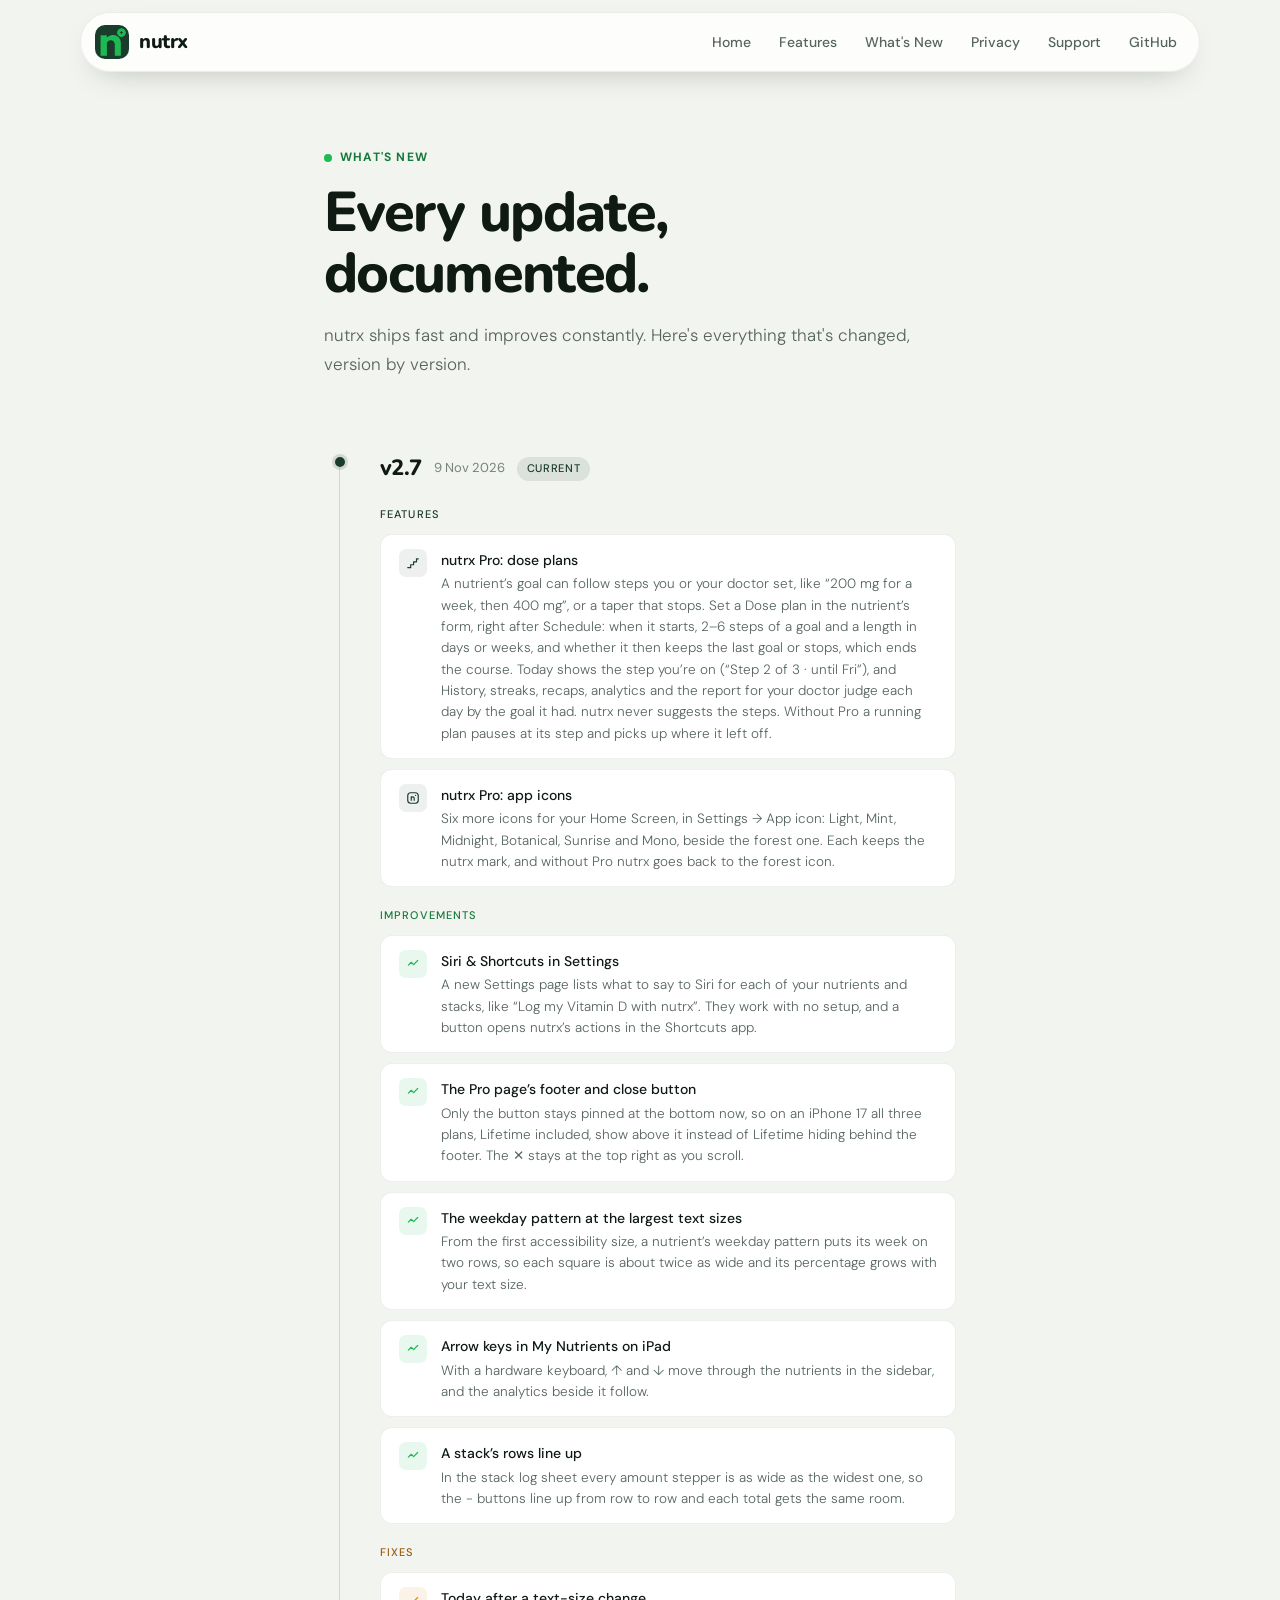
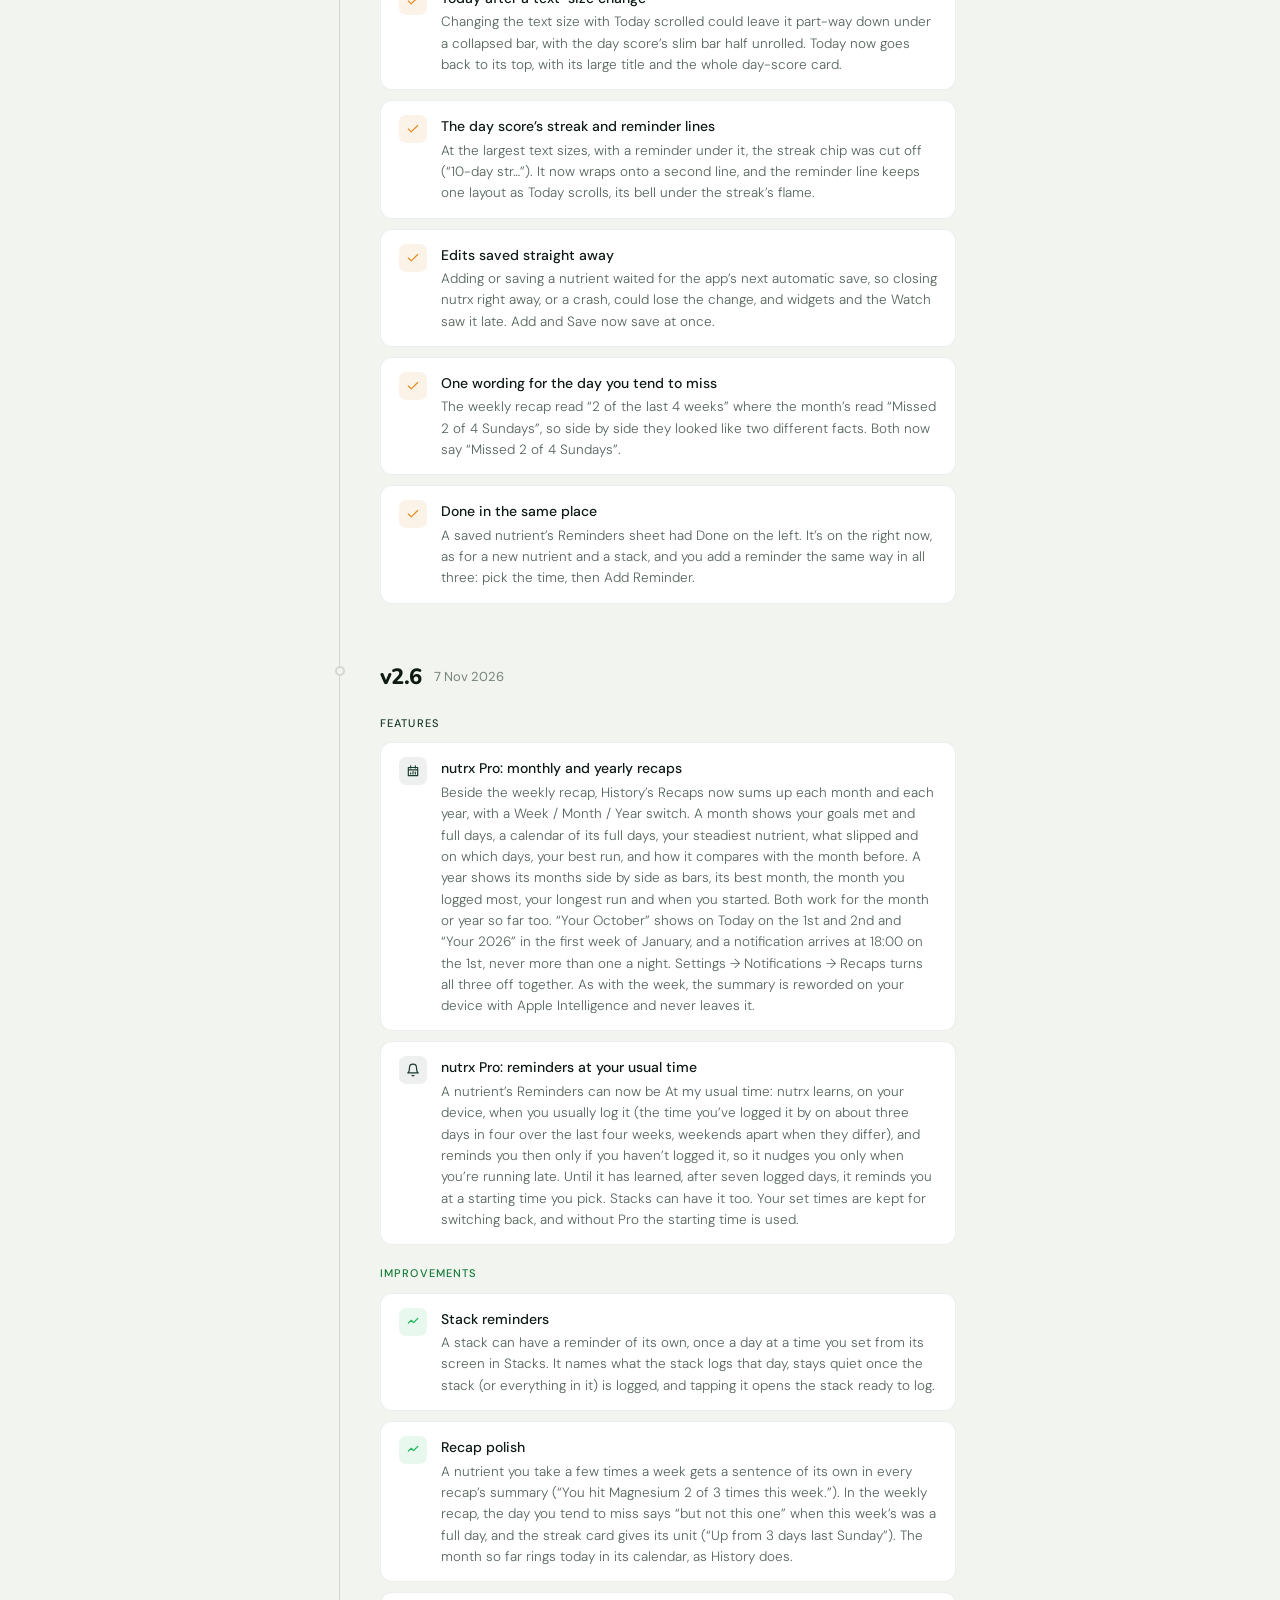
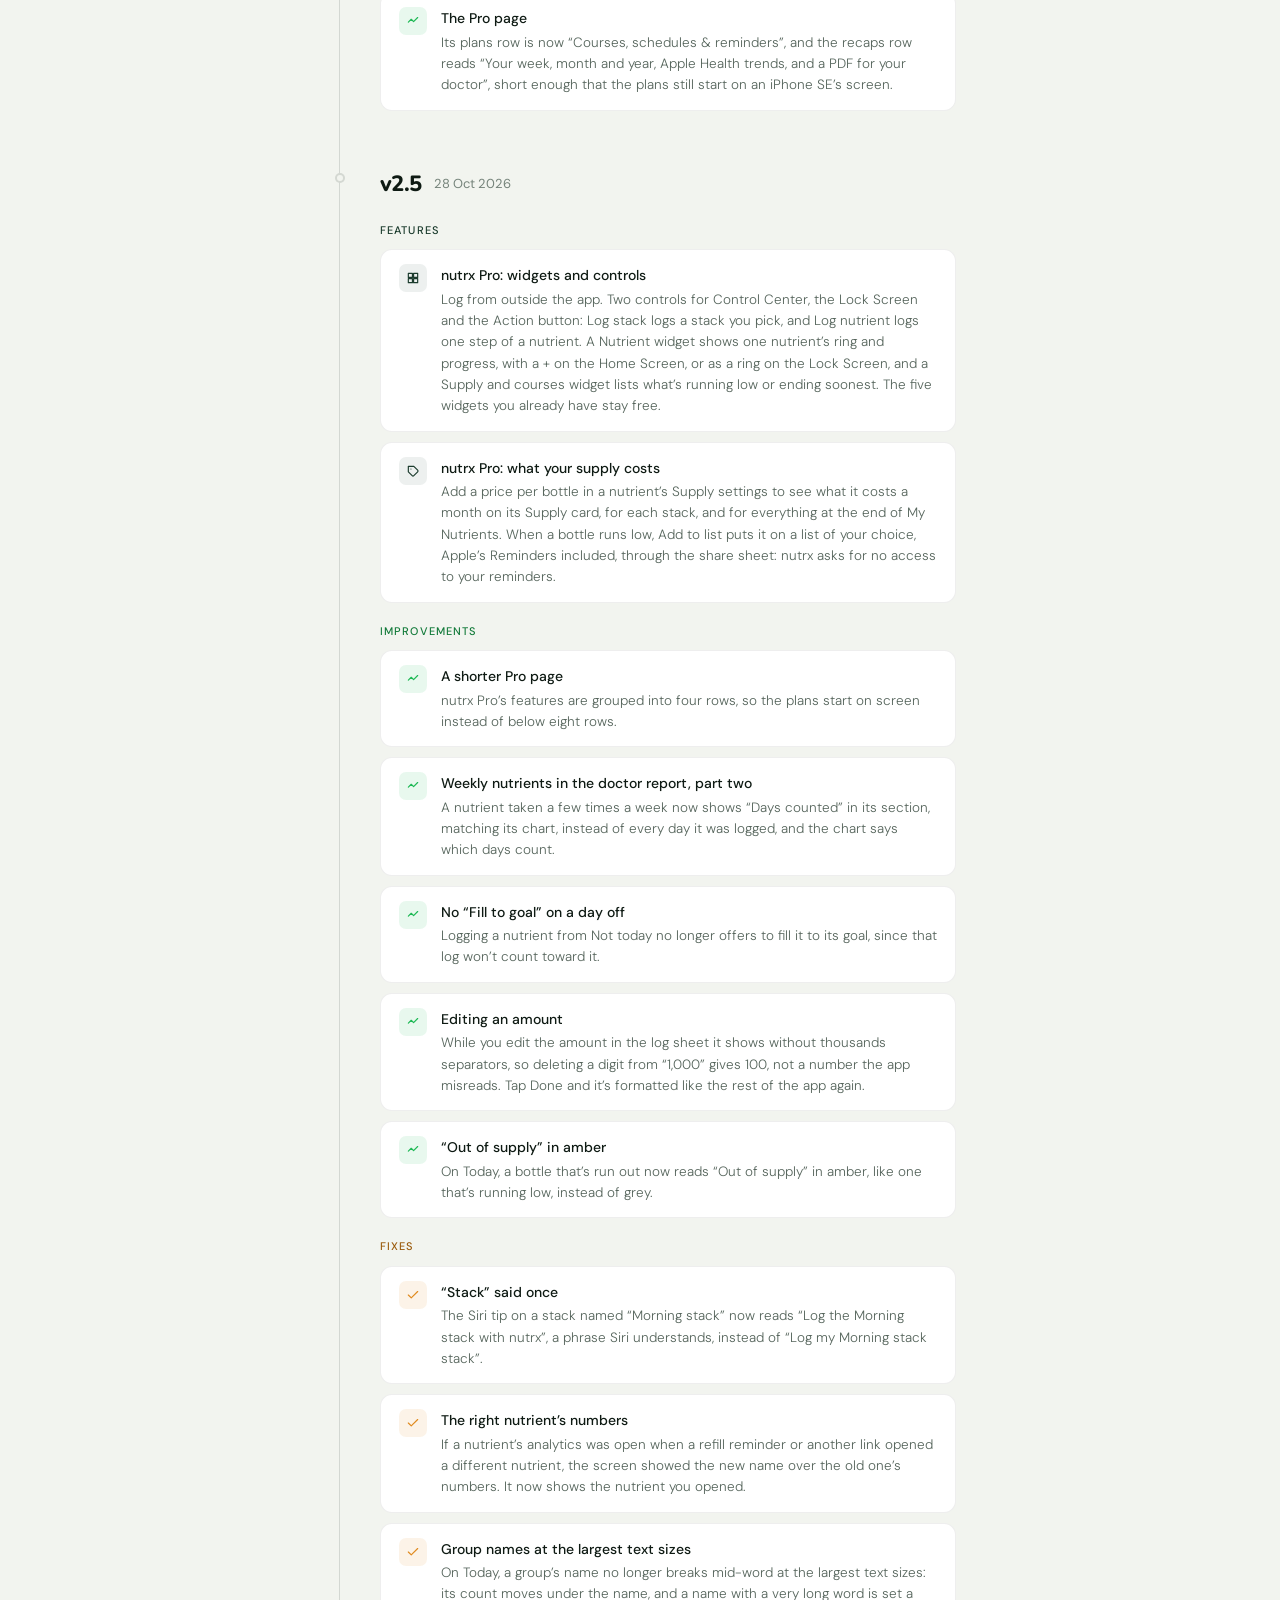
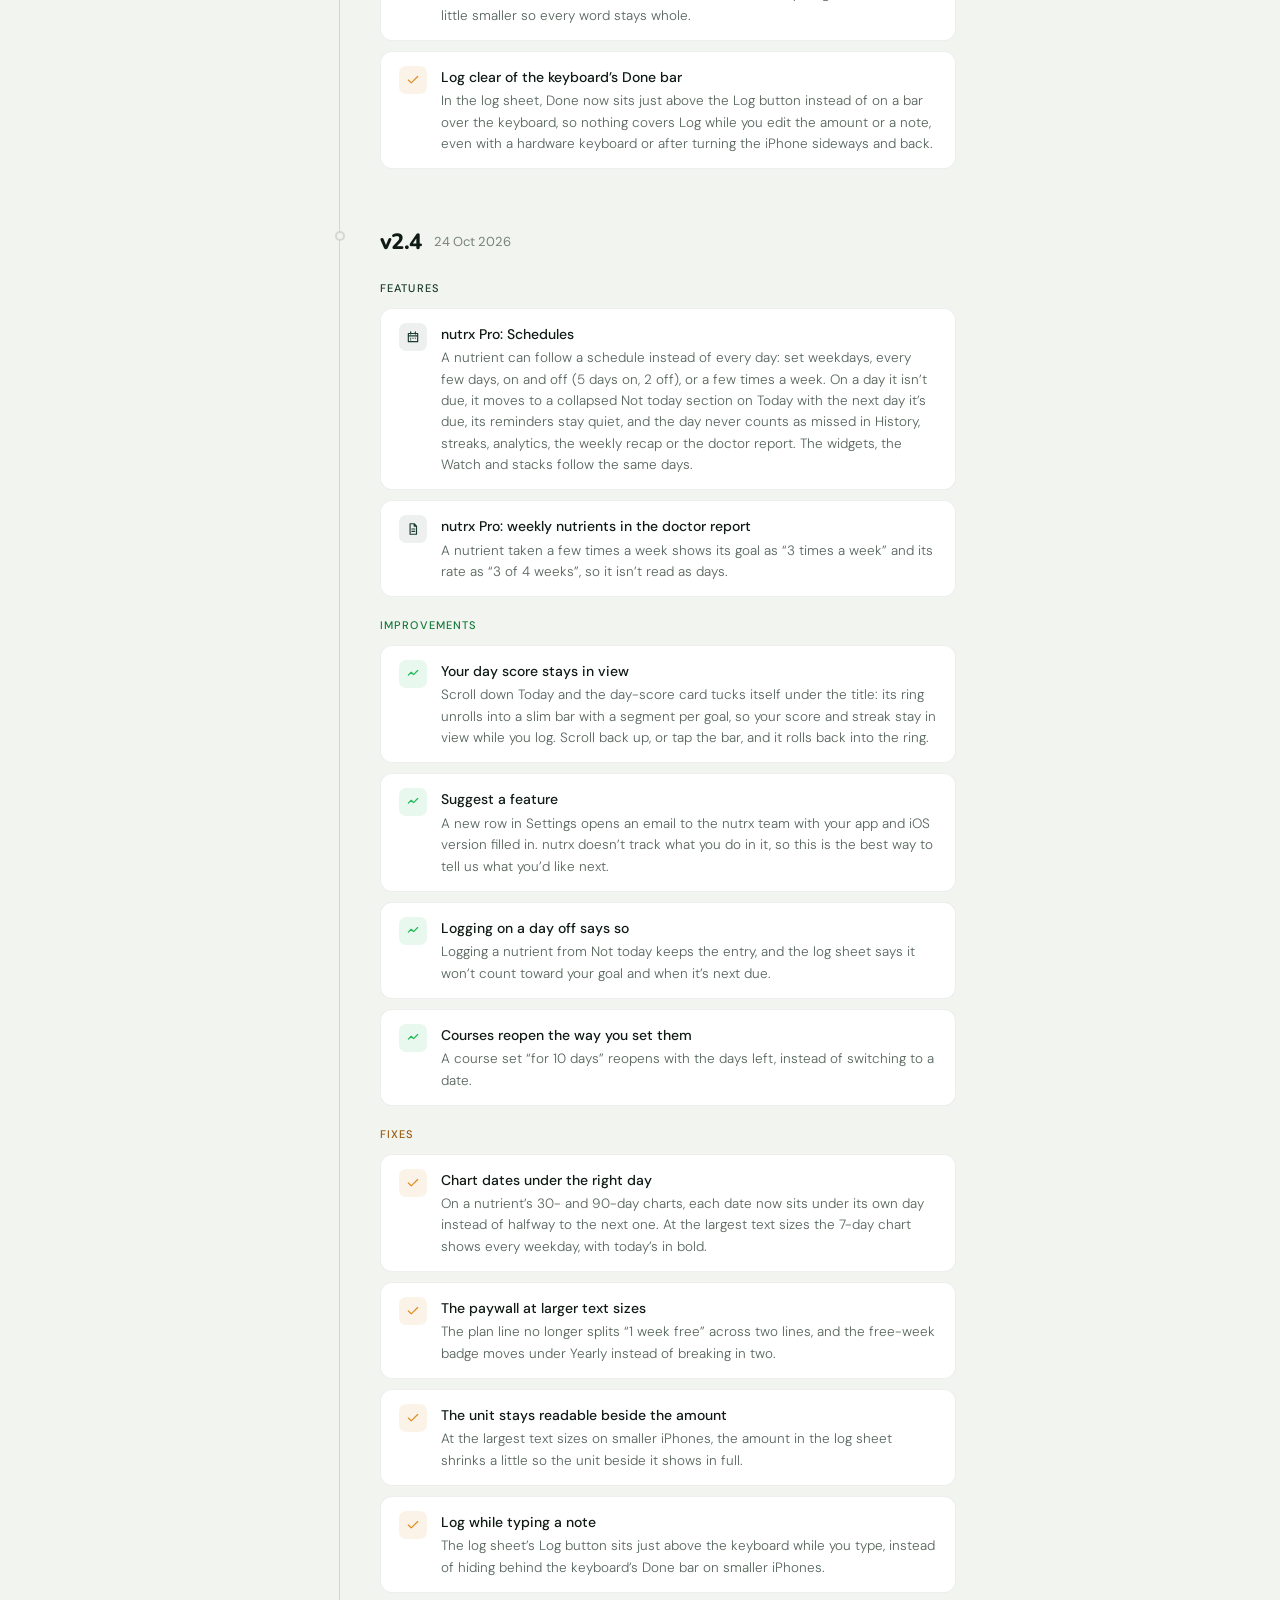
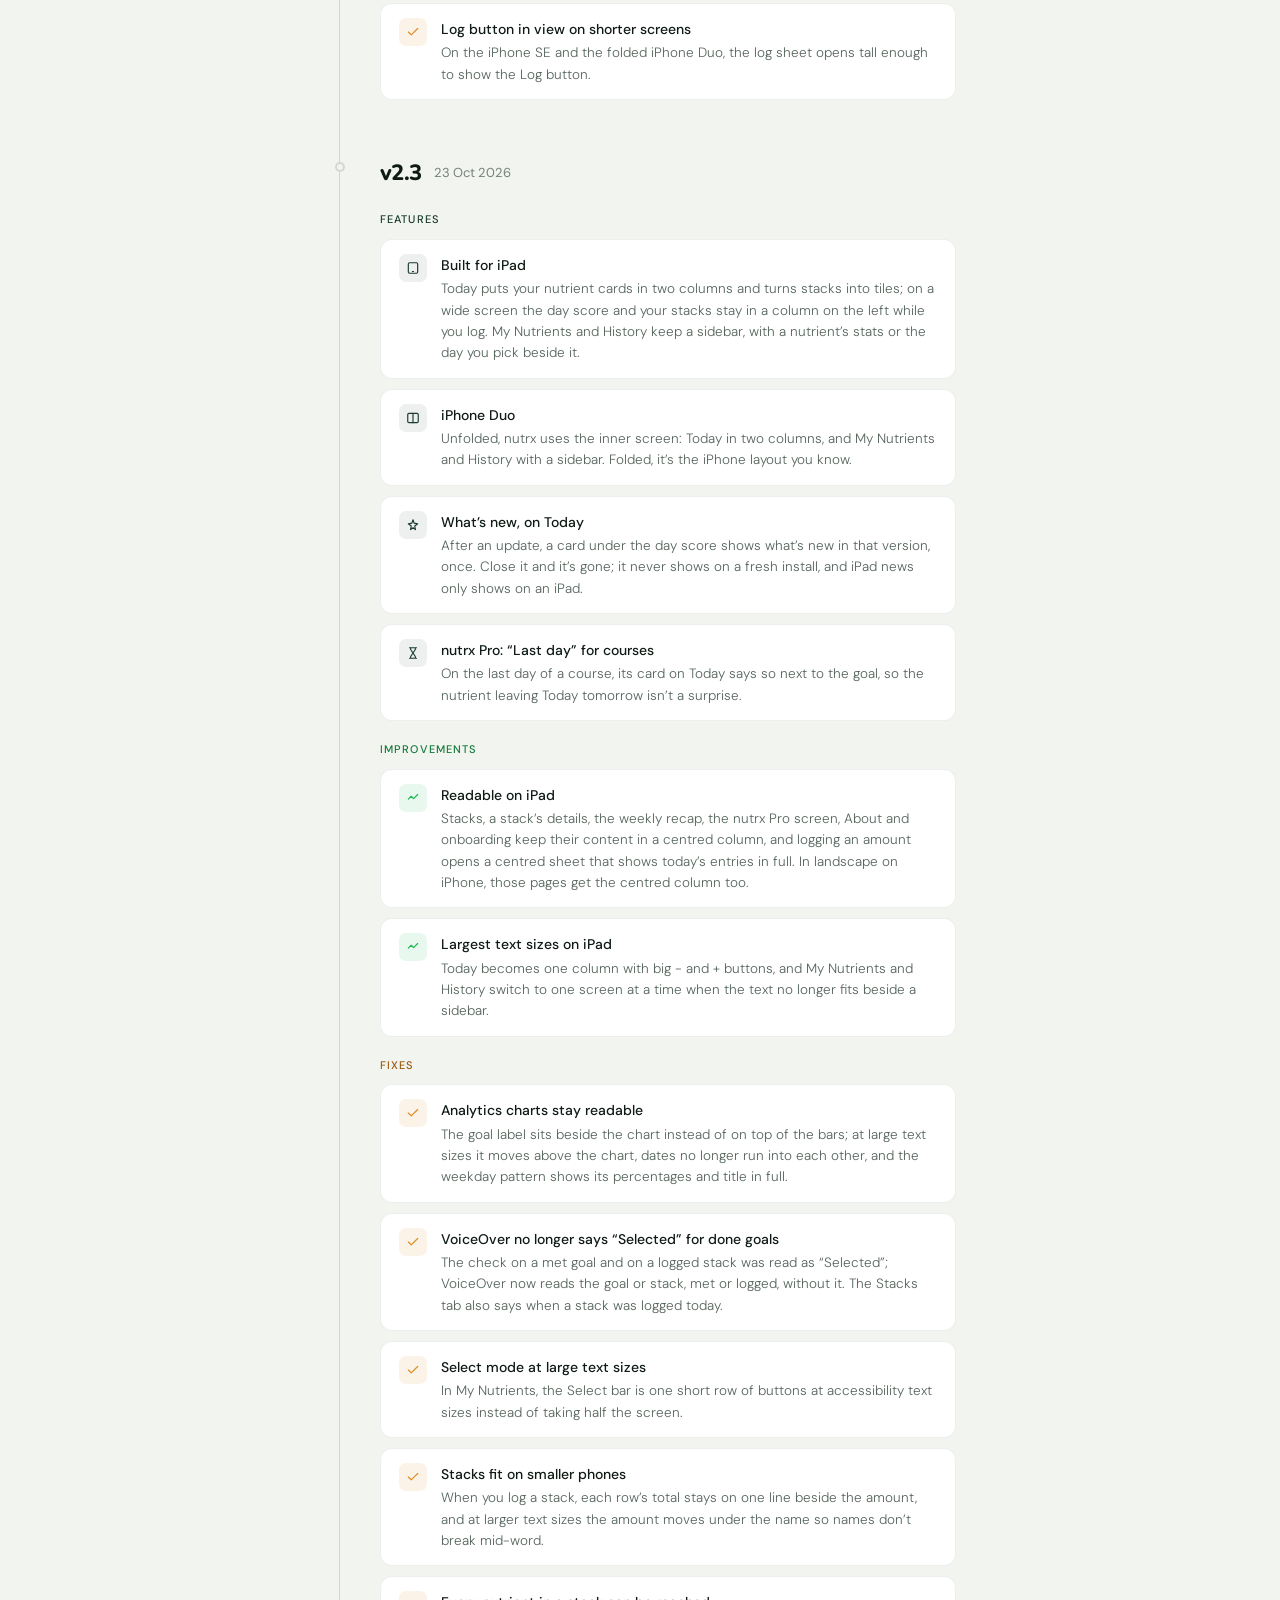
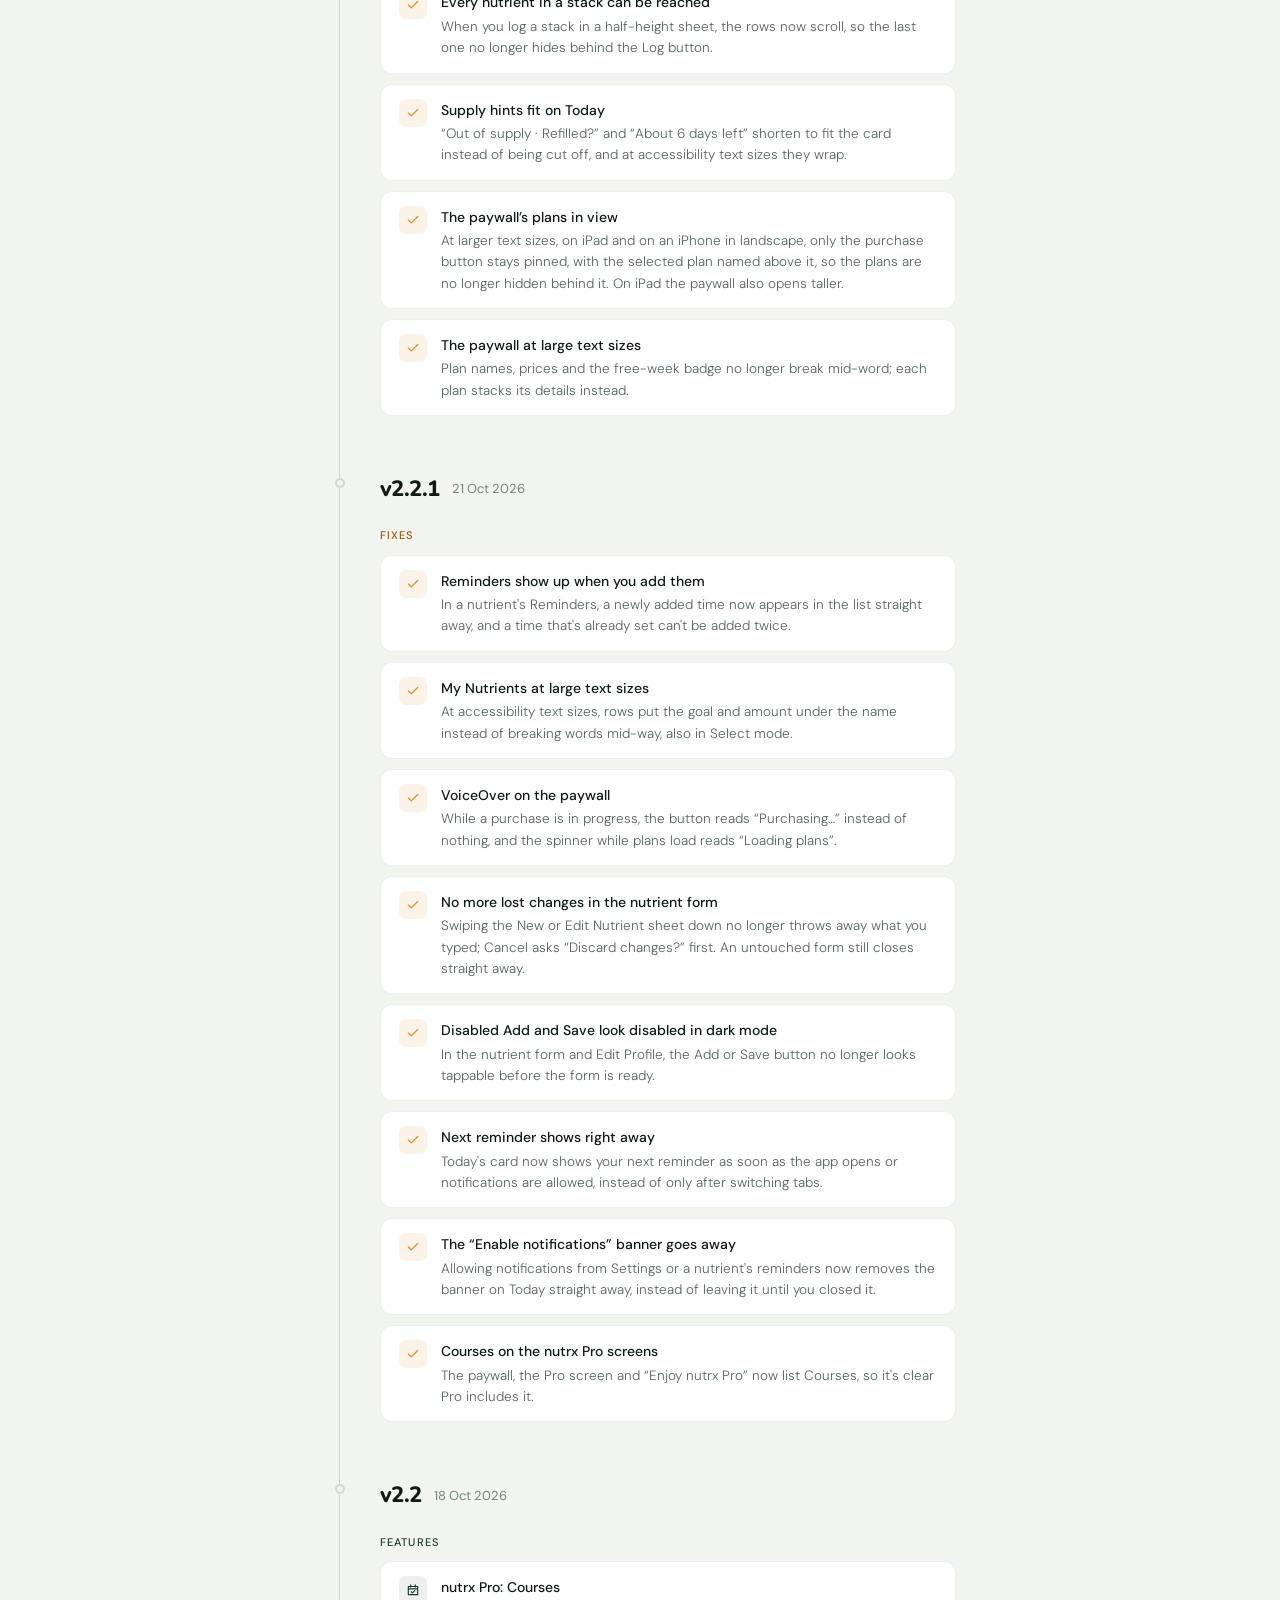
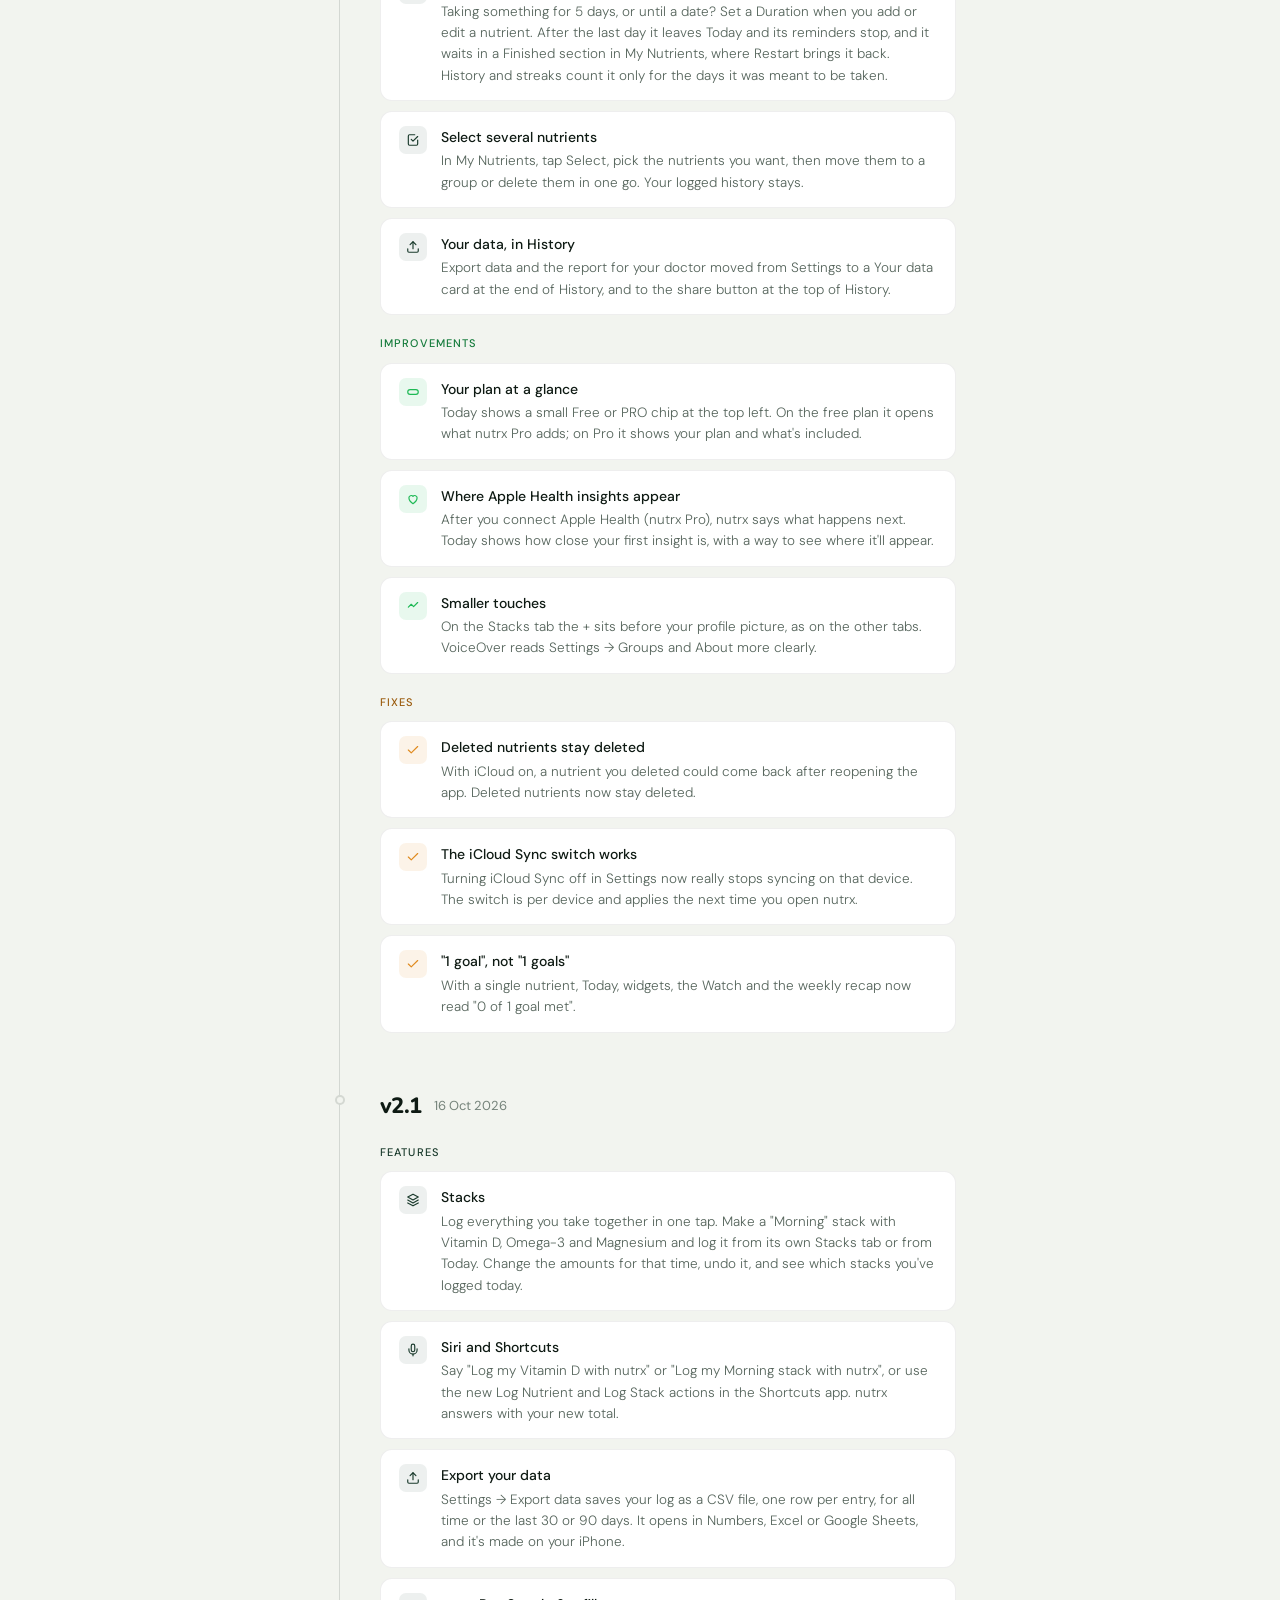
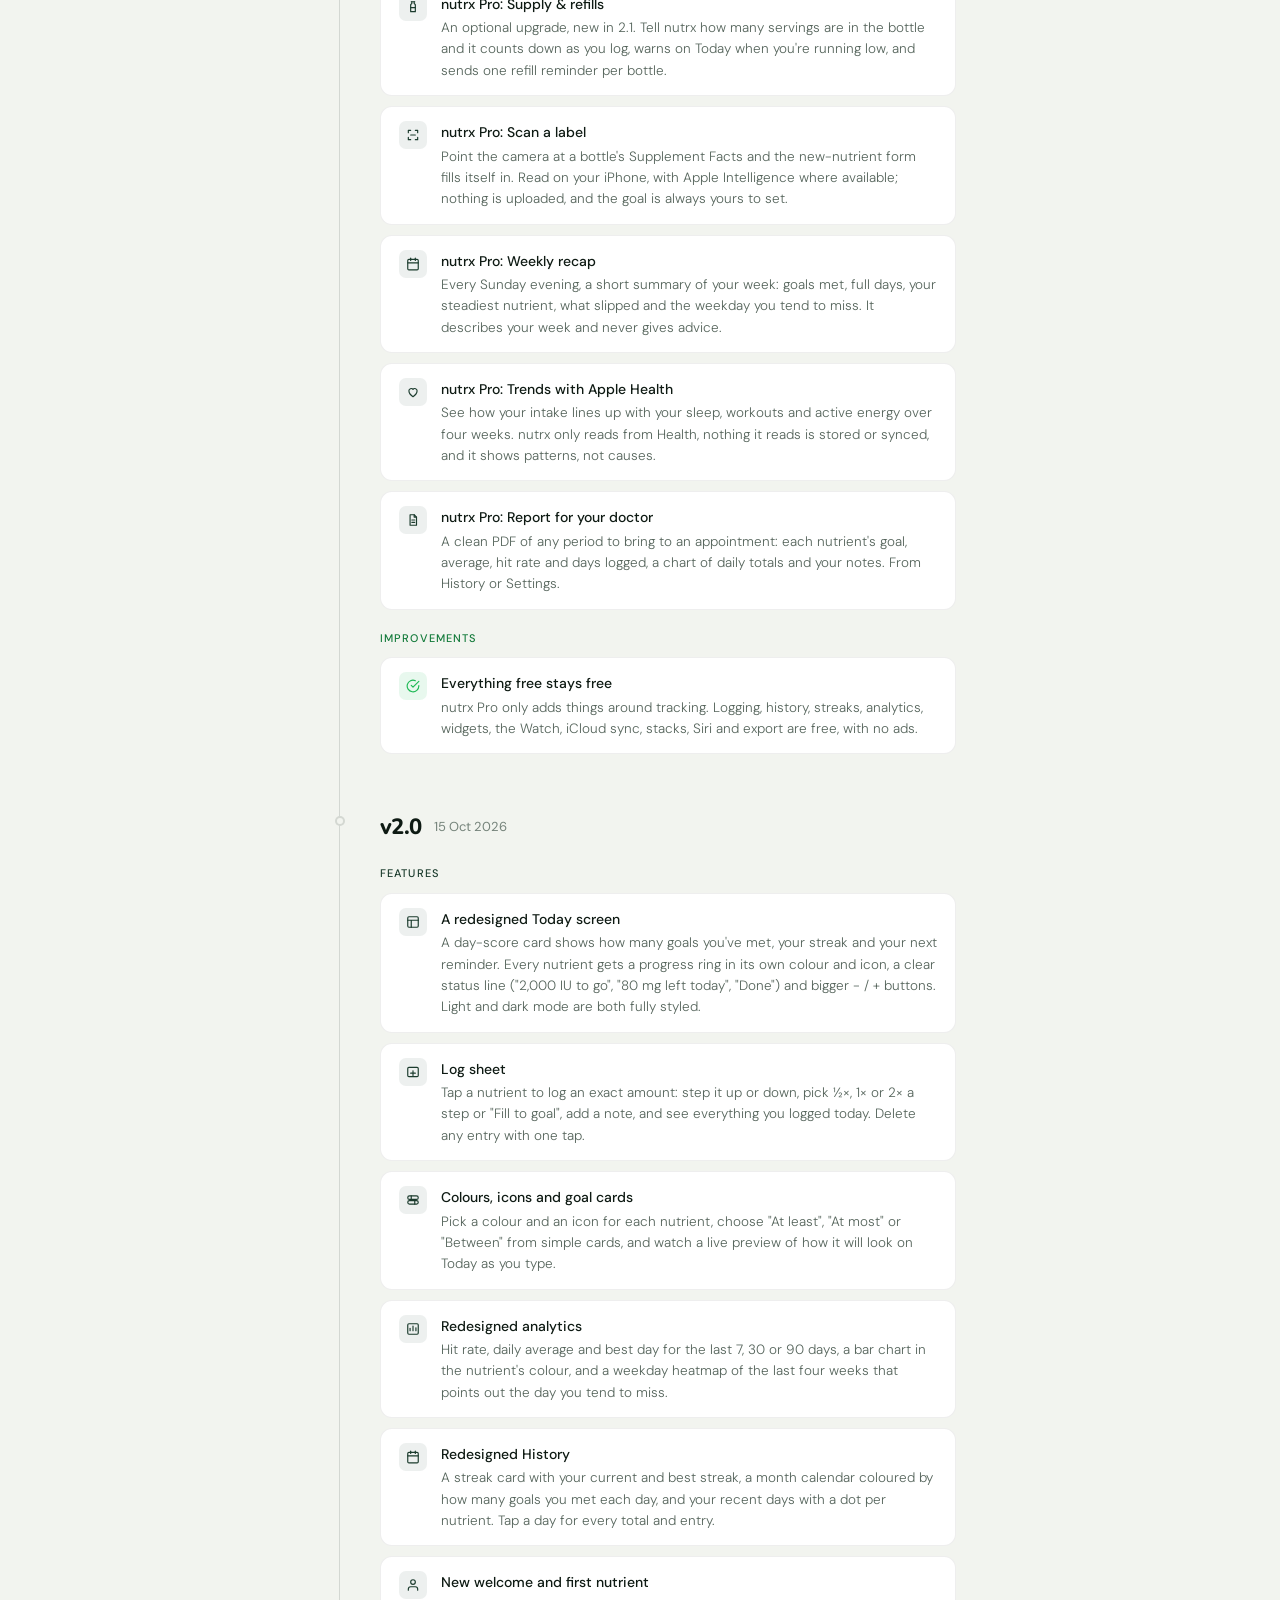
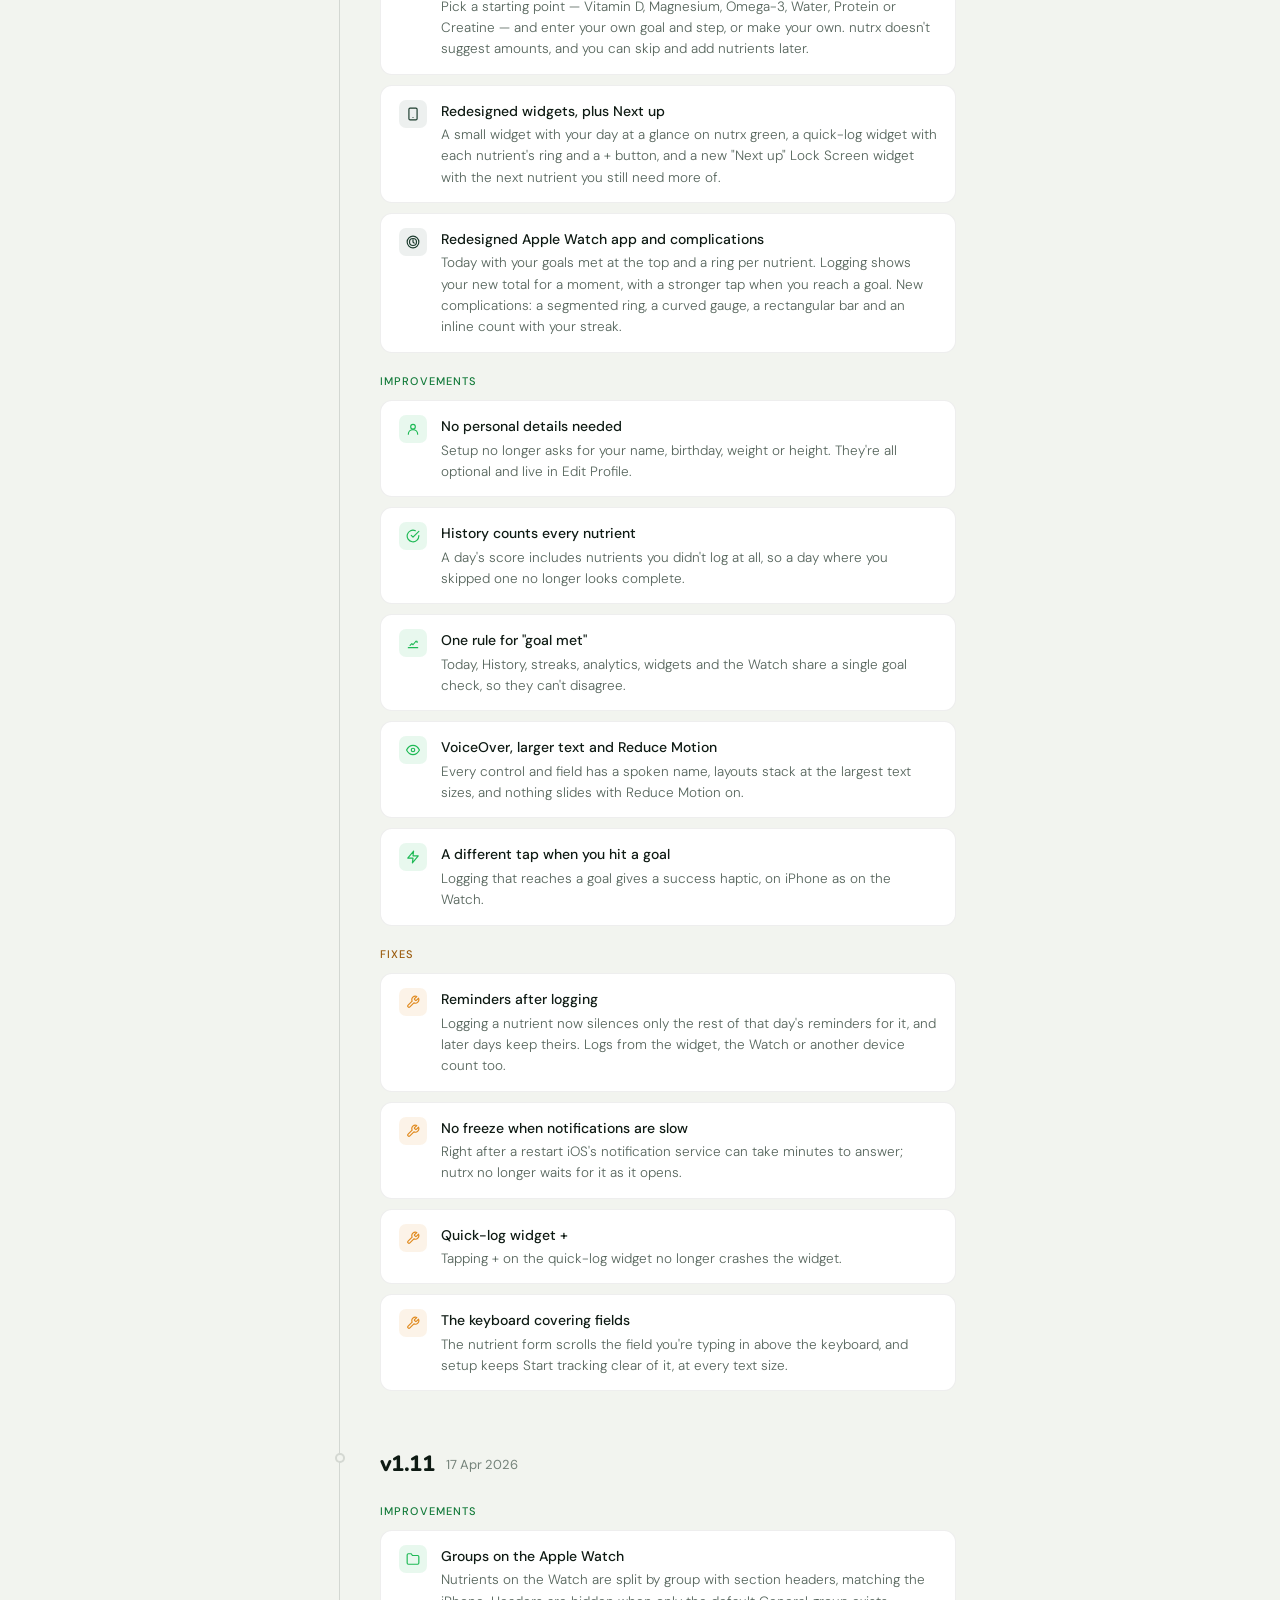
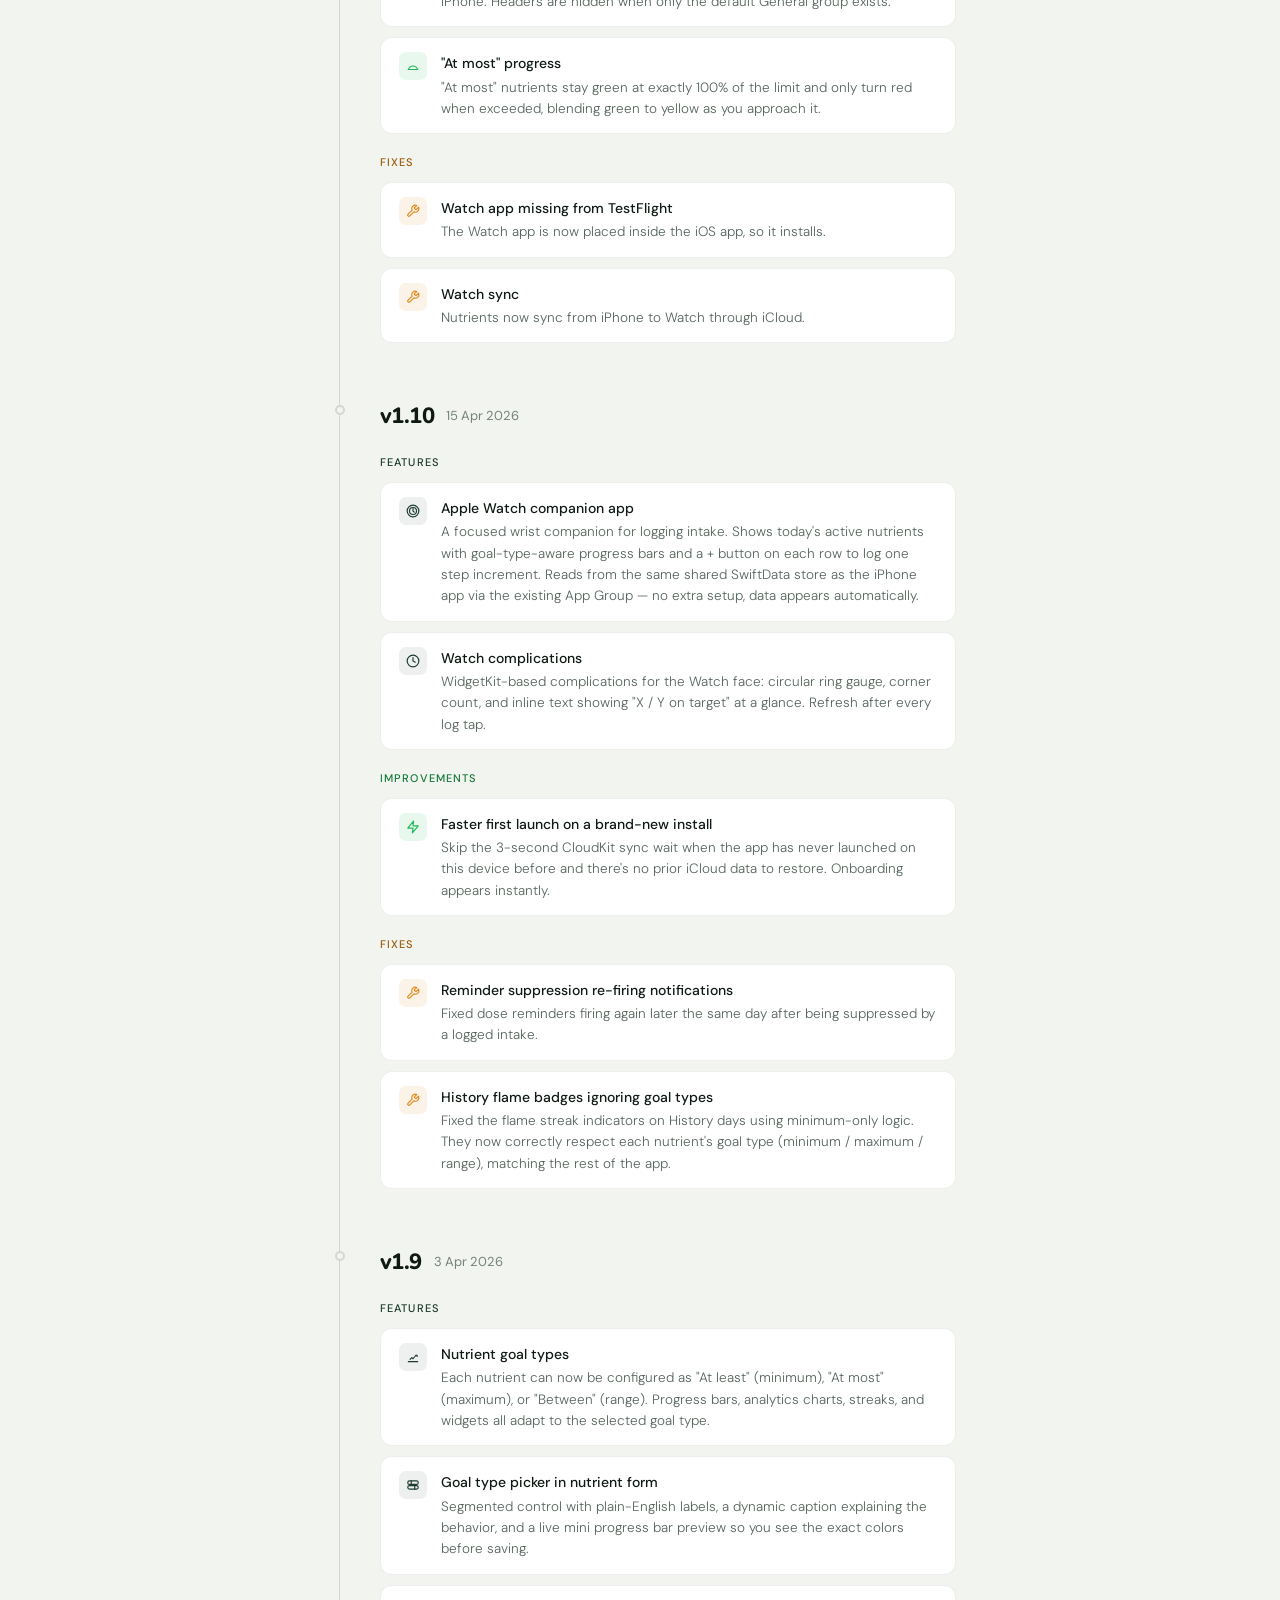
<file: changelog.html>
<!DOCTYPE html>
<html lang="en">
<head>
  <meta charset="UTF-8">
  <meta name="viewport" content="width=device-width, initial-scale=1.0">
  <title>nutrx Changelog — Release Notes, Updates &amp; New Features</title>
  <meta name="description" content="Read the nutrx changelog with release notes, new features, fixes, and product updates for the privacy-first nutrient tracker app.">
  <meta name="robots" content="index, follow, max-image-preview:large, max-snippet:-1, max-video-preview:-1">
  <meta name="theme-color" content="#F2F4EF">
  <meta name="apple-itunes-app" content="app-id=6760843478">
  <link rel="canonical" href="https://nutrx.nutrx-labs.com/changelog.html">
  <meta property="og:site_name" content="nutrx">
  <meta property="og:locale" content="en_US">
  <meta property="og:type" content="website">
  <meta property="og:title" content="nutrx Changelog — Release Notes, Updates &amp; New Features">
  <meta property="og:description" content="Read release notes, new features, fixes, and product updates for nutrx.">
  <meta property="og:url" content="https://nutrx.nutrx-labs.com/changelog.html">
  <meta property="og:image" content="https://nutrx.nutrx-labs.com/nutrx_icon_1024.png">
  <meta property="og:image:alt" content="nutrx app icon">
  <meta property="og:image:width" content="1024">
  <meta property="og:image:height" content="1024">
  <meta name="twitter:card" content="summary_large_image">
  <meta name="twitter:title" content="nutrx Changelog — Release Notes, Updates &amp; New Features">
  <meta name="twitter:description" content="Read release notes, new features, fixes, and product updates for nutrx.">
  <meta name="twitter:image" content="https://nutrx.nutrx-labs.com/nutrx_icon_1024.png">
  <link rel="icon" type="image/png" href="nutrx_icon_1024.png">
  <link rel="apple-touch-icon" href="nutrx_icon_1024.png">

  <link rel="preconnect" href="https://fonts.googleapis.com">
  <link rel="preconnect" href="https://fonts.gstatic.com" crossorigin>
  <link href="https://fonts.googleapis.com/css2?family=Nunito:wght@600;700;800&family=DM+Sans:opsz,wght@9..40,300;9..40,400;9..40,500;9..40,600&display=swap" rel="stylesheet">
  <link rel="stylesheet" href="assets/site.css">

  <style>
    .main { max-width: 680px; }

    .page-title {
      font-family: var(--display);
      font-size: clamp(38px, 6vw, 56px);
      font-weight: 800; line-height: 1.1;
      letter-spacing: -0.03em;
      margin-bottom: 16px;
    }

    .page-intro {
      font-size: 17px; font-weight: 300;
      color: var(--text-2); line-height: 1.72;
      margin-bottom: 72px;
    }

    /* ─── TIMELINE ─── */
    .timeline {
      position: relative;
      display: flex; flex-direction: column;
      gap: 0;
    }
    .timeline.timeline--status::before { display: none; }

    .timeline::before {
      content: '';
      position: absolute;
      left: 15px; top: 8px; bottom: 0;
      width: 1px;
      background: var(--border-med);
    }

    .timeline-status {
      background: var(--bg-white);
      border: 1px solid var(--border);
      border-radius: var(--r);
      padding: 24px 28px;
      box-shadow: 0 10px 30px rgba(0,0,0,0.04);
    }
    .timeline-status.loading {
      display: flex;
      align-items: center;
      gap: 16px;
    }
    .timeline-spinner {
      width: 24px;
      height: 24px;
      border: 2px solid rgba(27,59,45,0.14);
      border-top-color: var(--accent);
      border-radius: 50%;
      flex-shrink: 0;
      animation: spin 0.8s linear infinite;
    }
    .timeline-status-body { min-width: 0; }
    .timeline-status-title {
      font-family: var(--display);
      font-size: 24px;
      font-weight: 800;
      letter-spacing: -0.025em;
      margin-bottom: 8px;
    }
    .timeline-status-copy {
      font-size: 14.5px;
      font-weight: 300;
      color: var(--text-2);
      line-height: 1.7;
    }
    @keyframes spin {
      to { transform: rotate(360deg); }
    }

    /* ─── RELEASE ─── */
    .release {
      display: grid;
      grid-template-columns: 32px 1fr;
      gap: 0 24px;
      padding-bottom: 56px;
    }
    .release:last-child { padding-bottom: 0; }

    /* dot */
    .release-dot {
      width: 10px; height: 10px;
      border-radius: 50%;
      background: var(--bg);
      border: 2px solid var(--border-med);
      margin-top: 6px;
      position: relative;
      z-index: 1;
      justify-self: center;
      transition: border-color 0.2s;
    }
    .release.latest .release-dot {
      background: var(--accent);
      border-color: var(--accent);
      box-shadow: 0 0 0 3px rgba(27,59,45,0.15);
    }

    /* header */
    .release-header {
      display: flex; align-items: center;
      gap: 12px; margin-bottom: 20px;
      flex-wrap: wrap;
    }
    .release-version {
      font-family: var(--display);
      font-size: 22px; font-weight: 800;
      letter-spacing: -0.025em;
      color: var(--text);
    }
    .release-date {
      font-size: 13px; font-weight: 400;
      color: var(--text-3);
    }
    .release-badge {
      font-size: 11px; font-weight: 500;
      letter-spacing: 0.06em; text-transform: uppercase;
      padding: 3px 10px; border-radius: 100px;
    }
    .badge-latest {
      background: rgba(27,59,45,0.1);
      color: var(--accent);
    }

    /* groups */
    .change-groups {
      display: flex; flex-direction: column; gap: 20px;
    }

    .change-group-label {
      font-size: 11px; font-weight: 500;
      letter-spacing: 0.1em; text-transform: uppercase;
      margin-bottom: 10px;
    }
    .label-features { color: var(--accent); }
    .label-improvements { color: var(--green-ink); }
    .label-fixes { color: #9A5A0C; }

    .change-list {
      display: flex; flex-direction: column; gap: 10px;
    }

    .change-item {
      background: var(--bg-white);
      border: 1px solid var(--border);
      border-radius: 12px;
      padding: 14px 18px;
      display: flex; gap: 14px; align-items: flex-start;
    }

    .change-icon {
      width: 28px; height: 28px; flex-shrink: 0;
      border-radius: 7px;
      display: flex; align-items: center; justify-content: center;
    }
    .change-icon svg { width: 14px; height: 14px; }
    .icon-feature { background: rgba(27,59,45,0.08); }
    .icon-improvement { background: rgba(30,185,85,0.1); }
    .icon-fix { background: rgba(224,138,30,0.1); }

    .change-text { flex: 1; }
    .change-title {
      font-size: 14px; font-weight: 500;
      color: var(--text);
      margin-bottom: 2px;
    }
    .change-desc {
      font-size: 13.5px; font-weight: 300;
      color: var(--text-2); line-height: 1.58;
    }

    @media (max-width: 600px) {
      .timeline::before { left: 11px; }
      .release { grid-template-columns: 24px 1fr; gap: 0 16px; }
    }
  </style>
</head>
<body class="subpage">

<header class="nav nav--subpage nav--menu">
  <a href="/" class="nav-logo">
    <img src="nutrx_icon_1024.png" alt="nutrx">
    <span class="nav-logo-text">nutrx</span>
  </a>
  <div class="nav-right">
    <button class="nav-toggle" type="button" aria-expanded="false" aria-controls="site-menu" aria-label="Open menu">
      <span class="nav-toggle-box" aria-hidden="true">
        <span></span>
        <span></span>
        <span></span>
      </span>
    </button>
    <nav class="nav-links" aria-label="Primary" id="site-menu">
      <a href="/" class="nav-link">Home</a>
      <a href="features.html" class="nav-link">Features</a>
      <a href="changelog.html" class="nav-link">What's New</a>
      <a href="privacy.html" class="nav-link">Privacy</a>
      <a href="support.html" class="nav-link">Support</a>
      <a href="https://github.com/a7ex-turcan/nutrx" target="_blank" rel="noopener" class="nav-link">GitHub</a>
    </nav>
  </div>
</header>

<main class="main">

  <p class="page-eyebrow">What's New</p>
  <h1 class="page-title">Every update,<br>documented.</h1>
  <p class="page-intro">nutrx ships fast and improves constantly. Here's everything that's changed, version by version.</p>

  <div class="timeline" id="timeline">
    <div class="release latest">
      <div class="release-dot"></div>
      <div class="release-body">
        <div class="release-header">
          <span class="release-version">v2.7</span>
          <span class="release-date">9 Nov 2026</span>
          <span class="release-badge badge-latest">Current</span>
        </div>
        <div class="change-groups">
          <div>
            <p class="change-group-label label-features">Features</p>
            <div class="change-list">
              <div class="change-item">
                <div class="change-icon icon-feature">
                  <svg viewBox="0 0 24 24" fill="none" stroke="#1B3B2D" stroke-width="2" stroke-linecap="round" stroke-linejoin="round"><path d="M3 20h5v-5h5v-5h5V5h3"/></svg>
                </div>
                <div class="change-text">
                  <p class="change-title">nutrx Pro: dose plans</p>
                  <p class="change-desc">A nutrient’s goal can follow steps you or your doctor set, like “200 mg for a week, then 400 mg”, or a taper that stops. Set a Dose plan in the nutrient’s form, right after Schedule: when it starts, 2–6 steps of a goal and a length in days or weeks, and whether it then keeps the last goal or stops, which ends the course. Today shows the step you’re on (“Step 2 of 3 · until Fri”), and History, streaks, recaps, analytics and the report for your doctor judge each day by the goal it had. nutrx never suggests the steps. Without Pro a running plan pauses at its step and picks up where it left off.</p>
                </div>
              </div>
              <div class="change-item">
                <div class="change-icon icon-feature">
                  <svg viewBox="0 0 24 24" fill="none" stroke="#1B3B2D" stroke-width="2" stroke-linecap="round" stroke-linejoin="round"><path d="M8 3h8a5 5 0 0 1 5 5v8a5 5 0 0 1-5 5H8a5 5 0 0 1-5-5V8a5 5 0 0 1 5-5z"/><path d="M9 16v-6M9 12.5a2.5 2.5 0 0 1 5 0V16M16.5 7.5h.01"/></svg>
                </div>
                <div class="change-text">
                  <p class="change-title">nutrx Pro: app icons</p>
                  <p class="change-desc">Six more icons for your Home Screen, in Settings → App icon: Light, Mint, Midnight, Botanical, Sunrise and Mono, beside the forest one. Each keeps the nutrx mark, and without Pro nutrx goes back to the forest icon.</p>
                </div>
              </div>
            </div>
          </div>
          <div>
            <p class="change-group-label label-improvements">Improvements</p>
            <div class="change-list">
              <div class="change-item">
                <div class="change-icon icon-improvement">
                  <svg viewBox="0 0 24 24" fill="none" stroke="#1EB955" stroke-width="2" stroke-linecap="round" stroke-linejoin="round"><polyline points="4 14 9 9 13 13 20 6"/></svg>
                </div>
                <div class="change-text">
                  <p class="change-title">Siri &amp; Shortcuts in Settings</p>
                  <p class="change-desc">A new Settings page lists what to say to Siri for each of your nutrients and stacks, like “Log my Vitamin D with nutrx”. They work with no setup, and a button opens nutrx’s actions in the Shortcuts app.</p>
                </div>
              </div>
              <div class="change-item">
                <div class="change-icon icon-improvement">
                  <svg viewBox="0 0 24 24" fill="none" stroke="#1EB955" stroke-width="2" stroke-linecap="round" stroke-linejoin="round"><polyline points="4 14 9 9 13 13 20 6"/></svg>
                </div>
                <div class="change-text">
                  <p class="change-title">The Pro page’s footer and close button</p>
                  <p class="change-desc">Only the button stays pinned at the bottom now, so on an iPhone 17 all three plans, Lifetime included, show above it instead of Lifetime hiding behind the footer. The ✕ stays at the top right as you scroll.</p>
                </div>
              </div>
              <div class="change-item">
                <div class="change-icon icon-improvement">
                  <svg viewBox="0 0 24 24" fill="none" stroke="#1EB955" stroke-width="2" stroke-linecap="round" stroke-linejoin="round"><polyline points="4 14 9 9 13 13 20 6"/></svg>
                </div>
                <div class="change-text">
                  <p class="change-title">The weekday pattern at the largest text sizes</p>
                  <p class="change-desc">From the first accessibility size, a nutrient’s weekday pattern puts its week on two rows, so each square is about twice as wide and its percentage grows with your text size.</p>
                </div>
              </div>
              <div class="change-item">
                <div class="change-icon icon-improvement">
                  <svg viewBox="0 0 24 24" fill="none" stroke="#1EB955" stroke-width="2" stroke-linecap="round" stroke-linejoin="round"><polyline points="4 14 9 9 13 13 20 6"/></svg>
                </div>
                <div class="change-text">
                  <p class="change-title">Arrow keys in My Nutrients on iPad</p>
                  <p class="change-desc">With a hardware keyboard, ↑ and ↓ move through the nutrients in the sidebar, and the analytics beside it follow.</p>
                </div>
              </div>
              <div class="change-item">
                <div class="change-icon icon-improvement">
                  <svg viewBox="0 0 24 24" fill="none" stroke="#1EB955" stroke-width="2" stroke-linecap="round" stroke-linejoin="round"><polyline points="4 14 9 9 13 13 20 6"/></svg>
                </div>
                <div class="change-text">
                  <p class="change-title">A stack’s rows line up</p>
                  <p class="change-desc">In the stack log sheet every amount stepper is as wide as the widest one, so the − buttons line up from row to row and each total gets the same room.</p>
                </div>
              </div>
            </div>
          </div>
          <div>
            <p class="change-group-label label-fixes">Fixes</p>
            <div class="change-list">
              <div class="change-item">
                <div class="change-icon icon-fix">
                  <svg viewBox="0 0 24 24" fill="none" stroke="#E08A1E" stroke-width="2" stroke-linecap="round" stroke-linejoin="round"><path d="M20 6L9 17l-5-5"/></svg>
                </div>
                <div class="change-text">
                  <p class="change-title">Today after a text-size change</p>
                  <p class="change-desc">Changing the text size with Today scrolled could leave it part-way down under a collapsed bar, with the day score’s slim bar half unrolled. Today now goes back to its top, with its large title and the whole day-score card.</p>
                </div>
              </div>
              <div class="change-item">
                <div class="change-icon icon-fix">
                  <svg viewBox="0 0 24 24" fill="none" stroke="#E08A1E" stroke-width="2" stroke-linecap="round" stroke-linejoin="round"><path d="M20 6L9 17l-5-5"/></svg>
                </div>
                <div class="change-text">
                  <p class="change-title">The day score’s streak and reminder lines</p>
                  <p class="change-desc">At the largest text sizes, with a reminder under it, the streak chip was cut off (“10-day str…”). It now wraps onto a second line, and the reminder line keeps one layout as Today scrolls, its bell under the streak’s flame.</p>
                </div>
              </div>
              <div class="change-item">
                <div class="change-icon icon-fix">
                  <svg viewBox="0 0 24 24" fill="none" stroke="#E08A1E" stroke-width="2" stroke-linecap="round" stroke-linejoin="round"><path d="M20 6L9 17l-5-5"/></svg>
                </div>
                <div class="change-text">
                  <p class="change-title">Edits saved straight away</p>
                  <p class="change-desc">Adding or saving a nutrient waited for the app’s next automatic save, so closing nutrx right away, or a crash, could lose the change, and widgets and the Watch saw it late. Add and Save now save at once.</p>
                </div>
              </div>
              <div class="change-item">
                <div class="change-icon icon-fix">
                  <svg viewBox="0 0 24 24" fill="none" stroke="#E08A1E" stroke-width="2" stroke-linecap="round" stroke-linejoin="round"><path d="M20 6L9 17l-5-5"/></svg>
                </div>
                <div class="change-text">
                  <p class="change-title">One wording for the day you tend to miss</p>
                  <p class="change-desc">The weekly recap read “2 of the last 4 weeks” where the month’s read “Missed 2 of 4 Sundays”, so side by side they looked like two different facts. Both now say “Missed 2 of 4 Sundays”.</p>
                </div>
              </div>
              <div class="change-item">
                <div class="change-icon icon-fix">
                  <svg viewBox="0 0 24 24" fill="none" stroke="#E08A1E" stroke-width="2" stroke-linecap="round" stroke-linejoin="round"><path d="M20 6L9 17l-5-5"/></svg>
                </div>
                <div class="change-text">
                  <p class="change-title">Done in the same place</p>
                  <p class="change-desc">A saved nutrient’s Reminders sheet had Done on the left. It’s on the right now, as for a new nutrient and a stack, and you add a reminder the same way in all three: pick the time, then Add Reminder.</p>
                </div>
              </div>
            </div>
          </div>
        </div>
      </div>
    </div>
    <div class="release">
      <div class="release-dot"></div>
      <div class="release-body">
        <div class="release-header">
          <span class="release-version">v2.6</span>
          <span class="release-date">7 Nov 2026</span>
        </div>
        <div class="change-groups">
          <div>
            <p class="change-group-label label-features">Features</p>
            <div class="change-list">
              <div class="change-item">
                <div class="change-icon icon-feature">
                  <svg viewBox="0 0 24 24" fill="none" stroke="#1B3B2D" stroke-width="2" stroke-linecap="round" stroke-linejoin="round"><path d="M4 6h16v14H4zM4 10h16M8 3v4M16 3v4"/><path d="M8 17v-2M12 17v-4M16 17v-3"/></svg>
                </div>
                <div class="change-text">
                  <p class="change-title">nutrx Pro: monthly and yearly recaps</p>
                  <p class="change-desc">Beside the weekly recap, History’s Recaps now sums up each month and each year, with a Week / Month / Year switch. A month shows your goals met and full days, a calendar of its full days, your steadiest nutrient, what slipped and on which days, your best run, and how it compares with the month before. A year shows its months side by side as bars, its best month, the month you logged most, your longest run and when you started. Both work for the month or year so far too. “Your October” shows on Today on the 1st and 2nd and “Your 2026” in the first week of January, and a notification arrives at 18:00 on the 1st, never more than one a night. Settings → Notifications → Recaps turns all three off together. As with the week, the summary is reworded on your device with Apple Intelligence and never leaves it.</p>
                </div>
              </div>
              <div class="change-item">
                <div class="change-icon icon-feature">
                  <svg viewBox="0 0 24 24" fill="none" stroke="#1B3B2D" stroke-width="2" stroke-linecap="round" stroke-linejoin="round"><path d="M18 8A6 6 0 0 0 6 8c0 7-3 9-3 9h18s-3-2-3-9"/><path d="M13.73 21a2 2 0 0 1-3.46 0"/></svg>
                </div>
                <div class="change-text">
                  <p class="change-title">nutrx Pro: reminders at your usual time</p>
                  <p class="change-desc">A nutrient’s Reminders can now be At my usual time: nutrx learns, on your device, when you usually log it (the time you’ve logged it by on about three days in four over the last four weeks, weekends apart when they differ), and reminds you then only if you haven’t logged it, so it nudges you only when you’re running late. Until it has learned, after seven logged days, it reminds you at a starting time you pick. Stacks can have it too. Your set times are kept for switching back, and without Pro the starting time is used.</p>
                </div>
              </div>
            </div>
          </div>
          <div>
            <p class="change-group-label label-improvements">Improvements</p>
            <div class="change-list">
              <div class="change-item">
                <div class="change-icon icon-improvement">
                  <svg viewBox="0 0 24 24" fill="none" stroke="#1EB955" stroke-width="2" stroke-linecap="round" stroke-linejoin="round"><polyline points="4 14 9 9 13 13 20 6"/></svg>
                </div>
                <div class="change-text">
                  <p class="change-title">Stack reminders</p>
                  <p class="change-desc">A stack can have a reminder of its own, once a day at a time you set from its screen in Stacks. It names what the stack logs that day, stays quiet once the stack (or everything in it) is logged, and tapping it opens the stack ready to log.</p>
                </div>
              </div>
              <div class="change-item">
                <div class="change-icon icon-improvement">
                  <svg viewBox="0 0 24 24" fill="none" stroke="#1EB955" stroke-width="2" stroke-linecap="round" stroke-linejoin="round"><polyline points="4 14 9 9 13 13 20 6"/></svg>
                </div>
                <div class="change-text">
                  <p class="change-title">Recap polish</p>
                  <p class="change-desc">A nutrient you take a few times a week gets a sentence of its own in every recap’s summary (“You hit Magnesium 2 of 3 times this week.”). In the weekly recap, the day you tend to miss says “but not this one” when this week’s was a full day, and the streak card gives its unit (“Up from 3 days last Sunday”). The month so far rings today in its calendar, as History does.</p>
                </div>
              </div>
              <div class="change-item">
                <div class="change-icon icon-improvement">
                  <svg viewBox="0 0 24 24" fill="none" stroke="#1EB955" stroke-width="2" stroke-linecap="round" stroke-linejoin="round"><polyline points="4 14 9 9 13 13 20 6"/></svg>
                </div>
                <div class="change-text">
                  <p class="change-title">The Pro page</p>
                  <p class="change-desc">Its plans row is now “Courses, schedules &amp; reminders”, and the recaps row reads “Your week, month and year, Apple Health trends, and a PDF for your doctor”, short enough that the plans still start on an iPhone SE’s screen.</p>
                </div>
              </div>
            </div>
          </div>
        </div>
      </div>
    </div>
    <div class="release">
      <div class="release-dot"></div>
      <div class="release-body">
        <div class="release-header">
          <span class="release-version">v2.5</span>
          <span class="release-date">28 Oct 2026</span>
        </div>
        <div class="change-groups">
          <div>
            <p class="change-group-label label-features">Features</p>
            <div class="change-list">
              <div class="change-item">
                <div class="change-icon icon-feature">
                  <svg viewBox="0 0 24 24" fill="none" stroke="#1B3B2D" stroke-width="2" stroke-linecap="round" stroke-linejoin="round"><path d="M4 4h7v7H4zM13 4h7v7h-7zM4 13h7v7H4zM13 13h7v7h-7z"/></svg>
                </div>
                <div class="change-text">
                  <p class="change-title">nutrx Pro: widgets and controls</p>
                  <p class="change-desc">Log from outside the app. Two controls for Control Center, the Lock Screen and the Action button: Log stack logs a stack you pick, and Log nutrient logs one step of a nutrient. A Nutrient widget shows one nutrient’s ring and progress, with a + on the Home Screen, or as a ring on the Lock Screen, and a Supply and courses widget lists what’s running low or ending soonest. The five widgets you already have stay free.</p>
                </div>
              </div>
              <div class="change-item">
                <div class="change-icon icon-feature">
                  <svg viewBox="0 0 24 24" fill="none" stroke="#1B3B2D" stroke-width="2" stroke-linecap="round" stroke-linejoin="round"><path d="M20 13.4l-6.6 6.6a2 2 0 0 1-2.8 0L4 13.4V4h9.4l6.6 6.6a2 2 0 0 1 0 2.8z"/><path d="M8.5 8.5h.01"/></svg>
                </div>
                <div class="change-text">
                  <p class="change-title">nutrx Pro: what your supply costs</p>
                  <p class="change-desc">Add a price per bottle in a nutrient’s Supply settings to see what it costs a month on its Supply card, for each stack, and for everything at the end of My Nutrients. When a bottle runs low, Add to list puts it on a list of your choice, Apple’s Reminders included, through the share sheet: nutrx asks for no access to your reminders.</p>
                </div>
              </div>
            </div>
          </div>
          <div>
            <p class="change-group-label label-improvements">Improvements</p>
            <div class="change-list">
              <div class="change-item">
                <div class="change-icon icon-improvement">
                  <svg viewBox="0 0 24 24" fill="none" stroke="#1EB955" stroke-width="2" stroke-linecap="round" stroke-linejoin="round"><polyline points="4 14 9 9 13 13 20 6"/></svg>
                </div>
                <div class="change-text">
                  <p class="change-title">A shorter Pro page</p>
                  <p class="change-desc">nutrx Pro’s features are grouped into four rows, so the plans start on screen instead of below eight rows.</p>
                </div>
              </div>
              <div class="change-item">
                <div class="change-icon icon-improvement">
                  <svg viewBox="0 0 24 24" fill="none" stroke="#1EB955" stroke-width="2" stroke-linecap="round" stroke-linejoin="round"><polyline points="4 14 9 9 13 13 20 6"/></svg>
                </div>
                <div class="change-text">
                  <p class="change-title">Weekly nutrients in the doctor report, part two</p>
                  <p class="change-desc">A nutrient taken a few times a week now shows “Days counted” in its section, matching its chart, instead of every day it was logged, and the chart says which days count.</p>
                </div>
              </div>
              <div class="change-item">
                <div class="change-icon icon-improvement">
                  <svg viewBox="0 0 24 24" fill="none" stroke="#1EB955" stroke-width="2" stroke-linecap="round" stroke-linejoin="round"><polyline points="4 14 9 9 13 13 20 6"/></svg>
                </div>
                <div class="change-text">
                  <p class="change-title">No “Fill to goal” on a day off</p>
                  <p class="change-desc">Logging a nutrient from Not today no longer offers to fill it to its goal, since that log won’t count toward it.</p>
                </div>
              </div>
              <div class="change-item">
                <div class="change-icon icon-improvement">
                  <svg viewBox="0 0 24 24" fill="none" stroke="#1EB955" stroke-width="2" stroke-linecap="round" stroke-linejoin="round"><polyline points="4 14 9 9 13 13 20 6"/></svg>
                </div>
                <div class="change-text">
                  <p class="change-title">Editing an amount</p>
                  <p class="change-desc">While you edit the amount in the log sheet it shows without thousands separators, so deleting a digit from “1,000” gives 100, not a number the app misreads. Tap Done and it’s formatted like the rest of the app again.</p>
                </div>
              </div>
              <div class="change-item">
                <div class="change-icon icon-improvement">
                  <svg viewBox="0 0 24 24" fill="none" stroke="#1EB955" stroke-width="2" stroke-linecap="round" stroke-linejoin="round"><polyline points="4 14 9 9 13 13 20 6"/></svg>
                </div>
                <div class="change-text">
                  <p class="change-title">“Out of supply” in amber</p>
                  <p class="change-desc">On Today, a bottle that’s run out now reads “Out of supply” in amber, like one that’s running low, instead of grey.</p>
                </div>
              </div>
            </div>
          </div>
          <div>
            <p class="change-group-label label-fixes">Fixes</p>
            <div class="change-list">
              <div class="change-item">
                <div class="change-icon icon-fix">
                  <svg viewBox="0 0 24 24" fill="none" stroke="#E08A1E" stroke-width="2" stroke-linecap="round" stroke-linejoin="round"><path d="M20 6L9 17l-5-5"/></svg>
                </div>
                <div class="change-text">
                  <p class="change-title">“Stack” said once</p>
                  <p class="change-desc">The Siri tip on a stack named “Morning stack” now reads “Log the Morning stack with nutrx”, a phrase Siri understands, instead of “Log my Morning stack stack”.</p>
                </div>
              </div>
              <div class="change-item">
                <div class="change-icon icon-fix">
                  <svg viewBox="0 0 24 24" fill="none" stroke="#E08A1E" stroke-width="2" stroke-linecap="round" stroke-linejoin="round"><path d="M20 6L9 17l-5-5"/></svg>
                </div>
                <div class="change-text">
                  <p class="change-title">The right nutrient’s numbers</p>
                  <p class="change-desc">If a nutrient’s analytics was open when a refill reminder or another link opened a different nutrient, the screen showed the new name over the old one’s numbers. It now shows the nutrient you opened.</p>
                </div>
              </div>
              <div class="change-item">
                <div class="change-icon icon-fix">
                  <svg viewBox="0 0 24 24" fill="none" stroke="#E08A1E" stroke-width="2" stroke-linecap="round" stroke-linejoin="round"><path d="M20 6L9 17l-5-5"/></svg>
                </div>
                <div class="change-text">
                  <p class="change-title">Group names at the largest text sizes</p>
                  <p class="change-desc">On Today, a group’s name no longer breaks mid-word at the largest text sizes: its count moves under the name, and a name with a very long word is set a little smaller so every word stays whole.</p>
                </div>
              </div>
              <div class="change-item">
                <div class="change-icon icon-fix">
                  <svg viewBox="0 0 24 24" fill="none" stroke="#E08A1E" stroke-width="2" stroke-linecap="round" stroke-linejoin="round"><path d="M20 6L9 17l-5-5"/></svg>
                </div>
                <div class="change-text">
                  <p class="change-title">Log clear of the keyboard’s Done bar</p>
                  <p class="change-desc">In the log sheet, Done now sits just above the Log button instead of on a bar over the keyboard, so nothing covers Log while you edit the amount or a note, even with a hardware keyboard or after turning the iPhone sideways and back.</p>
                </div>
              </div>
            </div>
          </div>
        </div>
      </div>
    </div>
    <div class="release">
      <div class="release-dot"></div>
      <div class="release-body">
        <div class="release-header">
          <span class="release-version">v2.4</span>
          <span class="release-date">24 Oct 2026</span>
        </div>
        <div class="change-groups">
          <div>
            <p class="change-group-label label-features">Features</p>
            <div class="change-list">
              <div class="change-item">
                <div class="change-icon icon-feature">
                  <svg viewBox="0 0 24 24" fill="none" stroke="#1B3B2D" stroke-width="2" stroke-linecap="round" stroke-linejoin="round"><path d="M4 6h16v14H4zM4 10h16M8 3v4M16 3v4"/><path d="M8 14h.01M12 14h.01M16 14h.01M8 17h.01"/></svg>
                </div>
                <div class="change-text">
                  <p class="change-title">nutrx Pro: Schedules</p>
                  <p class="change-desc">A nutrient can follow a schedule instead of every day: set weekdays, every few days, on and off (5 days on, 2 off), or a few times a week. On a day it isn’t due, it moves to a collapsed Not today section on Today with the next day it’s due, its reminders stay quiet, and the day never counts as missed in History, streaks, analytics, the weekly recap or the doctor report. The widgets, the Watch and stacks follow the same days.</p>
                </div>
              </div>
              <div class="change-item">
                <div class="change-icon icon-feature">
                  <svg viewBox="0 0 24 24" fill="none" stroke="#1B3B2D" stroke-width="2" stroke-linecap="round" stroke-linejoin="round"><path d="M7 3h7l4 4v14H7zM14 3v4h4M10 12h5M10 16h5"/></svg>
                </div>
                <div class="change-text">
                  <p class="change-title">nutrx Pro: weekly nutrients in the doctor report</p>
                  <p class="change-desc">A nutrient taken a few times a week shows its goal as “3 times a week” and its rate as “3 of 4 weeks”, so it isn’t read as days.</p>
                </div>
              </div>
            </div>
          </div>
          <div>
            <p class="change-group-label label-improvements">Improvements</p>
            <div class="change-list">
              <div class="change-item">
                <div class="change-icon icon-improvement">
                  <svg viewBox="0 0 24 24" fill="none" stroke="#1EB955" stroke-width="2" stroke-linecap="round" stroke-linejoin="round"><polyline points="4 14 9 9 13 13 20 6"/></svg>
                </div>
                <div class="change-text">
                  <p class="change-title">Your day score stays in view</p>
                  <p class="change-desc">Scroll down Today and the day-score card tucks itself under the title: its ring unrolls into a slim bar with a segment per goal, so your score and streak stay in view while you log. Scroll back up, or tap the bar, and it rolls back into the ring.</p>
                </div>
              </div>
              <div class="change-item">
                <div class="change-icon icon-improvement">
                  <svg viewBox="0 0 24 24" fill="none" stroke="#1EB955" stroke-width="2" stroke-linecap="round" stroke-linejoin="round"><polyline points="4 14 9 9 13 13 20 6"/></svg>
                </div>
                <div class="change-text">
                  <p class="change-title">Suggest a feature</p>
                  <p class="change-desc">A new row in Settings opens an email to the nutrx team with your app and iOS version filled in. nutrx doesn’t track what you do in it, so this is the best way to tell us what you’d like next.</p>
                </div>
              </div>
              <div class="change-item">
                <div class="change-icon icon-improvement">
                  <svg viewBox="0 0 24 24" fill="none" stroke="#1EB955" stroke-width="2" stroke-linecap="round" stroke-linejoin="round"><polyline points="4 14 9 9 13 13 20 6"/></svg>
                </div>
                <div class="change-text">
                  <p class="change-title">Logging on a day off says so</p>
                  <p class="change-desc">Logging a nutrient from Not today keeps the entry, and the log sheet says it won’t count toward your goal and when it’s next due.</p>
                </div>
              </div>
              <div class="change-item">
                <div class="change-icon icon-improvement">
                  <svg viewBox="0 0 24 24" fill="none" stroke="#1EB955" stroke-width="2" stroke-linecap="round" stroke-linejoin="round"><polyline points="4 14 9 9 13 13 20 6"/></svg>
                </div>
                <div class="change-text">
                  <p class="change-title">Courses reopen the way you set them</p>
                  <p class="change-desc">A course set “for 10 days” reopens with the days left, instead of switching to a date.</p>
                </div>
              </div>
            </div>
          </div>
          <div>
            <p class="change-group-label label-fixes">Fixes</p>
            <div class="change-list">
              <div class="change-item">
                <div class="change-icon icon-fix">
                  <svg viewBox="0 0 24 24" fill="none" stroke="#E08A1E" stroke-width="2" stroke-linecap="round" stroke-linejoin="round"><path d="M20 6L9 17l-5-5"/></svg>
                </div>
                <div class="change-text">
                  <p class="change-title">Chart dates under the right day</p>
                  <p class="change-desc">On a nutrient’s 30- and 90-day charts, each date now sits under its own day instead of halfway to the next one. At the largest text sizes the 7-day chart shows every weekday, with today’s in bold.</p>
                </div>
              </div>
              <div class="change-item">
                <div class="change-icon icon-fix">
                  <svg viewBox="0 0 24 24" fill="none" stroke="#E08A1E" stroke-width="2" stroke-linecap="round" stroke-linejoin="round"><path d="M20 6L9 17l-5-5"/></svg>
                </div>
                <div class="change-text">
                  <p class="change-title">The paywall at larger text sizes</p>
                  <p class="change-desc">The plan line no longer splits “1 week free” across two lines, and the free-week badge moves under Yearly instead of breaking in two.</p>
                </div>
              </div>
              <div class="change-item">
                <div class="change-icon icon-fix">
                  <svg viewBox="0 0 24 24" fill="none" stroke="#E08A1E" stroke-width="2" stroke-linecap="round" stroke-linejoin="round"><path d="M20 6L9 17l-5-5"/></svg>
                </div>
                <div class="change-text">
                  <p class="change-title">The unit stays readable beside the amount</p>
                  <p class="change-desc">At the largest text sizes on smaller iPhones, the amount in the log sheet shrinks a little so the unit beside it shows in full.</p>
                </div>
              </div>
              <div class="change-item">
                <div class="change-icon icon-fix">
                  <svg viewBox="0 0 24 24" fill="none" stroke="#E08A1E" stroke-width="2" stroke-linecap="round" stroke-linejoin="round"><path d="M20 6L9 17l-5-5"/></svg>
                </div>
                <div class="change-text">
                  <p class="change-title">Log while typing a note</p>
                  <p class="change-desc">The log sheet’s Log button sits just above the keyboard while you type, instead of hiding behind the keyboard’s Done bar on smaller iPhones.</p>
                </div>
              </div>
              <div class="change-item">
                <div class="change-icon icon-fix">
                  <svg viewBox="0 0 24 24" fill="none" stroke="#E08A1E" stroke-width="2" stroke-linecap="round" stroke-linejoin="round"><path d="M20 6L9 17l-5-5"/></svg>
                </div>
                <div class="change-text">
                  <p class="change-title">Log button in view on shorter screens</p>
                  <p class="change-desc">On the iPhone SE and the folded iPhone Duo, the log sheet opens tall enough to show the Log button.</p>
                </div>
              </div>
            </div>
          </div>
        </div>
      </div>
    </div>
    <div class="release">
      <div class="release-dot"></div>
      <div class="release-body">
        <div class="release-header">
          <span class="release-version">v2.3</span>
          <span class="release-date">23 Oct 2026</span>
        </div>
        <div class="change-groups">
          <div>
            <p class="change-group-label label-features">Features</p>
            <div class="change-list">
              <div class="change-item">
                <div class="change-icon icon-feature">
                  <svg viewBox="0 0 24 24" fill="none" stroke="#1B3B2D" stroke-width="2" stroke-linecap="round" stroke-linejoin="round"><rect x="4" y="3" width="16" height="18" rx="2"/><path d="M11 18h2"/></svg>
                </div>
                <div class="change-text">
                  <p class="change-title">Built for iPad</p>
                  <p class="change-desc">Today puts your nutrient cards in two columns and turns stacks into tiles; on a wide screen the day score and your stacks stay in a column on the left while you log. My Nutrients and History keep a sidebar, with a nutrient’s stats or the day you pick beside it.</p>
                </div>
              </div>
              <div class="change-item">
                <div class="change-icon icon-feature">
                  <svg viewBox="0 0 24 24" fill="none" stroke="#1B3B2D" stroke-width="2" stroke-linecap="round" stroke-linejoin="round"><rect x="3" y="4" width="18" height="16" rx="2"/><path d="M12 4v16"/></svg>
                </div>
                <div class="change-text">
                  <p class="change-title">iPhone Duo</p>
                  <p class="change-desc">Unfolded, nutrx uses the inner screen: Today in two columns, and My Nutrients and History with a sidebar. Folded, it’s the iPhone layout you know.</p>
                </div>
              </div>
              <div class="change-item">
                <div class="change-icon icon-feature">
                  <svg viewBox="0 0 24 24" fill="none" stroke="#1B3B2D" stroke-width="2" stroke-linecap="round" stroke-linejoin="round"><path d="M12 3l1.9 5.8L20 10l-5 3.6L16.2 20 12 16.6 7.8 20 9 13.6 4 10l6.1-1.2z"/></svg>
                </div>
                <div class="change-text">
                  <p class="change-title">What’s new, on Today</p>
                  <p class="change-desc">After an update, a card under the day score shows what’s new in that version, once. Close it and it’s gone; it never shows on a fresh install, and iPad news only shows on an iPad.</p>
                </div>
              </div>
              <div class="change-item">
                <div class="change-icon icon-feature">
                  <svg viewBox="0 0 24 24" fill="none" stroke="#1B3B2D" stroke-width="2" stroke-linecap="round" stroke-linejoin="round"><path d="M6 3h12M6 21h12M8 3v3l4 6-4 6v3M16 3v3l-4 6 4 6v3"/></svg>
                </div>
                <div class="change-text">
                  <p class="change-title">nutrx Pro: “Last day” for courses</p>
                  <p class="change-desc">On the last day of a course, its card on Today says so next to the goal, so the nutrient leaving Today tomorrow isn’t a surprise.</p>
                </div>
              </div>
            </div>
          </div>
          <div>
            <p class="change-group-label label-improvements">Improvements</p>
            <div class="change-list">
              <div class="change-item">
                <div class="change-icon icon-improvement">
                  <svg viewBox="0 0 24 24" fill="none" stroke="#1EB955" stroke-width="2" stroke-linecap="round" stroke-linejoin="round"><polyline points="4 14 9 9 13 13 20 6"/></svg>
                </div>
                <div class="change-text">
                  <p class="change-title">Readable on iPad</p>
                  <p class="change-desc">Stacks, a stack’s details, the weekly recap, the nutrx Pro screen, About and onboarding keep their content in a centred column, and logging an amount opens a centred sheet that shows today’s entries in full. In landscape on iPhone, those pages get the centred column too.</p>
                </div>
              </div>
              <div class="change-item">
                <div class="change-icon icon-improvement">
                  <svg viewBox="0 0 24 24" fill="none" stroke="#1EB955" stroke-width="2" stroke-linecap="round" stroke-linejoin="round"><polyline points="4 14 9 9 13 13 20 6"/></svg>
                </div>
                <div class="change-text">
                  <p class="change-title">Largest text sizes on iPad</p>
                  <p class="change-desc">Today becomes one column with big − and + buttons, and My Nutrients and History switch to one screen at a time when the text no longer fits beside a sidebar.</p>
                </div>
              </div>
            </div>
          </div>
          <div>
            <p class="change-group-label label-fixes">Fixes</p>
            <div class="change-list">
              <div class="change-item">
                <div class="change-icon icon-fix">
                  <svg viewBox="0 0 24 24" fill="none" stroke="#E08A1E" stroke-width="2" stroke-linecap="round" stroke-linejoin="round"><path d="M20 6L9 17l-5-5"/></svg>
                </div>
                <div class="change-text">
                  <p class="change-title">Analytics charts stay readable</p>
                  <p class="change-desc">The goal label sits beside the chart instead of on top of the bars; at large text sizes it moves above the chart, dates no longer run into each other, and the weekday pattern shows its percentages and title in full.</p>
                </div>
              </div>
              <div class="change-item">
                <div class="change-icon icon-fix">
                  <svg viewBox="0 0 24 24" fill="none" stroke="#E08A1E" stroke-width="2" stroke-linecap="round" stroke-linejoin="round"><path d="M20 6L9 17l-5-5"/></svg>
                </div>
                <div class="change-text">
                  <p class="change-title">VoiceOver no longer says “Selected” for done goals</p>
                  <p class="change-desc">The check on a met goal and on a logged stack was read as “Selected”; VoiceOver now reads the goal or stack, met or logged, without it. The Stacks tab also says when a stack was logged today.</p>
                </div>
              </div>
              <div class="change-item">
                <div class="change-icon icon-fix">
                  <svg viewBox="0 0 24 24" fill="none" stroke="#E08A1E" stroke-width="2" stroke-linecap="round" stroke-linejoin="round"><path d="M20 6L9 17l-5-5"/></svg>
                </div>
                <div class="change-text">
                  <p class="change-title">Select mode at large text sizes</p>
                  <p class="change-desc">In My Nutrients, the Select bar is one short row of buttons at accessibility text sizes instead of taking half the screen.</p>
                </div>
              </div>
              <div class="change-item">
                <div class="change-icon icon-fix">
                  <svg viewBox="0 0 24 24" fill="none" stroke="#E08A1E" stroke-width="2" stroke-linecap="round" stroke-linejoin="round"><path d="M20 6L9 17l-5-5"/></svg>
                </div>
                <div class="change-text">
                  <p class="change-title">Stacks fit on smaller phones</p>
                  <p class="change-desc">When you log a stack, each row’s total stays on one line beside the amount, and at larger text sizes the amount moves under the name so names don’t break mid-word.</p>
                </div>
              </div>
              <div class="change-item">
                <div class="change-icon icon-fix">
                  <svg viewBox="0 0 24 24" fill="none" stroke="#E08A1E" stroke-width="2" stroke-linecap="round" stroke-linejoin="round"><path d="M20 6L9 17l-5-5"/></svg>
                </div>
                <div class="change-text">
                  <p class="change-title">Every nutrient in a stack can be reached</p>
                  <p class="change-desc">When you log a stack in a half-height sheet, the rows now scroll, so the last one no longer hides behind the Log button.</p>
                </div>
              </div>
              <div class="change-item">
                <div class="change-icon icon-fix">
                  <svg viewBox="0 0 24 24" fill="none" stroke="#E08A1E" stroke-width="2" stroke-linecap="round" stroke-linejoin="round"><path d="M20 6L9 17l-5-5"/></svg>
                </div>
                <div class="change-text">
                  <p class="change-title">Supply hints fit on Today</p>
                  <p class="change-desc">“Out of supply · Refilled?” and “About 6 days left” shorten to fit the card instead of being cut off, and at accessibility text sizes they wrap.</p>
                </div>
              </div>
              <div class="change-item">
                <div class="change-icon icon-fix">
                  <svg viewBox="0 0 24 24" fill="none" stroke="#E08A1E" stroke-width="2" stroke-linecap="round" stroke-linejoin="round"><path d="M20 6L9 17l-5-5"/></svg>
                </div>
                <div class="change-text">
                  <p class="change-title">The paywall’s plans in view</p>
                  <p class="change-desc">At larger text sizes, on iPad and on an iPhone in landscape, only the purchase button stays pinned, with the selected plan named above it, so the plans are no longer hidden behind it. On iPad the paywall also opens taller.</p>
                </div>
              </div>
              <div class="change-item">
                <div class="change-icon icon-fix">
                  <svg viewBox="0 0 24 24" fill="none" stroke="#E08A1E" stroke-width="2" stroke-linecap="round" stroke-linejoin="round"><path d="M20 6L9 17l-5-5"/></svg>
                </div>
                <div class="change-text">
                  <p class="change-title">The paywall at large text sizes</p>
                  <p class="change-desc">Plan names, prices and the free-week badge no longer break mid-word; each plan stacks its details instead.</p>
                </div>
              </div>
            </div>
          </div>
        </div>
      </div>
    </div>
    <div class="release">
      <div class="release-dot"></div>
      <div class="release-body">
        <div class="release-header">
          <span class="release-version">v2.2.1</span>
          <span class="release-date">21 Oct 2026</span>
        </div>
        <div class="change-groups">
          <div>
            <p class="change-group-label label-fixes">Fixes</p>
            <div class="change-list">
              <div class="change-item">
                <div class="change-icon icon-fix">
                  <svg viewBox="0 0 24 24" fill="none" stroke="#E08A1E" stroke-width="2" stroke-linecap="round" stroke-linejoin="round"><path d="M20 6L9 17l-5-5"/></svg>
                </div>
                <div class="change-text">
                  <p class="change-title">Reminders show up when you add them</p>
                  <p class="change-desc">In a nutrient's Reminders, a newly added time now appears in the list straight away, and a time that's already set can't be added twice.</p>
                </div>
              </div>
              <div class="change-item">
                <div class="change-icon icon-fix">
                  <svg viewBox="0 0 24 24" fill="none" stroke="#E08A1E" stroke-width="2" stroke-linecap="round" stroke-linejoin="round"><path d="M20 6L9 17l-5-5"/></svg>
                </div>
                <div class="change-text">
                  <p class="change-title">My Nutrients at large text sizes</p>
                  <p class="change-desc">At accessibility text sizes, rows put the goal and amount under the name instead of breaking words mid-way, also in Select mode.</p>
                </div>
              </div>
              <div class="change-item">
                <div class="change-icon icon-fix">
                  <svg viewBox="0 0 24 24" fill="none" stroke="#E08A1E" stroke-width="2" stroke-linecap="round" stroke-linejoin="round"><path d="M20 6L9 17l-5-5"/></svg>
                </div>
                <div class="change-text">
                  <p class="change-title">VoiceOver on the paywall</p>
                  <p class="change-desc">While a purchase is in progress, the button reads “Purchasing…” instead of nothing, and the spinner while plans load reads “Loading plans”.</p>
                </div>
              </div>
              <div class="change-item">
                <div class="change-icon icon-fix">
                  <svg viewBox="0 0 24 24" fill="none" stroke="#E08A1E" stroke-width="2" stroke-linecap="round" stroke-linejoin="round"><path d="M20 6L9 17l-5-5"/></svg>
                </div>
                <div class="change-text">
                  <p class="change-title">No more lost changes in the nutrient form</p>
                  <p class="change-desc">Swiping the New or Edit Nutrient sheet down no longer throws away what you typed; Cancel asks “Discard changes?” first. An untouched form still closes straight away.</p>
                </div>
              </div>
              <div class="change-item">
                <div class="change-icon icon-fix">
                  <svg viewBox="0 0 24 24" fill="none" stroke="#E08A1E" stroke-width="2" stroke-linecap="round" stroke-linejoin="round"><path d="M20 6L9 17l-5-5"/></svg>
                </div>
                <div class="change-text">
                  <p class="change-title">Disabled Add and Save look disabled in dark mode</p>
                  <p class="change-desc">In the nutrient form and Edit Profile, the Add or Save button no longer looks tappable before the form is ready.</p>
                </div>
              </div>
              <div class="change-item">
                <div class="change-icon icon-fix">
                  <svg viewBox="0 0 24 24" fill="none" stroke="#E08A1E" stroke-width="2" stroke-linecap="round" stroke-linejoin="round"><path d="M20 6L9 17l-5-5"/></svg>
                </div>
                <div class="change-text">
                  <p class="change-title">Next reminder shows right away</p>
                  <p class="change-desc">Today's card now shows your next reminder as soon as the app opens or notifications are allowed, instead of only after switching tabs.</p>
                </div>
              </div>
              <div class="change-item">
                <div class="change-icon icon-fix">
                  <svg viewBox="0 0 24 24" fill="none" stroke="#E08A1E" stroke-width="2" stroke-linecap="round" stroke-linejoin="round"><path d="M20 6L9 17l-5-5"/></svg>
                </div>
                <div class="change-text">
                  <p class="change-title">The “Enable notifications” banner goes away</p>
                  <p class="change-desc">Allowing notifications from Settings or a nutrient's reminders now removes the banner on Today straight away, instead of leaving it until you closed it.</p>
                </div>
              </div>
              <div class="change-item">
                <div class="change-icon icon-fix">
                  <svg viewBox="0 0 24 24" fill="none" stroke="#E08A1E" stroke-width="2" stroke-linecap="round" stroke-linejoin="round"><path d="M20 6L9 17l-5-5"/></svg>
                </div>
                <div class="change-text">
                  <p class="change-title">Courses on the nutrx Pro screens</p>
                  <p class="change-desc">The paywall, the Pro screen and “Enjoy nutrx Pro” now list Courses, so it's clear Pro includes it.</p>
                </div>
              </div>
            </div>
          </div>
        </div>
      </div>
    </div>

    <div class="release">
      <div class="release-dot"></div>
      <div class="release-body">
        <div class="release-header">
          <span class="release-version">v2.2</span>
          <span class="release-date">18 Oct 2026</span>
        </div>
        <div class="change-groups">
          <div>
            <p class="change-group-label label-features">Features</p>
            <div class="change-list">
              <div class="change-item">
                <div class="change-icon icon-feature">
                  <svg viewBox="0 0 24 24" fill="none" stroke="#1B3B2D" stroke-width="2" stroke-linecap="round" stroke-linejoin="round"><path d="M4 6h16v14H4zM4 10h16M8 3v4M16 3v4M9 15l2 2 4-4"/></svg>
                </div>
                <div class="change-text">
                  <p class="change-title">nutrx Pro: Courses</p>
                  <p class="change-desc">Taking something for 5 days, or until a date? Set a Duration when you add or edit a nutrient. After the last day it leaves Today and its reminders stop, and it waits in a Finished section in My Nutrients, where Restart brings it back. History and streaks count it only for the days it was meant to be taken.</p>
                </div>
              </div>
              <div class="change-item">
                <div class="change-icon icon-feature">
                  <svg viewBox="0 0 24 24" fill="none" stroke="#1B3B2D" stroke-width="2" stroke-linecap="round" stroke-linejoin="round"><path d="M9 11l3 3 8-8"/><path d="M20 12v7a2 2 0 0 1-2 2H6a2 2 0 0 1-2-2V5a2 2 0 0 1 2-2h9"/></svg>
                </div>
                <div class="change-text">
                  <p class="change-title">Select several nutrients</p>
                  <p class="change-desc">In My Nutrients, tap Select, pick the nutrients you want, then move them to a group or delete them in one go. Your logged history stays.</p>
                </div>
              </div>
              <div class="change-item">
                <div class="change-icon icon-feature">
                  <svg viewBox="0 0 24 24" fill="none" stroke="#1B3B2D" stroke-width="2" stroke-linecap="round" stroke-linejoin="round"><path d="M21 15v4a2 2 0 0 1-2 2H5a2 2 0 0 1-2-2v-4"/><polyline points="17 8 12 3 7 8"/><line x1="12" y1="3" x2="12" y2="15"/></svg>
                </div>
                <div class="change-text">
                  <p class="change-title">Your data, in History</p>
                  <p class="change-desc">Export data and the report for your doctor moved from Settings to a Your data card at the end of History, and to the share button at the top of History.</p>
                </div>
              </div>
            </div>
          </div>
          <div>
            <p class="change-group-label label-improvements">Improvements</p>
            <div class="change-list">
              <div class="change-item">
                <div class="change-icon icon-improvement">
                  <svg viewBox="0 0 24 24" fill="none" stroke="#1EB955" stroke-width="2" stroke-linecap="round" stroke-linejoin="round"><rect x="3" y="8" width="18" height="8" rx="4"/></svg>
                </div>
                <div class="change-text">
                  <p class="change-title">Your plan at a glance</p>
                  <p class="change-desc">Today shows a small Free or PRO chip at the top left. On the free plan it opens what nutrx Pro adds; on Pro it shows your plan and what's included.</p>
                </div>
              </div>
              <div class="change-item">
                <div class="change-icon icon-improvement">
                  <svg viewBox="0 0 24 24" fill="none" stroke="#1EB955" stroke-width="2" stroke-linecap="round" stroke-linejoin="round"><path d="M12 20s-7-4.4-7-10a4 4 0 0 1 7-2.6A4 4 0 0 1 19 10c0 5.6-7 10-7 10z"/></svg>
                </div>
                <div class="change-text">
                  <p class="change-title">Where Apple Health insights appear</p>
                  <p class="change-desc">After you connect Apple Health (nutrx Pro), nutrx says what happens next. Today shows how close your first insight is, with a way to see where it'll appear.</p>
                </div>
              </div>
              <div class="change-item">
                <div class="change-icon icon-improvement">
                  <svg viewBox="0 0 24 24" fill="none" stroke="#1EB955" stroke-width="2" stroke-linecap="round" stroke-linejoin="round"><polyline points="4 14 9 9 13 13 20 6"/></svg>
                </div>
                <div class="change-text">
                  <p class="change-title">Smaller touches</p>
                  <p class="change-desc">On the Stacks tab the + sits before your profile picture, as on the other tabs. VoiceOver reads Settings → Groups and About more clearly.</p>
                </div>
              </div>
            </div>
          </div>
          <div>
            <p class="change-group-label label-fixes">Fixes</p>
            <div class="change-list">
              <div class="change-item">
                <div class="change-icon icon-fix">
                  <svg viewBox="0 0 24 24" fill="none" stroke="#E08A1E" stroke-width="2" stroke-linecap="round" stroke-linejoin="round"><path d="M20 6L9 17l-5-5"/></svg>
                </div>
                <div class="change-text">
                  <p class="change-title">Deleted nutrients stay deleted</p>
                  <p class="change-desc">With iCloud on, a nutrient you deleted could come back after reopening the app. Deleted nutrients now stay deleted.</p>
                </div>
              </div>
              <div class="change-item">
                <div class="change-icon icon-fix">
                  <svg viewBox="0 0 24 24" fill="none" stroke="#E08A1E" stroke-width="2" stroke-linecap="round" stroke-linejoin="round"><path d="M20 6L9 17l-5-5"/></svg>
                </div>
                <div class="change-text">
                  <p class="change-title">The iCloud Sync switch works</p>
                  <p class="change-desc">Turning iCloud Sync off in Settings now really stops syncing on that device. The switch is per device and applies the next time you open nutrx.</p>
                </div>
              </div>
              <div class="change-item">
                <div class="change-icon icon-fix">
                  <svg viewBox="0 0 24 24" fill="none" stroke="#E08A1E" stroke-width="2" stroke-linecap="round" stroke-linejoin="round"><path d="M20 6L9 17l-5-5"/></svg>
                </div>
                <div class="change-text">
                  <p class="change-title">"1 goal", not "1 goals"</p>
                  <p class="change-desc">With a single nutrient, Today, widgets, the Watch and the weekly recap now read "0 of 1 goal met".</p>
                </div>
              </div>
            </div>
          </div>
        </div>
      </div>
    </div>
    <div class="release">
      <div class="release-dot"></div>
      <div class="release-body">
        <div class="release-header">
          <span class="release-version">v2.1</span>
          <span class="release-date">16 Oct 2026</span>
        </div>
        <div class="change-groups">
          <div>
            <p class="change-group-label label-features">Features</p>
            <div class="change-list">
              <div class="change-item">
                <div class="change-icon icon-feature">
                  <svg viewBox="0 0 24 24" fill="none" stroke="#1B3B2D" stroke-width="2" stroke-linecap="round" stroke-linejoin="round"><path d="M12 2l9 5-9 5-9-5 9-5z"/><path d="M3 12l9 5 9-5"/><path d="M3 17l9 5 9-5"/></svg>
                </div>
                <div class="change-text">
                  <p class="change-title">Stacks</p>
                  <p class="change-desc">Log everything you take together in one tap. Make a "Morning" stack with Vitamin D, Omega-3 and Magnesium and log it from its own Stacks tab or from Today. Change the amounts for that time, undo it, and see which stacks you've logged today.</p>
                </div>
              </div>
              <div class="change-item">
                <div class="change-icon icon-feature">
                  <svg viewBox="0 0 24 24" fill="none" stroke="#1B3B2D" stroke-width="2" stroke-linecap="round" stroke-linejoin="round"><path d="M12 2a3 3 0 0 0-3 3v7a3 3 0 0 0 6 0V5a3 3 0 0 0-3-3z"/><path d="M19 10v2a7 7 0 0 1-14 0v-2"/><line x1="12" y1="19" x2="12" y2="22"/></svg>
                </div>
                <div class="change-text">
                  <p class="change-title">Siri and Shortcuts</p>
                  <p class="change-desc">Say "Log my Vitamin D with nutrx" or "Log my Morning stack with nutrx", or use the new Log Nutrient and Log Stack actions in the Shortcuts app. nutrx answers with your new total.</p>
                </div>
              </div>
              <div class="change-item">
                <div class="change-icon icon-feature">
                  <svg viewBox="0 0 24 24" fill="none" stroke="#1B3B2D" stroke-width="2" stroke-linecap="round" stroke-linejoin="round"><path d="M21 15v4a2 2 0 0 1-2 2H5a2 2 0 0 1-2-2v-4"/><polyline points="17 8 12 3 7 8"/><line x1="12" y1="3" x2="12" y2="15"/></svg>
                </div>
                <div class="change-text">
                  <p class="change-title">Export your data</p>
                  <p class="change-desc">Settings → Export data saves your log as a CSV file, one row per entry, for all time or the last 30 or 90 days. It opens in Numbers, Excel or Google Sheets, and it's made on your iPhone.</p>
                </div>
              </div>
              <div class="change-item">
                <div class="change-icon icon-feature">
                  <svg viewBox="0 0 24 24" fill="none" stroke="#1B3B2D" stroke-width="2" stroke-linecap="round" stroke-linejoin="round"><path d="M9 3h6"/><path d="M10 3v3L8 8v12h8V8l-2-2V3"/><path d="M8 13h8"/></svg>
                </div>
                <div class="change-text">
                  <p class="change-title">nutrx Pro: Supply & refills</p>
                  <p class="change-desc">An optional upgrade, new in 2.1. Tell nutrx how many servings are in the bottle and it counts down as you log, warns on Today when you're running low, and sends one refill reminder per bottle.</p>
                </div>
              </div>
              <div class="change-item">
                <div class="change-icon icon-feature">
                  <svg viewBox="0 0 24 24" fill="none" stroke="#1B3B2D" stroke-width="2" stroke-linecap="round" stroke-linejoin="round"><path d="M4 8V4h4"/><path d="M16 4h4v4"/><path d="M20 16v4h-4"/><path d="M8 20H4v-4"/><path d="M8 12h8"/></svg>
                </div>
                <div class="change-text">
                  <p class="change-title">nutrx Pro: Scan a label</p>
                  <p class="change-desc">Point the camera at a bottle's Supplement Facts and the new-nutrient form fills itself in. Read on your iPhone, with Apple Intelligence where available; nothing is uploaded, and the goal is always yours to set.</p>
                </div>
              </div>
              <div class="change-item">
                <div class="change-icon icon-feature">
                  <svg viewBox="0 0 24 24" fill="none" stroke="#1B3B2D" stroke-width="2" stroke-linecap="round" stroke-linejoin="round"><rect x="3" y="4" width="18" height="18" rx="2"/><line x1="16" y1="2" x2="16" y2="6"/><line x1="8" y1="2" x2="8" y2="6"/><line x1="3" y1="10" x2="21" y2="10"/></svg>
                </div>
                <div class="change-text">
                  <p class="change-title">nutrx Pro: Weekly recap</p>
                  <p class="change-desc">Every Sunday evening, a short summary of your week: goals met, full days, your steadiest nutrient, what slipped and the weekday you tend to miss. It describes your week and never gives advice.</p>
                </div>
              </div>
              <div class="change-item">
                <div class="change-icon icon-feature">
                  <svg viewBox="0 0 24 24" fill="none" stroke="#1B3B2D" stroke-width="2" stroke-linecap="round" stroke-linejoin="round"><path d="M12 20s-7-4.4-7-10a4 4 0 0 1 7-2.6A4 4 0 0 1 19 10c0 5.6-7 10-7 10z"/></svg>
                </div>
                <div class="change-text">
                  <p class="change-title">nutrx Pro: Trends with Apple Health</p>
                  <p class="change-desc">See how your intake lines up with your sleep, workouts and active energy over four weeks. nutrx only reads from Health, nothing it reads is stored or synced, and it shows patterns, not causes.</p>
                </div>
              </div>
              <div class="change-item">
                <div class="change-icon icon-feature">
                  <svg viewBox="0 0 24 24" fill="none" stroke="#1B3B2D" stroke-width="2" stroke-linecap="round" stroke-linejoin="round"><path d="M7 3h7l4 4v14H7z"/><path d="M14 3v4h4"/><path d="M10 12h5"/><path d="M10 16h5"/></svg>
                </div>
                <div class="change-text">
                  <p class="change-title">nutrx Pro: Report for your doctor</p>
                  <p class="change-desc">A clean PDF of any period to bring to an appointment: each nutrient's goal, average, hit rate and days logged, a chart of daily totals and your notes. From History or Settings.</p>
                </div>
              </div>
            </div>
          </div>
          <div>
            <p class="change-group-label label-improvements">Improvements</p>
            <div class="change-list">
              <div class="change-item">
                <div class="change-icon icon-improvement">
                  <svg viewBox="0 0 24 24" fill="none" stroke="#1EB955" stroke-width="2" stroke-linecap="round" stroke-linejoin="round"><path d="M22 11.08V12a10 10 0 1 1-5.93-9.14"/><polyline points="22 4 12 14.01 9 11.01"/></svg>
                </div>
                <div class="change-text">
                  <p class="change-title">Everything free stays free</p>
                  <p class="change-desc">nutrx Pro only adds things around tracking. Logging, history, streaks, analytics, widgets, the Watch, iCloud sync, stacks, Siri and export are free, with no ads.</p>
                </div>
              </div>
            </div>
          </div>
        </div>
      </div>
    </div>
  </div>

  <p class="footer-note">
    © 2026 nutrx · <a href="/">Home</a> · <a href="support.html">Support</a> · <a href="privacy.html">Privacy Policy</a>
  </p>

</main>

<script src="assets/site.js"></script>
<script>
  const timeline = document.getElementById('timeline');
  const TYPE_CONFIG = {
    features:     { label: 'Features',     labelClass: 'label-features',     iconClass: 'icon-feature',     stroke: '#1B3B2D' },
    improvements: { label: 'Improvements', labelClass: 'label-improvements', iconClass: 'icon-improvement', stroke: '#1EB955' },
    fixes:        { label: 'Fixes',        labelClass: 'label-fixes',        iconClass: 'icon-fix',         stroke: '#E08A1E' }
  };
  const FALLBACK_ICONS = {
    features: '<path d="M12 5v14"/><path d="M5 12h14"/>',
    improvements: '<polyline points="4 14 9 9 13 13 20 6"/>',
    fixes: '<path d="M20 6L9 17l-5-5"/>'
  };

  function buildSvg(inner, stroke) {
    return `<svg viewBox="0 0 24 24" fill="none" stroke="${stroke}" stroke-width="2" stroke-linecap="round" stroke-linejoin="round">${inner}</svg>`;
  }

  function escapeHtml(value) {
    return String(value ?? '').replace(/[&<>"']/g, (char) => ({
      '&': '&amp;',
      '<': '&lt;',
      '>': '&gt;',
      '"': '&quot;',
      "'": '&#39;'
    }[char]));
  }

  function compareVersions(a, b) {
    const partsA = String(a.version ?? '').split('.').map(Number);
    const partsB = String(b.version ?? '').split('.').map(Number);
    const length = Math.max(partsA.length, partsB.length);

    for (let i = 0; i < length; i += 1) {
      const diff = (partsB[i] || 0) - (partsA[i] || 0);
      if (diff !== 0) return diff;
    }

    return 0;
  }

  function normalizeItems(items) {
    if (!Array.isArray(items)) return [];

    return items
      .filter((item) => item && item.title)
      .map((item) => ({
        title: escapeHtml(item.title),
        desc: escapeHtml(item.desc ?? item.description ?? ''),
        icon: typeof item.icon === 'string' && item.icon.trim() ? item.icon : null
      }));
  }

  function normalizeReleases(payload) {
    const releases = Array.isArray(payload) ? payload : payload?.releases;
    if (!Array.isArray(releases)) return [];

    return releases
      .filter((release) => release && release.version && release.date)
      .map((release) => ({
        version: String(release.version),
        date: escapeHtml(release.date),
        features: normalizeItems(release.features),
        improvements: normalizeItems(release.improvements),
        fixes: normalizeItems(release.fixes)
      }))
      .sort(compareVersions);
  }

  function renderStatus(title, copy, options = {}) {
    const statusClass = options.loading ? 'timeline-status loading' : 'timeline-status';
    const spinner = options.loading ? '<div class="timeline-spinner" aria-hidden="true"></div>' : '';

    timeline.classList.add('timeline--status');
    timeline.innerHTML = `<div class="${statusClass}">
      ${spinner}
      <div class="timeline-status-body">
        <p class="timeline-status-title">${escapeHtml(title)}</p>
        <p class="timeline-status-copy">${escapeHtml(copy)}</p>
      </div>
    </div>`;
  }

  function renderItem(item, type) {
    const cfg = TYPE_CONFIG[type];
    const icon = item.icon || FALLBACK_ICONS[type];
    return `<div class="change-item">
      <div class="change-icon ${cfg.iconClass}">${buildSvg(icon, cfg.stroke)}</div>
      <div class="change-text">
        <p class="change-title">${item.title}</p>
        <p class="change-desc">${item.desc}</p>
      </div>
    </div>`;
  }

  function renderGroup(items, type) {
    if (!items || !items.length) return '';
    const cfg = TYPE_CONFIG[type];
    return `<div>
      <p class="change-group-label ${cfg.labelClass}">${cfg.label}</p>
      <div class="change-list">${items.map(i => renderItem(i, type)).join('')}</div>
    </div>`;
  }

  function renderRelease(release, isLatest) {
    const badge = isLatest ? '<span class="release-badge badge-latest">Current</span>' : '';
    const groups = ['features', 'improvements', 'fixes'].map(t => renderGroup(release[t], t)).join('');
    return `<div class="release${isLatest ? ' latest' : ''}">
      <div class="release-dot"></div>
      <div class="release-body">
        <div class="release-header">
          <span class="release-version">v${release.version}</span>
          <span class="release-date">${release.date}</span>
          ${badge}
        </div>
        <div class="change-groups">${groups}</div>
      </div>
    </div>`;
  }

  async function loadChangelog() {
    renderStatus('Loading changelog…', 'Fetching the latest release notes.', { loading: true });

    try {
      const response = await fetch('changelog.json', { cache: 'no-store' });
      if (!response.ok) throw new Error(`HTTP ${response.status}`);

      const payload = await response.json();
      const releases = normalizeReleases(payload);

      if (!releases.length) {
        renderStatus('No release notes yet', 'Add entries to changelog.json to populate this page.');
        return;
      }

      timeline.classList.remove('timeline--status');
      timeline.innerHTML = releases.map((release, index) => renderRelease(release, index === 0)).join('');
    } catch (error) {
      const message = window.location.protocol === 'file:'
        ? 'Open this page through a local web server like python3 -m http.server because browsers block JSON fetches from file URLs.'
        : 'The changelog data could not be loaded right now. Check changelog.json and try again.';

      console.error('Failed to load changelog:', error);
      renderStatus('Unable to load changelog', message);
    }
  }

  loadChangelog();
</script>

</body>
</html>
</file>
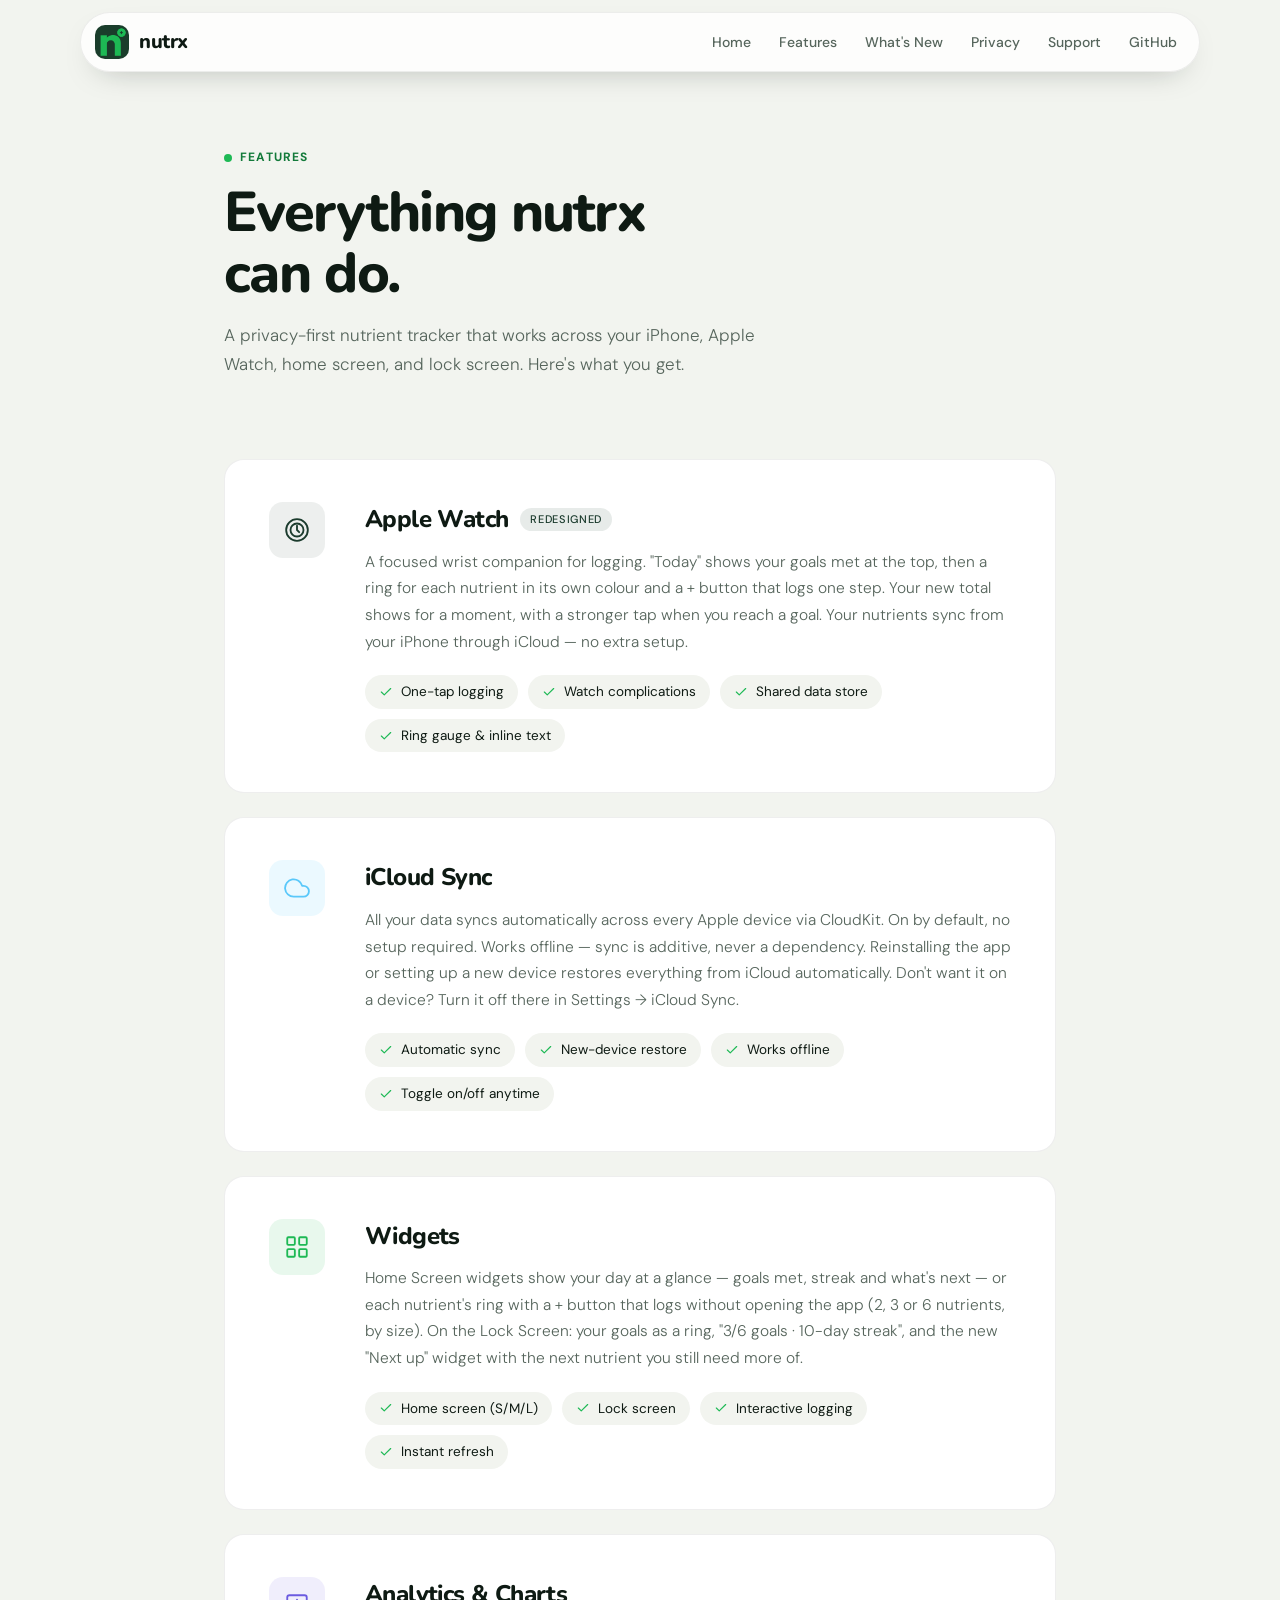
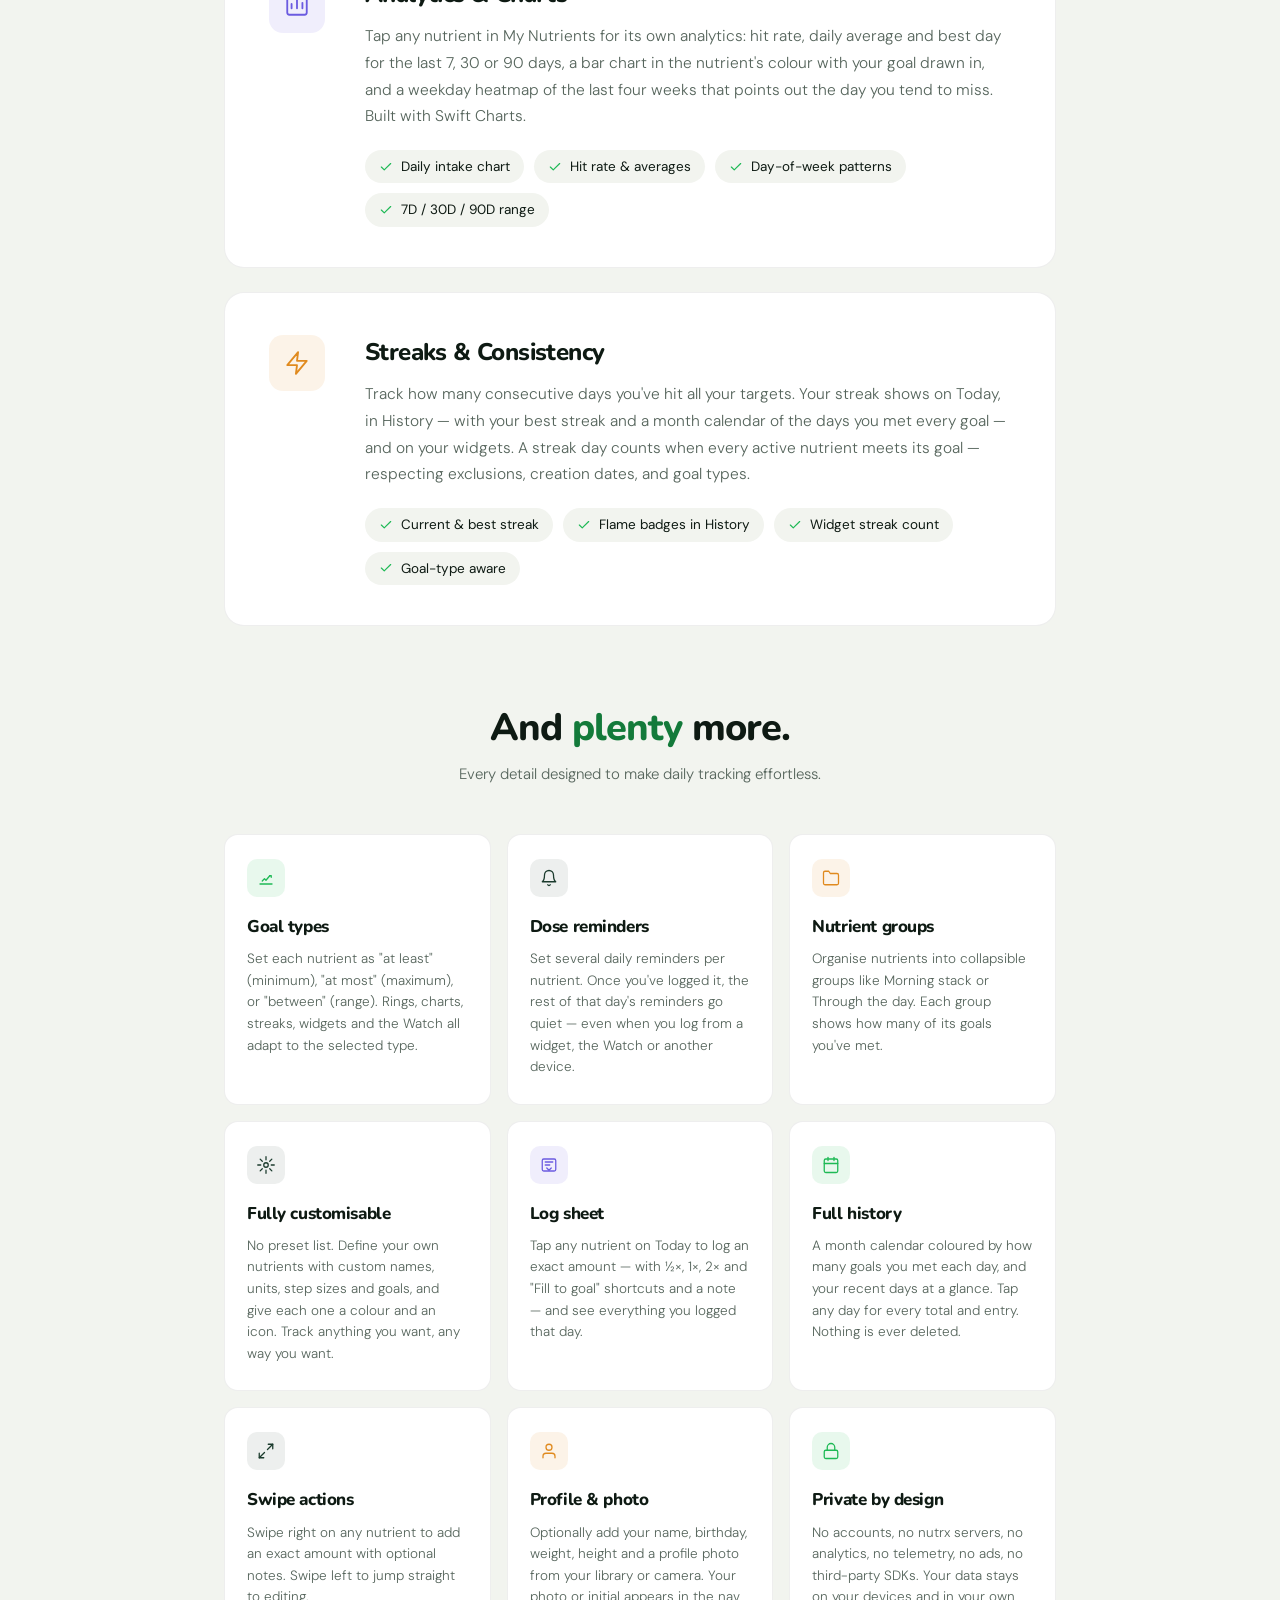
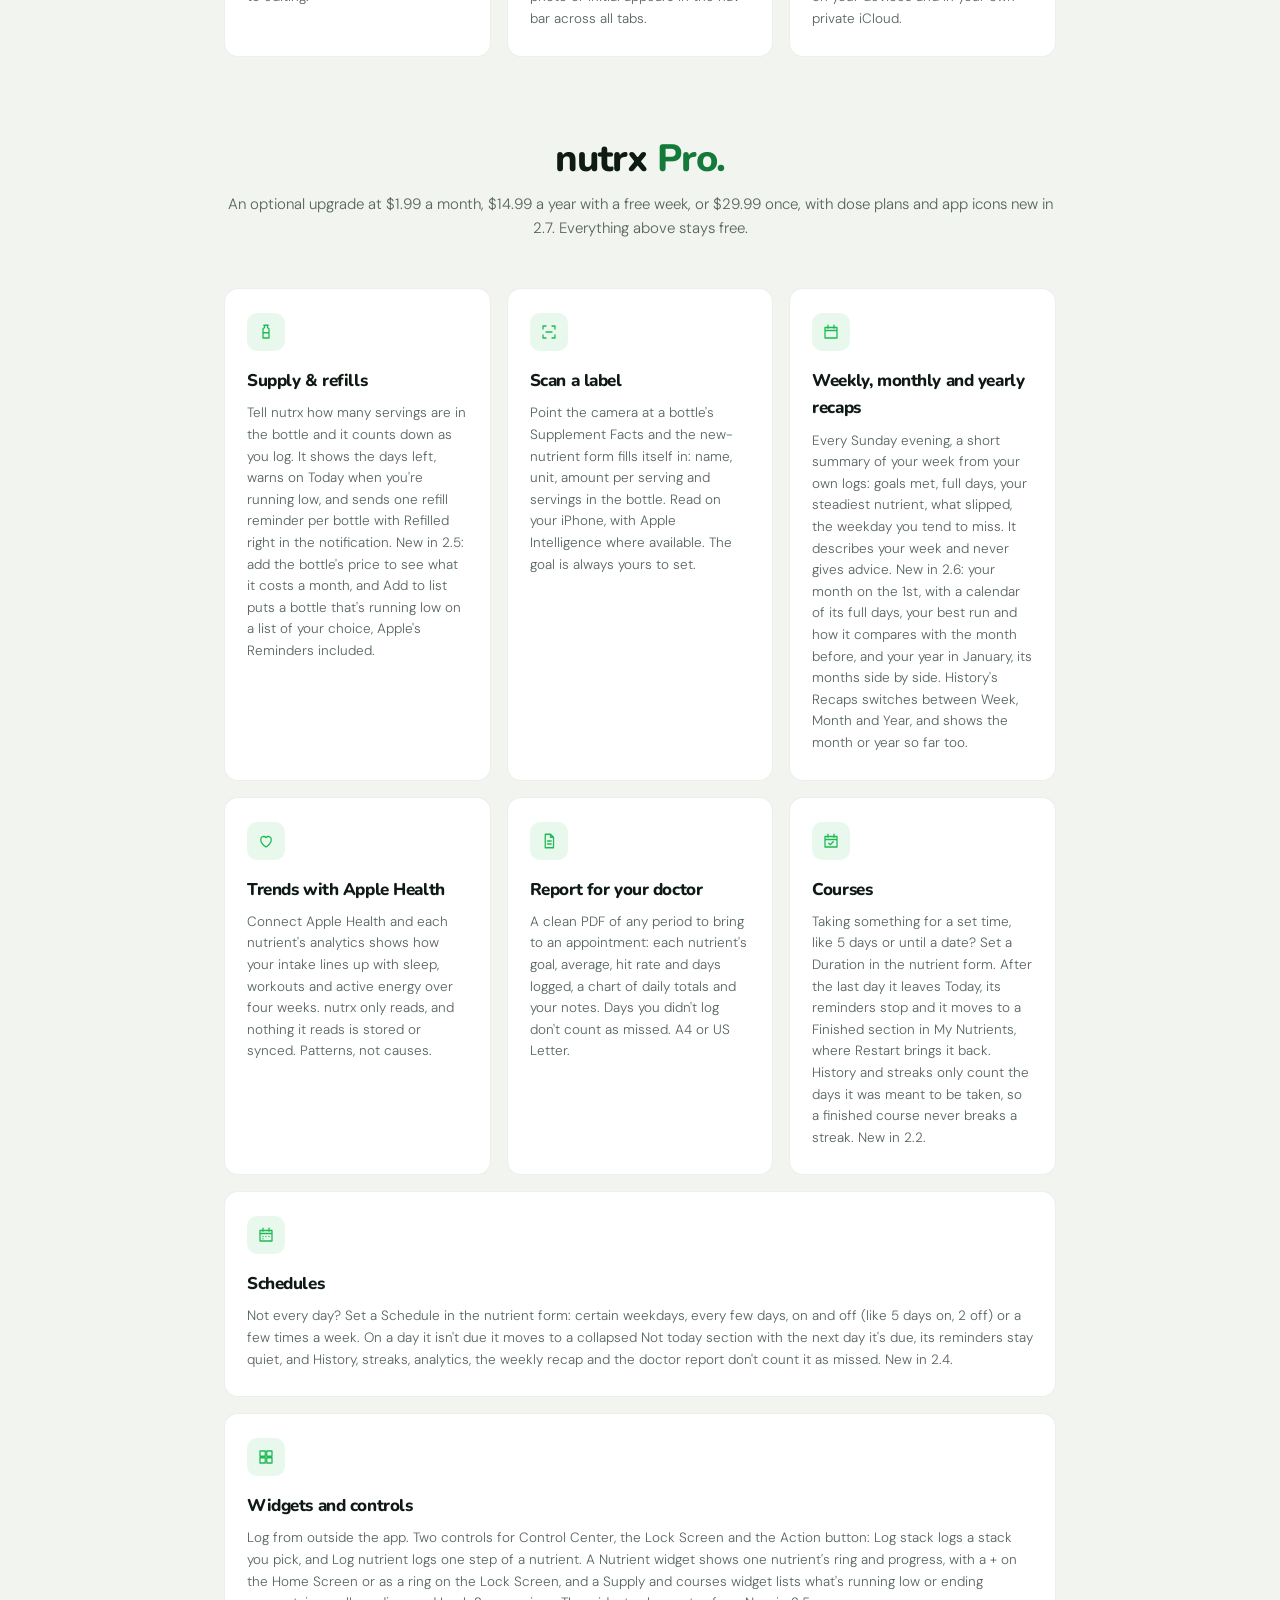
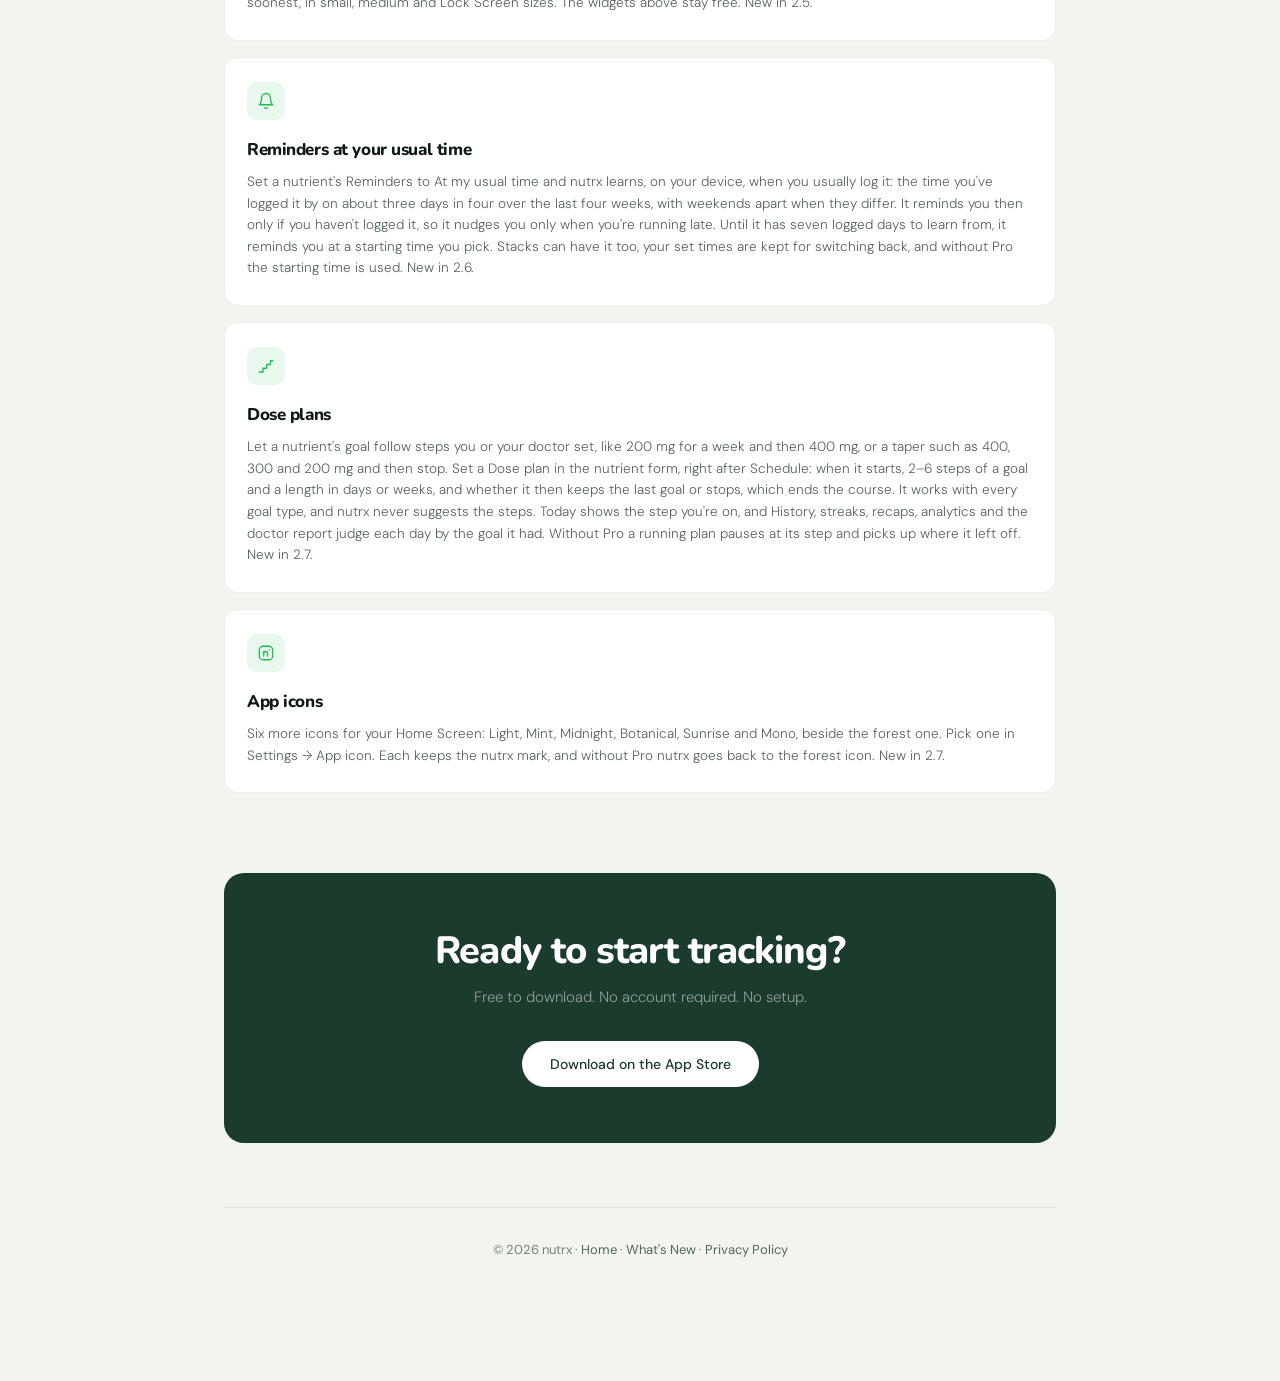
<file: features.html>
<!DOCTYPE html>
<html lang="en">
<head>
  <meta charset="UTF-8">
  <meta name="viewport" content="width=device-width, initial-scale=1.0">
  <title>nutrx Features — Apple Watch, Widgets, iCloud Sync &amp; Reminders</title>
  <meta name="description" content="Explore nutrx features: Apple Watch logging, iCloud sync, widgets, nutrient analytics, streaks, reminders, and fully custom nutrient tracking on iPhone.">
  <meta name="robots" content="index, follow, max-image-preview:large, max-snippet:-1, max-video-preview:-1">
  <meta name="theme-color" content="#F2F4EF">
  <meta name="apple-itunes-app" content="app-id=6760843478">
  <link rel="canonical" href="https://nutrx.nutrx-labs.com/features.html">
  <meta property="og:site_name" content="nutrx">
  <meta property="og:locale" content="en_US">
  <meta property="og:type" content="website">
  <meta property="og:title" content="nutrx Features — Apple Watch, Widgets, iCloud Sync &amp; Reminders">
  <meta property="og:description" content="See everything nutrx can do across iPhone, Apple Watch, widgets, reminders, analytics, and private nutrient tracking.">
  <meta property="og:url" content="https://nutrx.nutrx-labs.com/features.html">
  <meta property="og:image" content="https://nutrx.nutrx-labs.com/nutrx_icon_1024.png">
  <meta property="og:image:alt" content="nutrx app icon">
  <meta property="og:image:width" content="1024">
  <meta property="og:image:height" content="1024">
  <meta name="twitter:card" content="summary_large_image">
  <meta name="twitter:title" content="nutrx Features — Apple Watch, Widgets, iCloud Sync &amp; Reminders">
  <meta name="twitter:description" content="See everything nutrx can do across iPhone, Apple Watch, widgets, reminders, analytics, and private nutrient tracking.">
  <meta name="twitter:image" content="https://nutrx.nutrx-labs.com/nutrx_icon_1024.png">
  <link rel="icon" type="image/png" href="nutrx_icon_1024.png">
  <link rel="apple-touch-icon" href="nutrx_icon_1024.png">

  <link rel="preconnect" href="https://fonts.googleapis.com">
  <link rel="preconnect" href="https://fonts.gstatic.com" crossorigin>
  <link href="https://fonts.googleapis.com/css2?family=Nunito:wght@600;700;800&family=DM+Sans:opsz,wght@9..40,300;9..40,400;9..40,500;9..40,600&display=swap" rel="stylesheet">
  <link rel="stylesheet" href="assets/site.css">

  <style>
    .main { max-width: 880px; }

    .page-title {
      font-family: var(--display);
      font-size: clamp(38px, 6vw, 56px);
      font-weight: 800; line-height: 1.1;
      letter-spacing: -0.03em;
      margin-bottom: 16px;
    }

    .page-intro {
      font-size: 17px; font-weight: 300;
      color: var(--text-2); line-height: 1.72;
      margin-bottom: 80px;
      max-width: 560px;
    }

    /* ─── SHOWCASE CARDS ─── */
    .showcases {
      display: flex; flex-direction: column;
      gap: 24px;
      margin-bottom: 80px;
    }

    .showcase-card {
      background: var(--bg-white);
      border: 1px solid var(--border);
      border-radius: 20px;
      padding: 40px 44px;
      display: grid;
      grid-template-columns: 64px 1fr;
      gap: 0 32px;
      transition: box-shadow 0.25s;
    }
    .showcase-card:hover {
      box-shadow: 0 8px 40px rgba(0,0,0,0.06);
    }

    .showcase-icon {
      width: 56px; height: 56px;
      border-radius: 14px;
      display: flex; align-items: center; justify-content: center;
      grid-row: 1 / 3;
      align-self: start;
      margin-top: 2px;
    }
    .showcase-icon svg { width: 26px; height: 26px; }
    .showcase-icon--blue { background: rgba(27,59,45,0.08); }
    .showcase-icon--green { background: rgba(30,185,85,0.1); }
    .showcase-icon--orange { background: rgba(224,138,30,0.1); }
    .showcase-icon--purple { background: rgba(107,91,224,0.1); }
    .showcase-icon--teal { background: rgba(90,200,250,0.12); }

    .showcase-header {
      display: flex; align-items: center;
      gap: 12px; flex-wrap: wrap;
      margin-bottom: 10px;
    }
    .showcase-title {
      font-family: var(--display);
      font-size: 24px; font-weight: 800;
      letter-spacing: -0.025em;
    }
    .showcase-tag {
      font-size: 11px; font-weight: 500;
      letter-spacing: 0.06em; text-transform: uppercase;
      padding: 3px 10px; border-radius: 100px;
    }
    .tag-new {
      background: rgba(27,59,45,0.1);
      color: var(--accent);
    }

    .showcase-desc {
      font-size: 15.5px; font-weight: 300;
      color: var(--text-2); line-height: 1.72;
      margin-bottom: 20px;
    }

    .showcase-details {
      display: flex; flex-wrap: wrap;
      gap: 10px;
    }
    .showcase-detail {
      display: inline-flex; align-items: center; gap: 8px;
      font-size: 13.5px; font-weight: 400;
      color: var(--text);
      background: var(--bg);
      border-radius: 100px;
      padding: 6px 14px;
    }
    .showcase-detail svg {
      width: 14px; height: 14px;
      flex-shrink: 0;
    }

    /* ─── SECTION DIVIDER ─── */
    .section-divider {
      text-align: center;
      margin-bottom: 48px;
    }
    .section-divider h2 {
      font-family: var(--display);
      font-size: clamp(28px, 4vw, 38px);
      font-weight: 800; line-height: 1.15;
      letter-spacing: -0.025em;
      margin-bottom: 12px;
    }
    .section-divider h2 em {
      font-style: normal; font-weight: inherit;
      color: var(--green-ink);
    }
    .section-divider p {
      font-size: 15px; font-weight: 300;
      color: var(--text-2); line-height: 1.6;
    }

    /* ─── MINOR FEATURES GRID ─── */
    .minor-grid {
      display: grid;
      grid-template-columns: repeat(3, 1fr);
      gap: 16px;
      margin-bottom: 80px;
    }
    .minor-card--full { grid-column: 1 / -1; }
    .minor-card {
      background: var(--bg-white);
      border: 1px solid var(--border);
      border-radius: 14px;
      padding: 24px 22px 26px;
      transition: border-color 0.2s, box-shadow 0.2s;
    }
    .minor-card:hover {
      border-color: var(--border-med);
      box-shadow: 0 4px 20px rgba(0,0,0,0.05);
    }
    .minor-icon {
      width: 38px; height: 38px;
      border-radius: 10px;
      display: flex; align-items: center; justify-content: center;
      margin-bottom: 16px;
    }
    .minor-icon svg { width: 18px; height: 18px; }
    .minor-icon--blue { background: rgba(27,59,45,0.08); }
    .minor-icon--green { background: rgba(30,185,85,0.1); }
    .minor-icon--orange { background: rgba(224,138,30,0.1); }
    .minor-icon--purple { background: rgba(107,91,224,0.1); }
    .minor-card h3 {
      font-family: var(--display);
      font-size: 17px; font-weight: 800;
      letter-spacing: -0.025em;
      margin-bottom: 8px;
    }
    .minor-card p {
      font-size: 13.5px; font-weight: 300;
      color: var(--text-2); line-height: 1.6;
    }

    /* ─── BOTTOM CTA ─── */
    .features-cta {
      background: var(--bg-dark);
      color: white;
      border-radius: 20px;
      padding: 56px 44px;
      text-align: center;
    }
    .features-cta h2 {
      font-family: var(--display);
      font-size: clamp(28px, 4vw, 38px);
      font-weight: 800; line-height: 1.15;
      letter-spacing: -0.025em;
      margin-bottom: 12px;
    }
    .features-cta p {
      font-size: 15px; font-weight: 300;
      color: rgba(255,255,255,0.5);
      margin-bottom: 32px;
    }
    .features-cta .cta-btn {
      display: inline-block;
      background: white; color: var(--bg-dark);
      font-family: var(--sans);
      font-size: 14px; font-weight: 500;
      padding: 12px 28px;
      border-radius: 100px;
      text-decoration: none;
      transition: opacity 0.18s;
    }
    .features-cta .cta-btn:hover { opacity: 0.85; }

    /* ─── RESPONSIVE ─── */
    @media (max-width: 768px) {
      .page-intro { margin-bottom: 56px; }
      .showcases { gap: 16px; }
      .showcase-card {
        grid-template-columns: 1fr;
        padding: 28px 24px;
      }
      .showcase-icon {
        grid-row: auto;
        margin-bottom: 16px;
      }
      .minor-grid { grid-template-columns: repeat(2, 1fr); }
    }
    @media (max-width: 480px) {
      .minor-grid { grid-template-columns: 1fr; }
      .features-cta { padding: 44px 24px; }
    }
  </style>
</head>
<body class="subpage">

<header class="nav nav--subpage nav--menu">
  <a href="/" class="nav-logo">
    <img src="nutrx_icon_1024.png" alt="nutrx">
    <span class="nav-logo-text">nutrx</span>
  </a>
  <div class="nav-right">
    <button class="nav-toggle" type="button" aria-expanded="false" aria-controls="site-menu" aria-label="Open menu">
      <span class="nav-toggle-box" aria-hidden="true">
        <span></span>
        <span></span>
        <span></span>
      </span>
    </button>
    <nav class="nav-links" aria-label="Primary" id="site-menu">
      <a href="/" class="nav-link">Home</a>
      <a href="features.html" class="nav-link">Features</a>
      <a href="changelog.html" class="nav-link">What's New</a>
      <a href="privacy.html" class="nav-link">Privacy</a>
      <a href="support.html" class="nav-link">Support</a>
      <a href="https://github.com/a7ex-turcan/nutrx" target="_blank" rel="noopener" class="nav-link">GitHub</a>
    </nav>
  </div>
</header>

<main class="main">

  <p class="page-eyebrow">Features</p>
  <h1 class="page-title">Everything nutrx<br>can do.</h1>
  <p class="page-intro">A privacy-first nutrient tracker that works across your iPhone, Apple Watch, home screen, and lock screen. Here's what you get.</p>

  <!-- ── SHOWCASE FEATURES ── -->
  <div class="showcases">

    <!-- Apple Watch -->
    <div class="showcase-card">
      <div class="showcase-icon showcase-icon--blue">
        <svg viewBox="0 0 24 24" fill="none" stroke="#1B3B2D" stroke-width="1.7" stroke-linecap="round" stroke-linejoin="round">
          <circle cx="12" cy="12" r="10"/><circle cx="12" cy="12" r="6"/><polyline points="12 8 12 12 14 14"/>
        </svg>
      </div>
      <div>
        <div class="showcase-header">
          <h2 class="showcase-title">Apple Watch</h2>
          <span class="showcase-tag tag-new">Redesigned</span>
        </div>
        <p class="showcase-desc">A focused wrist companion for logging. "Today" shows your goals met at the top, then a ring for each nutrient in its own colour and a + button that logs one step. Your new total shows for a moment, with a stronger tap when you reach a goal. Your nutrients sync from your iPhone through iCloud — no extra setup.</p>
        <div class="showcase-details">
          <span class="showcase-detail">
            <svg viewBox="0 0 24 24" fill="none" stroke="#1EB955" stroke-width="2" stroke-linecap="round" stroke-linejoin="round"><polyline points="20 6 9 17 4 12"/></svg>
            One-tap logging
          </span>
          <span class="showcase-detail">
            <svg viewBox="0 0 24 24" fill="none" stroke="#1EB955" stroke-width="2" stroke-linecap="round" stroke-linejoin="round"><polyline points="20 6 9 17 4 12"/></svg>
            Watch complications
          </span>
          <span class="showcase-detail">
            <svg viewBox="0 0 24 24" fill="none" stroke="#1EB955" stroke-width="2" stroke-linecap="round" stroke-linejoin="round"><polyline points="20 6 9 17 4 12"/></svg>
            Shared data store
          </span>
          <span class="showcase-detail">
            <svg viewBox="0 0 24 24" fill="none" stroke="#1EB955" stroke-width="2" stroke-linecap="round" stroke-linejoin="round"><polyline points="20 6 9 17 4 12"/></svg>
            Ring gauge &amp; inline text
          </span>
        </div>
      </div>
    </div>

    <!-- iCloud Sync -->
    <div class="showcase-card">
      <div class="showcase-icon showcase-icon--teal">
        <svg viewBox="0 0 24 24" fill="none" stroke="#5AC8FA" stroke-width="1.7" stroke-linecap="round" stroke-linejoin="round">
          <path d="M18 10h-1.26A8 8 0 1 0 9 20h9a5 5 0 0 0 0-10z"/>
        </svg>
      </div>
      <div>
        <div class="showcase-header">
          <h2 class="showcase-title">iCloud Sync</h2>
        </div>
        <p class="showcase-desc">All your data syncs automatically across every Apple device via CloudKit. On by default, no setup required. Works offline — sync is additive, never a dependency. Reinstalling the app or setting up a new device restores everything from iCloud automatically. Don't want it on a device? Turn it off there in Settings → iCloud Sync.</p>
        <div class="showcase-details">
          <span class="showcase-detail">
            <svg viewBox="0 0 24 24" fill="none" stroke="#1EB955" stroke-width="2" stroke-linecap="round" stroke-linejoin="round"><polyline points="20 6 9 17 4 12"/></svg>
            Automatic sync
          </span>
          <span class="showcase-detail">
            <svg viewBox="0 0 24 24" fill="none" stroke="#1EB955" stroke-width="2" stroke-linecap="round" stroke-linejoin="round"><polyline points="20 6 9 17 4 12"/></svg>
            New-device restore
          </span>
          <span class="showcase-detail">
            <svg viewBox="0 0 24 24" fill="none" stroke="#1EB955" stroke-width="2" stroke-linecap="round" stroke-linejoin="round"><polyline points="20 6 9 17 4 12"/></svg>
            Works offline
          </span>
          <span class="showcase-detail">
            <svg viewBox="0 0 24 24" fill="none" stroke="#1EB955" stroke-width="2" stroke-linecap="round" stroke-linejoin="round"><polyline points="20 6 9 17 4 12"/></svg>
            Toggle on/off anytime
          </span>
        </div>
      </div>
    </div>

    <!-- Widgets -->
    <div class="showcase-card">
      <div class="showcase-icon showcase-icon--green">
        <svg viewBox="0 0 24 24" fill="none" stroke="#1EB955" stroke-width="1.7" stroke-linecap="round" stroke-linejoin="round">
          <rect x="3" y="3" width="7" height="7" rx="1"/><rect x="14" y="3" width="7" height="7" rx="1"/><rect x="3" y="14" width="7" height="7" rx="1"/><rect x="14" y="14" width="7" height="7" rx="1"/>
        </svg>
      </div>
      <div>
        <div class="showcase-header">
          <h2 class="showcase-title">Widgets</h2>
        </div>
        <p class="showcase-desc">Home Screen widgets show your day at a glance — goals met, streak and what's next — or each nutrient's ring with a + button that logs without opening the app (2, 3 or 6 nutrients, by size). On the Lock Screen: your goals as a ring, "3/6 goals · 10-day streak", and the new "Next up" widget with the next nutrient you still need more of.</p>
        <div class="showcase-details">
          <span class="showcase-detail">
            <svg viewBox="0 0 24 24" fill="none" stroke="#1EB955" stroke-width="2" stroke-linecap="round" stroke-linejoin="round"><polyline points="20 6 9 17 4 12"/></svg>
            Home screen (S/M/L)
          </span>
          <span class="showcase-detail">
            <svg viewBox="0 0 24 24" fill="none" stroke="#1EB955" stroke-width="2" stroke-linecap="round" stroke-linejoin="round"><polyline points="20 6 9 17 4 12"/></svg>
            Lock screen
          </span>
          <span class="showcase-detail">
            <svg viewBox="0 0 24 24" fill="none" stroke="#1EB955" stroke-width="2" stroke-linecap="round" stroke-linejoin="round"><polyline points="20 6 9 17 4 12"/></svg>
            Interactive logging
          </span>
          <span class="showcase-detail">
            <svg viewBox="0 0 24 24" fill="none" stroke="#1EB955" stroke-width="2" stroke-linecap="round" stroke-linejoin="round"><polyline points="20 6 9 17 4 12"/></svg>
            Instant refresh
          </span>
        </div>
      </div>
    </div>

    <!-- Analytics -->
    <div class="showcase-card">
      <div class="showcase-icon showcase-icon--purple">
        <svg viewBox="0 0 24 24" fill="none" stroke="#6B5BE0" stroke-width="1.7" stroke-linecap="round" stroke-linejoin="round">
          <rect x="3" y="3" width="18" height="18" rx="2"/><path d="M7 15V11"/><path d="M12 15V7"/><path d="M17 15v-5"/>
        </svg>
      </div>
      <div>
        <div class="showcase-header">
          <h2 class="showcase-title">Analytics &amp; Charts</h2>
        </div>
        <p class="showcase-desc">Tap any nutrient in My Nutrients for its own analytics: hit rate, daily average and best day for the last 7, 30 or 90 days, a bar chart in the nutrient's colour with your goal drawn in, and a weekday heatmap of the last four weeks that points out the day you tend to miss. Built with Swift Charts.</p>
        <div class="showcase-details">
          <span class="showcase-detail">
            <svg viewBox="0 0 24 24" fill="none" stroke="#1EB955" stroke-width="2" stroke-linecap="round" stroke-linejoin="round"><polyline points="20 6 9 17 4 12"/></svg>
            Daily intake chart
          </span>
          <span class="showcase-detail">
            <svg viewBox="0 0 24 24" fill="none" stroke="#1EB955" stroke-width="2" stroke-linecap="round" stroke-linejoin="round"><polyline points="20 6 9 17 4 12"/></svg>
            Hit rate &amp; averages
          </span>
          <span class="showcase-detail">
            <svg viewBox="0 0 24 24" fill="none" stroke="#1EB955" stroke-width="2" stroke-linecap="round" stroke-linejoin="round"><polyline points="20 6 9 17 4 12"/></svg>
            Day-of-week patterns
          </span>
          <span class="showcase-detail">
            <svg viewBox="0 0 24 24" fill="none" stroke="#1EB955" stroke-width="2" stroke-linecap="round" stroke-linejoin="round"><polyline points="20 6 9 17 4 12"/></svg>
            7D / 30D / 90D range
          </span>
        </div>
      </div>
    </div>

    <!-- Streaks -->
    <div class="showcase-card">
      <div class="showcase-icon showcase-icon--orange">
        <svg viewBox="0 0 24 24" fill="none" stroke="#E08A1E" stroke-width="1.7" stroke-linecap="round" stroke-linejoin="round">
          <path d="M13 2L3 14h9l-1 8 10-12h-9l1-8z"/>
        </svg>
      </div>
      <div>
        <div class="showcase-header">
          <h2 class="showcase-title">Streaks &amp; Consistency</h2>
        </div>
        <p class="showcase-desc">Track how many consecutive days you've hit all your targets. Your streak shows on Today, in History — with your best streak and a month calendar of the days you met every goal — and on your widgets. A streak day counts when every active nutrient meets its goal — respecting exclusions, creation dates, and goal types.</p>
        <div class="showcase-details">
          <span class="showcase-detail">
            <svg viewBox="0 0 24 24" fill="none" stroke="#1EB955" stroke-width="2" stroke-linecap="round" stroke-linejoin="round"><polyline points="20 6 9 17 4 12"/></svg>
            Current &amp; best streak
          </span>
          <span class="showcase-detail">
            <svg viewBox="0 0 24 24" fill="none" stroke="#1EB955" stroke-width="2" stroke-linecap="round" stroke-linejoin="round"><polyline points="20 6 9 17 4 12"/></svg>
            Flame badges in History
          </span>
          <span class="showcase-detail">
            <svg viewBox="0 0 24 24" fill="none" stroke="#1EB955" stroke-width="2" stroke-linecap="round" stroke-linejoin="round"><polyline points="20 6 9 17 4 12"/></svg>
            Widget streak count
          </span>
          <span class="showcase-detail">
            <svg viewBox="0 0 24 24" fill="none" stroke="#1EB955" stroke-width="2" stroke-linecap="round" stroke-linejoin="round"><polyline points="20 6 9 17 4 12"/></svg>
            Goal-type aware
          </span>
        </div>
      </div>
    </div>

  </div>

  <!-- ── MORE FEATURES ── -->
  <div class="section-divider">
    <h2>And <em>plenty</em> more.</h2>
    <p>Every detail designed to make daily tracking effortless.</p>
  </div>

  <div class="minor-grid">

    <div class="minor-card">
      <div class="minor-icon minor-icon--green">
        <svg viewBox="0 0 24 24" fill="none" stroke="#1EB955" stroke-width="1.7" stroke-linecap="round" stroke-linejoin="round">
          <path d="M4 20h16"/><path d="M7 16l3-3 2 2 5-6"/><path d="M17 9h2v2"/>
        </svg>
      </div>
      <h3>Goal types</h3>
      <p>Set each nutrient as "at least" (minimum), "at most" (maximum), or "between" (range). Rings, charts, streaks, widgets and the Watch all adapt to the selected type.</p>
    </div>

    <div class="minor-card">
      <div class="minor-icon minor-icon--blue">
        <svg viewBox="0 0 24 24" fill="none" stroke="#1B3B2D" stroke-width="1.7" stroke-linecap="round" stroke-linejoin="round">
          <path d="M18 8A6 6 0 0 0 6 8c0 7-3 9-3 9h18s-3-2-3-9"/><path d="M13.73 21a2 2 0 0 1-3.46 0"/>
        </svg>
      </div>
      <h3>Dose reminders</h3>
      <p>Set several daily reminders per nutrient. Once you've logged it, the rest of that day's reminders go quiet — even when you log from a widget, the Watch or another device.</p>
    </div>

    <div class="minor-card">
      <div class="minor-icon minor-icon--orange">
        <svg viewBox="0 0 24 24" fill="none" stroke="#E08A1E" stroke-width="1.7" stroke-linecap="round" stroke-linejoin="round">
          <path d="M22 19a2 2 0 0 1-2 2H4a2 2 0 0 1-2-2V5a2 2 0 0 1 2-2h5l2 3h9a2 2 0 0 1 2 2z"/>
        </svg>
      </div>
      <h3>Nutrient groups</h3>
      <p>Organise nutrients into collapsible groups like Morning stack or Through the day. Each group shows how many of its goals you've met.</p>
    </div>

    <div class="minor-card">
      <div class="minor-icon minor-icon--blue">
        <svg viewBox="0 0 24 24" fill="none" stroke="#1B3B2D" stroke-width="1.7" stroke-linecap="round" stroke-linejoin="round">
          <circle cx="12" cy="12" r="3"/><path d="M12 1v4M12 19v4M4.22 4.22l2.83 2.83M16.95 16.95l2.83 2.83M1 12h4M19 12h4M4.22 19.78l2.83-2.83M16.95 7.05l2.83-2.83"/>
        </svg>
      </div>
      <h3>Fully customisable</h3>
      <p>No preset list. Define your own nutrients with custom names, units, step sizes and goals, and give each one a colour and an icon. Track anything you want, any way you want.</p>
    </div>

    <div class="minor-card">
      <div class="minor-icon minor-icon--purple">
        <svg viewBox="0 0 24 24" fill="none" stroke="#6B5BE0" stroke-width="1.7" stroke-linecap="round" stroke-linejoin="round">
          <rect x="3" y="4" width="18" height="16" rx="2"/><path d="M7 8h10"/><path d="M7 12h6"/><path d="M9 16l3 3 3-3"/>
        </svg>
      </div>
      <h3>Log sheet</h3>
      <p>Tap any nutrient on Today to log an exact amount — with ½×, 1×, 2× and "Fill to goal" shortcuts and a note — and see everything you logged that day.</p>
    </div>

    <div class="minor-card">
      <div class="minor-icon minor-icon--green">
        <svg viewBox="0 0 24 24" fill="none" stroke="#1EB955" stroke-width="1.7" stroke-linecap="round" stroke-linejoin="round">
          <rect x="3" y="4" width="18" height="18" rx="2"/><line x1="16" y1="2" x2="16" y2="6"/><line x1="8" y1="2" x2="8" y2="6"/><line x1="3" y1="10" x2="21" y2="10"/>
        </svg>
      </div>
      <h3>Full history</h3>
      <p>A month calendar coloured by how many goals you met each day, and your recent days at a glance. Tap any day for every total and entry. Nothing is ever deleted.</p>
    </div>

    <div class="minor-card">
      <div class="minor-icon minor-icon--blue">
        <svg viewBox="0 0 24 24" fill="none" stroke="#1B3B2D" stroke-width="1.7" stroke-linecap="round" stroke-linejoin="round">
          <polyline points="15 3 21 3 21 9"/><polyline points="9 21 3 21 3 15"/><line x1="21" y1="3" x2="14" y2="10"/><line x1="3" y1="21" x2="10" y2="14"/>
        </svg>
      </div>
      <h3>Swipe actions</h3>
      <p>Swipe right on any nutrient to add an exact amount with optional notes. Swipe left to jump straight to editing.</p>
    </div>

    <div class="minor-card">
      <div class="minor-icon minor-icon--orange">
        <svg viewBox="0 0 24 24" fill="none" stroke="#E08A1E" stroke-width="1.7" stroke-linecap="round" stroke-linejoin="round">
          <path d="M20 21v-2a4 4 0 0 0-4-4H8a4 4 0 0 0-4 4v2"/><circle cx="12" cy="7" r="4"/>
        </svg>
      </div>
      <h3>Profile &amp; photo</h3>
      <p>Optionally add your name, birthday, weight, height and a profile photo from your library or camera. Your photo or initial appears in the nav bar across all tabs.</p>
    </div>

    <div class="minor-card">
      <div class="minor-icon minor-icon--green">
        <svg viewBox="0 0 24 24" fill="none" stroke="#1EB955" stroke-width="1.7" stroke-linecap="round" stroke-linejoin="round">
          <rect x="3" y="11" width="18" height="11" rx="2"/><path d="M7 11V7a5 5 0 0 1 10 0v4"/>
        </svg>
      </div>
      <h3>Private by design</h3>
      <p>No accounts, no nutrx servers, no analytics, no telemetry, no ads, no third-party SDKs. Your data stays on your devices and in your own private iCloud.</p>
    </div>

  </div>


  <!-- ── NUTRX PRO ── -->
  <div class="section-divider" id="pro">
    <h2>nutrx <em>Pro.</em></h2>
    <p>An optional upgrade at $1.99 a month, $14.99 a year with a free week, or $29.99 once, with dose plans and app icons new in 2.7. Everything above stays free.</p>
  </div>

  <div class="minor-grid">

    <div class="minor-card">
      <div class="minor-icon minor-icon--green">
        <svg viewBox="0 0 24 24" fill="none" stroke="#1EB955" stroke-width="1.7" stroke-linecap="round" stroke-linejoin="round">
          <path d="M9 3h6M10 3v3L8 8v12h8V8l-2-2V3M8 13h8"/>
        </svg>
      </div>
      <h3>Supply &amp; refills</h3>
      <p>Tell nutrx how many servings are in the bottle and it counts down as you log. It shows the days left, warns on Today when you're running low, and sends one refill reminder per bottle with Refilled right in the notification. New in 2.5: add the bottle's price to see what it costs a month, and Add to list puts a bottle that's running low on a list of your choice, Apple's Reminders included.</p>
    </div>

    <div class="minor-card">
      <div class="minor-icon minor-icon--green">
        <svg viewBox="0 0 24 24" fill="none" stroke="#1EB955" stroke-width="1.7" stroke-linecap="round" stroke-linejoin="round">
          <path d="M4 8V4h4M16 4h4v4M20 16v4h-4M8 20H4v-4M8 12h8"/>
        </svg>
      </div>
      <h3>Scan a label</h3>
      <p>Point the camera at a bottle's Supplement Facts and the new-nutrient form fills itself in: name, unit, amount per serving and servings in the bottle. Read on your iPhone, with Apple Intelligence where available. The goal is always yours to set.</p>
    </div>

    <div class="minor-card">
      <div class="minor-icon minor-icon--green">
        <svg viewBox="0 0 24 24" fill="none" stroke="#1EB955" stroke-width="1.7" stroke-linecap="round" stroke-linejoin="round">
          <path d="M4 6h16v14H4zM4 10h16M8 3v4M16 3v4"/>
        </svg>
      </div>
      <h3>Weekly, monthly and yearly recaps</h3>
      <p>Every Sunday evening, a short summary of your week from your own logs: goals met, full days, your steadiest nutrient, what slipped, the weekday you tend to miss. It describes your week and never gives advice. New in 2.6: your month on the 1st, with a calendar of its full days, your best run and how it compares with the month before, and your year in January, its months side by side. History's Recaps switches between Week, Month and Year, and shows the month or year so far too.</p>
    </div>

    <div class="minor-card">
      <div class="minor-icon minor-icon--green">
        <svg viewBox="0 0 24 24" fill="none" stroke="#1EB955" stroke-width="1.7" stroke-linecap="round" stroke-linejoin="round">
          <path d="M12 20s-7-4.4-7-10a4 4 0 0 1 7-2.6A4 4 0 0 1 19 10c0 5.6-7 10-7 10z"/>
        </svg>
      </div>
      <h3>Trends with Apple Health</h3>
      <p>Connect Apple Health and each nutrient's analytics shows how your intake lines up with sleep, workouts and active energy over four weeks. nutrx only reads, and nothing it reads is stored or synced. Patterns, not causes.</p>
    </div>

    <div class="minor-card">
      <div class="minor-icon minor-icon--green">
        <svg viewBox="0 0 24 24" fill="none" stroke="#1EB955" stroke-width="1.7" stroke-linecap="round" stroke-linejoin="round">
          <path d="M7 3h7l4 4v14H7zM14 3v4h4M10 12h5M10 16h5"/>
        </svg>
      </div>
      <h3>Report for your doctor</h3>
      <p>A clean PDF of any period to bring to an appointment: each nutrient's goal, average, hit rate and days logged, a chart of daily totals and your notes. Days you didn't log don't count as missed. A4 or US Letter.</p>
    </div>

    <div class="minor-card">
      <div class="minor-icon minor-icon--green">
        <svg viewBox="0 0 24 24" fill="none" stroke="#1EB955" stroke-width="1.7" stroke-linecap="round" stroke-linejoin="round">
          <path d="M4 6h16v14H4zM4 10h16M8 3v4M16 3v4M9 15l2 2 4-4"/>
        </svg>
      </div>
      <h3>Courses</h3>
      <p>Taking something for a set time, like 5 days or until a date? Set a Duration in the nutrient form. After the last day it leaves Today, its reminders stop and it moves to a Finished section in My Nutrients, where Restart brings it back. History and streaks only count the days it was meant to be taken, so a finished course never breaks a streak. New in 2.2.</p>
    </div>

    <div class="minor-card minor-card--full">
      <div class="minor-icon minor-icon--green">
        <svg viewBox="0 0 24 24" fill="none" stroke="#1EB955" stroke-width="1.7" stroke-linecap="round" stroke-linejoin="round">
          <path d="M4 6h16v14H4zM4 10h16M8 3v4M16 3v4"/><path d="M8 14h.01M12 14h.01M16 14h.01M8 17h.01"/>
        </svg>
      </div>
      <h3>Schedules</h3>
      <p>Not every day? Set a Schedule in the nutrient form: certain weekdays, every few days, on and off (like 5 days on, 2 off) or a few times a week. On a day it isn't due it moves to a collapsed Not today section with the next day it's due, its reminders stay quiet, and History, streaks, analytics, the weekly recap and the doctor report don't count it as missed. New in 2.4.</p>
    </div>

    <div class="minor-card minor-card--full">
      <div class="minor-icon minor-icon--green">
        <svg viewBox="0 0 24 24" fill="none" stroke="#1EB955" stroke-width="1.7" stroke-linecap="round" stroke-linejoin="round">
          <path d="M4 4h7v7H4zM13 4h7v7h-7zM4 13h7v7H4zM13 13h7v7h-7z"/>
        </svg>
      </div>
      <h3>Widgets and controls</h3>
      <p>Log from outside the app. Two controls for Control Center, the Lock Screen and the Action button: Log stack logs a stack you pick, and Log nutrient logs one step of a nutrient. A Nutrient widget shows one nutrient's ring and progress, with a + on the Home Screen or as a ring on the Lock Screen, and a Supply and courses widget lists what's running low or ending soonest, in small, medium and Lock Screen sizes. The widgets above stay free. New in 2.5.</p>
    </div>

    <div class="minor-card minor-card--full">
      <div class="minor-icon minor-icon--green">
        <svg viewBox="0 0 24 24" fill="none" stroke="#1EB955" stroke-width="1.7" stroke-linecap="round" stroke-linejoin="round">
          <path d="M18 8A6 6 0 0 0 6 8c0 7-3 9-3 9h18s-3-2-3-9"/><path d="M13.73 21a2 2 0 0 1-3.46 0"/>
        </svg>
      </div>
      <h3>Reminders at your usual time</h3>
      <p>Set a nutrient's Reminders to At my usual time and nutrx learns, on your device, when you usually log it: the time you've logged it by on about three days in four over the last four weeks, with weekends apart when they differ. It reminds you then only if you haven't logged it, so it nudges you only when you're running late. Until it has seven logged days to learn from, it reminds you at a starting time you pick. Stacks can have it too, your set times are kept for switching back, and without Pro the starting time is used. New in 2.6.</p>
    </div>

    <div class="minor-card minor-card--full">
      <div class="minor-icon minor-icon--green">
        <svg viewBox="0 0 24 24" fill="none" stroke="#1EB955" stroke-width="1.7" stroke-linecap="round" stroke-linejoin="round">
          <path d="M3 20h5v-5h5v-5h5V5h3"/>
        </svg>
      </div>
      <h3>Dose plans</h3>
      <p>Let a nutrient's goal follow steps you or your doctor set, like 200 mg for a week and then 400 mg, or a taper such as 400, 300 and 200 mg and then stop. Set a Dose plan in the nutrient form, right after Schedule: when it starts, 2–6 steps of a goal and a length in days or weeks, and whether it then keeps the last goal or stops, which ends the course. It works with every goal type, and nutrx never suggests the steps. Today shows the step you're on, and History, streaks, recaps, analytics and the doctor report judge each day by the goal it had. Without Pro a running plan pauses at its step and picks up where it left off. New in 2.7.</p>
    </div>

    <div class="minor-card minor-card--full">
      <div class="minor-icon minor-icon--green">
        <svg viewBox="0 0 24 24" fill="none" stroke="#1EB955" stroke-width="1.7" stroke-linecap="round" stroke-linejoin="round">
          <path d="M8 3h8a5 5 0 0 1 5 5v8a5 5 0 0 1-5 5H8a5 5 0 0 1-5-5V8a5 5 0 0 1 5-5z"/><path d="M9 16v-6M9 12.5a2.5 2.5 0 0 1 5 0V16M16.5 7.5h.01"/>
        </svg>
      </div>
      <h3>App icons</h3>
      <p>Six more icons for your Home Screen: Light, Mint, Midnight, Botanical, Sunrise and Mono, beside the forest one. Pick one in Settings → App icon. Each keeps the nutrx mark, and without Pro nutrx goes back to the forest icon. New in 2.7.</p>
    </div>

  </div>

  <!-- ── CTA ── -->
  <div class="features-cta">
    <h2>Ready to start tracking?</h2>
    <p>Free to download. No account required. No setup.</p>
    <a href="https://apps.apple.com/us/app/nutrx/id6760843478" target="_blank" rel="noopener" class="cta-btn">Download on the App Store</a>
  </div>

  <p class="footer-note">
    &copy; 2026 nutrx &middot; <a href="/">Home</a> &middot; <a href="changelog.html">What's New</a> &middot; <a href="privacy.html">Privacy Policy</a>
  </p>

</main>

<script src="assets/site.js"></script>
</body>
</html>
</file>
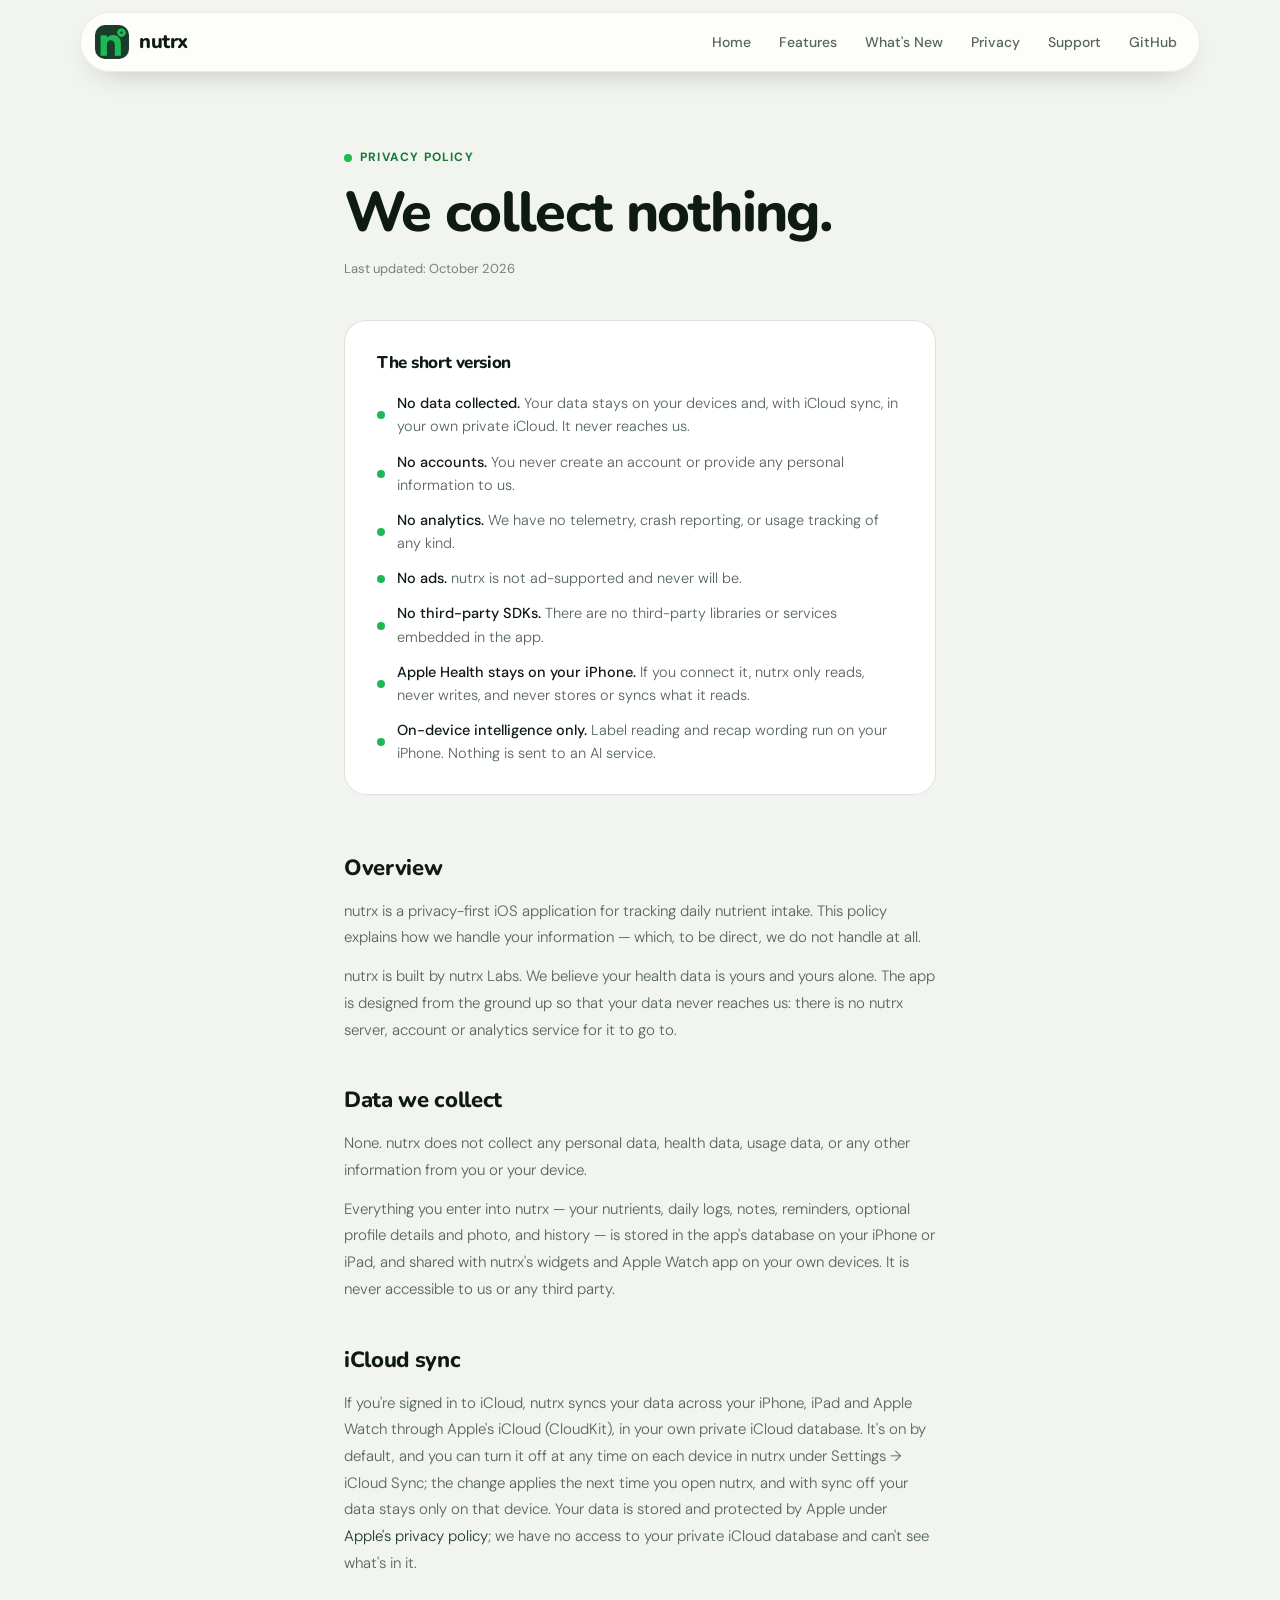
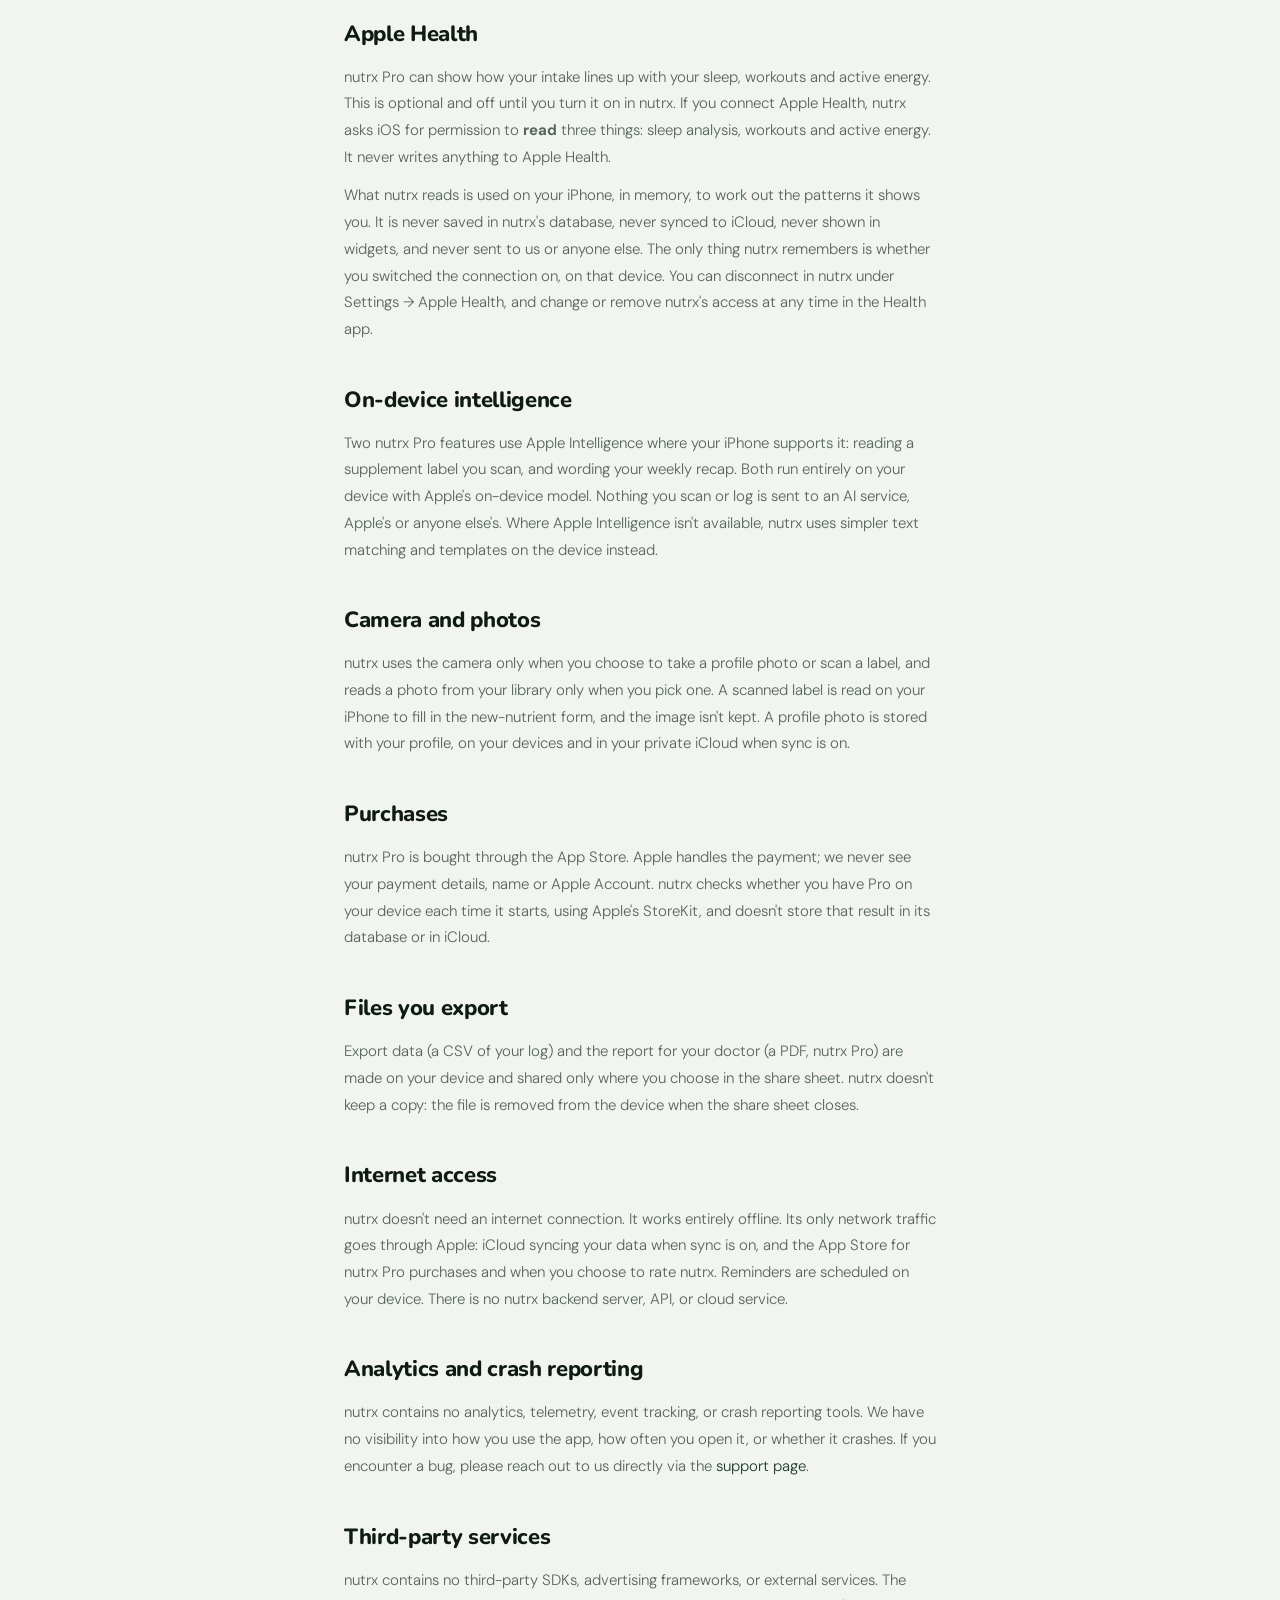
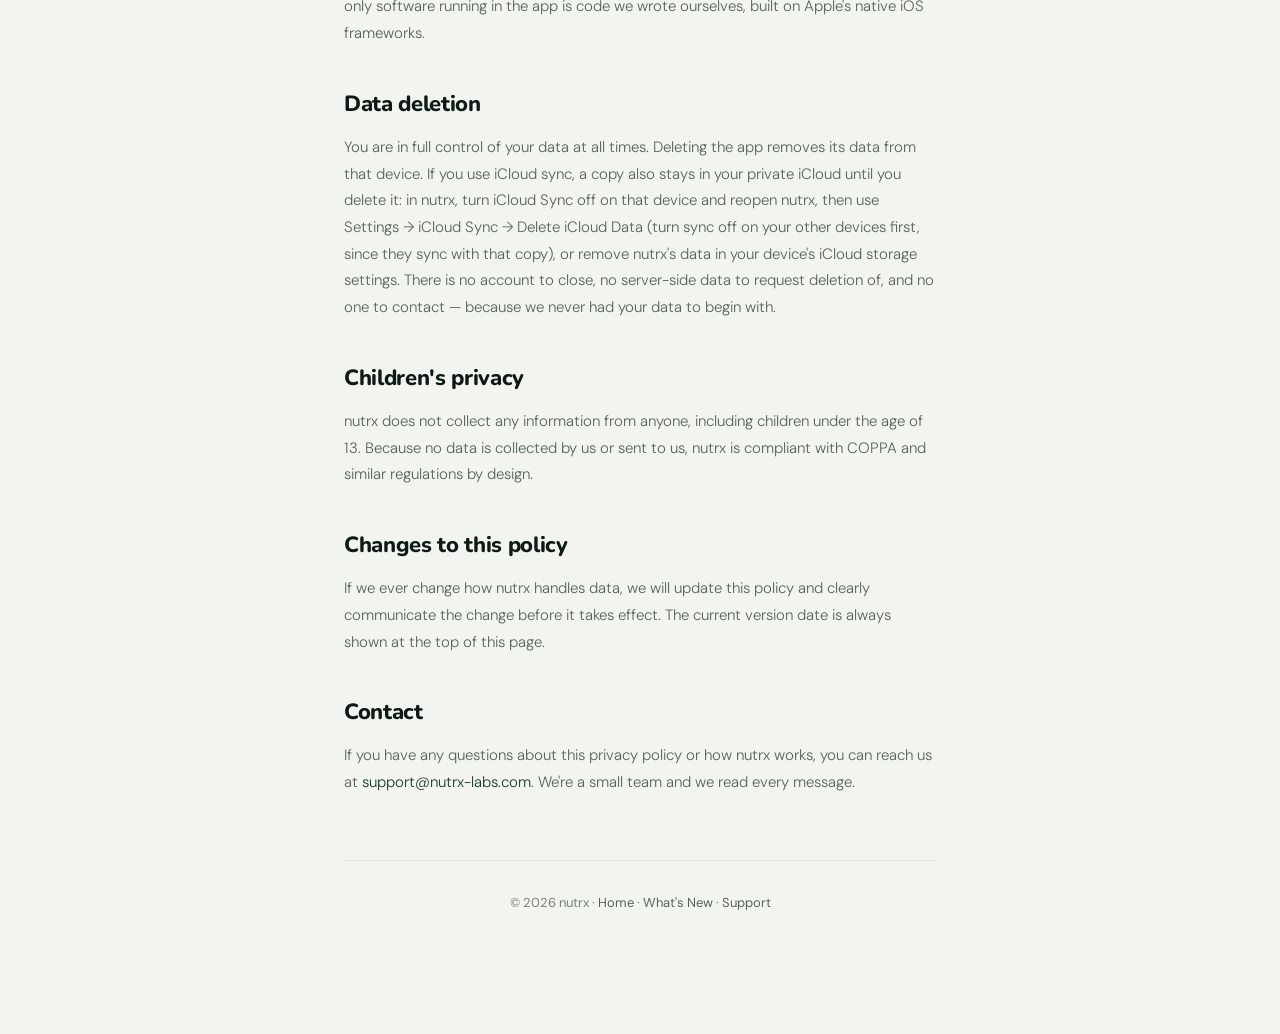
<file: privacy.html>
<!DOCTYPE html>
<html lang="en">
<head>
  <meta charset="UTF-8">
  <meta name="viewport" content="width=device-width, initial-scale=1.0">
  <title>nutrx Privacy Policy — No Tracking, No Accounts, No Servers</title>
  <meta name="description" content="Read the nutrx privacy policy. nutrx collects no personal data, uses no analytics, runs no ads, and keeps your nutrient data on your devices and in your own private iCloud.">
  <meta name="robots" content="index, follow, max-image-preview:large, max-snippet:-1, max-video-preview:-1">
  <meta name="theme-color" content="#F2F4EF">
  <meta name="apple-itunes-app" content="app-id=6760843478">
  <link rel="canonical" href="https://nutrx.nutrx-labs.com/privacy.html">
  <meta property="og:site_name" content="nutrx">
  <meta property="og:locale" content="en_US">
  <meta property="og:type" content="website">
  <meta property="og:title" content="nutrx Privacy Policy — No Tracking, No Accounts, No Servers">
  <meta property="og:description" content="nutrx collects no personal data, uses no analytics, and keeps your nutrient data on your devices and in your own private iCloud.">
  <meta property="og:url" content="https://nutrx.nutrx-labs.com/privacy.html">
  <meta property="og:image" content="https://nutrx.nutrx-labs.com/nutrx_icon_1024.png">
  <meta property="og:image:alt" content="nutrx app icon">
  <meta property="og:image:width" content="1024">
  <meta property="og:image:height" content="1024">
  <meta name="twitter:card" content="summary_large_image">
  <meta name="twitter:title" content="nutrx Privacy Policy — No Tracking, No Accounts, No Servers">
  <meta name="twitter:description" content="nutrx collects no personal data, uses no analytics, and keeps your nutrient data on your devices and in your own private iCloud.">
  <meta name="twitter:image" content="https://nutrx.nutrx-labs.com/nutrx_icon_1024.png">
  <link rel="icon" type="image/png" href="nutrx_icon_1024.png">
  <link rel="apple-touch-icon" href="nutrx_icon_1024.png">

  <link rel="preconnect" href="https://fonts.googleapis.com">
  <link rel="preconnect" href="https://fonts.gstatic.com" crossorigin>
  <link href="https://fonts.googleapis.com/css2?family=Nunito:wght@600;700;800&family=DM+Sans:opsz,wght@9..40,300;9..40,400;9..40,500;9..40,600&display=swap" rel="stylesheet">
  <link rel="stylesheet" href="assets/site.css">

  <style>
    .main { max-width: 640px; }

    .page-title {
      font-family: var(--display);
      font-size: clamp(38px, 6vw, 56px);
      font-weight: 800; line-height: 1.1;
      letter-spacing: -0.03em;
      margin-bottom: 16px;
    }

    .page-date {
      font-size: 13px; color: var(--text-3);
      margin-bottom: 40px;
    }

    /* ─── SUMMARY CARD ─── */
    .summary-card {
      background: var(--bg-white);
      border: 1px solid var(--border-med);
      border-radius: var(--r);
      padding: 28px 32px;
      margin-bottom: 56px;
    }
    .summary-card-title {
      font-family: var(--display);
      font-size: 17px; font-weight: 800;
      letter-spacing: -0.025em;
      margin-bottom: 16px;
    }
    .summary-rows {
      display: flex; flex-direction: column; gap: 12px;
    }
    .summary-row {
      display: flex; align-items: center; gap: 12px;
      font-size: 14.5px;
    }
    .summary-dot {
      width: 8px; height: 8px; border-radius: 50%;
      flex-shrink: 0;
      background: var(--green);
    }
    .summary-row span { color: var(--text-2); font-weight: 300; }
    .summary-row strong { font-weight: 500; color: var(--text); }

    /* ─── PROSE ─── */
    .prose { display: flex; flex-direction: column; gap: 40px; }

    .prose-section h2 {
      font-family: var(--display);
      font-size: 22px; font-weight: 800;
      letter-spacing: -0.015em;
      margin-bottom: 12px;
    }

    .prose-section p {
      font-size: 15px; font-weight: 300;
      color: var(--text-2); line-height: 1.78;
    }

    .prose-section p + p { margin-top: 12px; }

    .prose-section a {
      color: var(--accent); text-decoration: none;
    }
    .prose-section a:hover { text-decoration: underline; }

    @media (max-width: 600px) {
      .summary-card { padding: 22px 20px; }
    }
  </style>
</head>
<body class="subpage">

<header class="nav nav--subpage nav--menu">
  <a href="/" class="nav-logo">
    <img src="nutrx_icon_1024.png" alt="nutrx">
    <span class="nav-logo-text">nutrx</span>
  </a>
  <div class="nav-right">
    <button class="nav-toggle" type="button" aria-expanded="false" aria-controls="site-menu" aria-label="Open menu">
      <span class="nav-toggle-box" aria-hidden="true">
        <span></span>
        <span></span>
        <span></span>
      </span>
    </button>
    <nav class="nav-links" aria-label="Primary" id="site-menu">
      <a href="/" class="nav-link">Home</a>
      <a href="features.html" class="nav-link">Features</a>
      <a href="changelog.html" class="nav-link">What's New</a>
      <a href="privacy.html" class="nav-link">Privacy</a>
      <a href="support.html" class="nav-link">Support</a>
      <a href="https://github.com/a7ex-turcan/nutrx" target="_blank" rel="noopener" class="nav-link">GitHub</a>
    </nav>
  </div>
</header>

<main class="main">

  <p class="page-eyebrow">Privacy Policy</p>
  <h1 class="page-title">We collect nothing.</h1>
  <p class="page-date">Last updated: October 2026</p>

  <!-- TL;DR card -->
  <div class="summary-card">
    <p class="summary-card-title">The short version</p>
    <div class="summary-rows">
      <div class="summary-row">
        <div class="summary-dot"></div>
        <span><strong>No data collected.</strong> Your data stays on your devices and, with iCloud sync, in your own private iCloud. It never reaches us.</span>
      </div>
      <div class="summary-row">
        <div class="summary-dot"></div>
        <span><strong>No accounts.</strong> You never create an account or provide any personal information to us.</span>
      </div>
      <div class="summary-row">
        <div class="summary-dot"></div>
        <span><strong>No analytics.</strong> We have no telemetry, crash reporting, or usage tracking of any kind.</span>
      </div>
      <div class="summary-row">
        <div class="summary-dot"></div>
        <span><strong>No ads.</strong> nutrx is not ad-supported and never will be.</span>
      </div>
      <div class="summary-row">
        <div class="summary-dot"></div>
        <span><strong>No third-party SDKs.</strong> There are no third-party libraries or services embedded in the app.</span>
      </div>
      <div class="summary-row">
        <div class="summary-dot"></div>
        <span><strong>Apple Health stays on your iPhone.</strong> If you connect it, nutrx only reads, never writes, and never stores or syncs what it reads.</span>
      </div>
      <div class="summary-row">
        <div class="summary-dot"></div>
        <span><strong>On-device intelligence only.</strong> Label reading and recap wording run on your iPhone. Nothing is sent to an AI service.</span>
      </div>
    </div>
  </div>

  <!-- Full policy -->
  <div class="prose">

    <div class="prose-section">
      <h2>Overview</h2>
      <p>nutrx is a privacy-first iOS application for tracking daily nutrient intake. This policy explains how we handle your information — which, to be direct, we do not handle at all.</p>
      <p>nutrx is built by nutrx Labs. We believe your health data is yours and yours alone. The app is designed from the ground up so that your data never reaches us: there is no nutrx server, account or analytics service for it to go to.</p>
    </div>

    <div class="prose-section">
      <h2>Data we collect</h2>
      <p>None. nutrx does not collect any personal data, health data, usage data, or any other information from you or your device.</p>
      <p>Everything you enter into nutrx — your nutrients, daily logs, notes, reminders, optional profile details and photo, and history — is stored in the app's database on your iPhone or iPad, and shared with nutrx's widgets and Apple Watch app on your own devices. It is never accessible to us or any third party.</p>
    </div>

    <div class="prose-section">
      <h2>iCloud sync</h2>
      <p>If you're signed in to iCloud, nutrx syncs your data across your iPhone, iPad and Apple Watch through Apple's iCloud (CloudKit), in your own private iCloud database. It's on by default, and you can turn it off at any time on each device in nutrx under Settings → iCloud Sync; the change applies the next time you open nutrx, and with sync off your data stays only on that device. Your data is stored and protected by Apple under <a href="https://www.apple.com/legal/privacy/" rel="noopener">Apple's privacy policy</a>; we have no access to your private iCloud database and can't see what's in it.</p>
    </div>

    <div class="prose-section">
      <h2>Apple Health</h2>
      <p>nutrx Pro can show how your intake lines up with your sleep, workouts and active energy. This is optional and off until you turn it on in nutrx. If you connect Apple Health, nutrx asks iOS for permission to <strong>read</strong> three things: sleep analysis, workouts and active energy. It never writes anything to Apple Health.</p>
      <p>What nutrx reads is used on your iPhone, in memory, to work out the patterns it shows you. It is never saved in nutrx's database, never synced to iCloud, never shown in widgets, and never sent to us or anyone else. The only thing nutrx remembers is whether you switched the connection on, on that device. You can disconnect in nutrx under Settings → Apple Health, and change or remove nutrx's access at any time in the Health app.</p>
    </div>

    <div class="prose-section">
      <h2>On-device intelligence</h2>
      <p>Two nutrx Pro features use Apple Intelligence where your iPhone supports it: reading a supplement label you scan, and wording your weekly recap. Both run entirely on your device with Apple's on-device model. Nothing you scan or log is sent to an AI service, Apple's or anyone else's. Where Apple Intelligence isn't available, nutrx uses simpler text matching and templates on the device instead.</p>
    </div>

    <div class="prose-section">
      <h2>Camera and photos</h2>
      <p>nutrx uses the camera only when you choose to take a profile photo or scan a label, and reads a photo from your library only when you pick one. A scanned label is read on your iPhone to fill in the new-nutrient form, and the image isn't kept. A profile photo is stored with your profile, on your devices and in your private iCloud when sync is on.</p>
    </div>

    <div class="prose-section">
      <h2>Purchases</h2>
      <p>nutrx Pro is bought through the App Store. Apple handles the payment; we never see your payment details, name or Apple Account. nutrx checks whether you have Pro on your device each time it starts, using Apple's StoreKit, and doesn't store that result in its database or in iCloud.</p>
    </div>

    <div class="prose-section">
      <h2>Files you export</h2>
      <p>Export data (a CSV of your log) and the report for your doctor (a PDF, nutrx Pro) are made on your device and shared only where you choose in the share sheet. nutrx doesn't keep a copy: the file is removed from the device when the share sheet closes.</p>
    </div>

    <div class="prose-section">
      <h2>Internet access</h2>
      <p>nutrx doesn't need an internet connection. It works entirely offline. Its only network traffic goes through Apple: iCloud syncing your data when sync is on, and the App Store for nutrx Pro purchases and when you choose to rate nutrx. Reminders are scheduled on your device. There is no nutrx backend server, API, or cloud service.</p>
    </div>

    <div class="prose-section">
      <h2>Analytics and crash reporting</h2>
      <p>nutrx contains no analytics, telemetry, event tracking, or crash reporting tools. We have no visibility into how you use the app, how often you open it, or whether it crashes. If you encounter a bug, please reach out to us directly via the <a href="support.html">support page</a>.</p>
    </div>

    <div class="prose-section">
      <h2>Third-party services</h2>
      <p>nutrx contains no third-party SDKs, advertising frameworks, or external services. The only software running in the app is code we wrote ourselves, built on Apple's native iOS frameworks.</p>
    </div>

    <div class="prose-section">
      <h2>Data deletion</h2>
      <p>You are in full control of your data at all times. Deleting the app removes its data from that device. If you use iCloud sync, a copy also stays in your private iCloud until you delete it: in nutrx, turn iCloud Sync off on that device and reopen nutrx, then use Settings → iCloud Sync → Delete iCloud Data (turn sync off on your other devices first, since they sync with that copy), or remove nutrx's data in your device's iCloud storage settings. There is no account to close, no server-side data to request deletion of, and no one to contact — because we never had your data to begin with.</p>
    </div>

    <div class="prose-section">
      <h2>Children's privacy</h2>
      <p>nutrx does not collect any information from anyone, including children under the age of 13. Because no data is collected by us or sent to us, nutrx is compliant with COPPA and similar regulations by design.</p>
    </div>

    <div class="prose-section">
      <h2>Changes to this policy</h2>
      <p>If we ever change how nutrx handles data, we will update this policy and clearly communicate the change before it takes effect. The current version date is always shown at the top of this page.</p>
    </div>

    <div class="prose-section">
      <h2>Contact</h2>
      <p>If you have any questions about this privacy policy or how nutrx works, you can reach us at <a href="mailto:support@nutrx-labs.com">support@nutrx-labs.com</a>. We're a small team and we read every message.</p>
    </div>

  </div>

  <p class="footer-note">
    © 2026 nutrx · <a href="/">Home</a> · <a href="changelog.html">What's New</a> · <a href="support.html">Support</a>
  </p>

</main>

<script src="assets/site.js"></script>
</body>
</html>
</file>
<file: assets/site.css>
*, *::before, *::after { box-sizing: border-box; margin: 0; padding: 0; }

/* nutrx design language — matches the app redesign:
   forest + bright green from the app icon, rounded display type, soft cards. */
:root {
  --bg:           #F2F4EF;
  --bg-white:     #FFFFFF;
  --bg-dark:      #1B3B2D;
  --bg-deep:      #0A130E;
  --text:         #0E1A13;
  --text-2:       #56655C;
  --text-3:       #75837A;
  --accent:       #1B3B2D;
  --green:        #1EB955;
  --green-ink:    #137A3A;
  --green-soft:   #7BE3A0;
  --orange:       #E08A1E;
  --border:       rgba(14,26,19,0.07);
  --border-med:   rgba(14,26,19,0.13);
  --shadow-card:  0 1px 0 rgba(14,26,19,0.04), 0 10px 28px -16px rgba(27,59,45,0.30);
  --display:      ui-rounded, 'SF Pro Rounded', 'Nunito', -apple-system, system-ui, sans-serif;
  --sans:         -apple-system, BlinkMacSystemFont, 'SF Pro Text', 'DM Sans', system-ui, sans-serif;
  --r:            22px;

  /* nutrient tints used in mockups */
  --t-sun:    #E5A500;
  --t-teal:   #13A39C;
  --t-indigo: #6B5BE0;
  --t-blue:   #2F80ED;
  --t-coral:  #E2674A;
  --t-brown:  #9B6A45;
}

html { scroll-behavior: smooth; }

body {
  font-family: var(--sans);
  background: var(--bg);
  color: var(--text);
  font-size: 16px;
  line-height: 1.6;
  -webkit-font-smoothing: antialiased;
  overflow-x: hidden;
}

::selection { background: rgba(30,185,85,0.28); }

a:focus-visible, button:focus-visible, input:focus-visible {
  outline: 3px solid rgba(30,185,85,0.55);
  outline-offset: 2px;
}

/* ─── NAV ─── */
.nav {
  position: fixed;
  top: 12px;
  left: 50%;
  transform: translateX(-50%);
  width: min(1120px, calc(100% - 24px));
  z-index: 200;
  height: 60px;
  display: flex;
  align-items: center;
  justify-content: space-between;
  padding: 0 10px 0 14px;
  border-radius: 30px;
  backdrop-filter: blur(24px) saturate(1.6);
  -webkit-backdrop-filter: blur(24px) saturate(1.6);
  border: 1px solid var(--border);
  box-shadow: 0 12px 32px -18px rgba(14,26,19,0.35);
}

.nav--home {
  background: rgba(255,255,255,0.72);
  transition: background 0.3s;
}

.nav--subpage {
  background: rgba(255,255,255,0.82);
}

.nav-logo {
  display: flex;
  align-items: center;
  gap: 10px;
  text-decoration: none;
  color: var(--text);
}

.nav-logo img {
  width: 34px;
  height: 34px;
  border-radius: 10px;
}

.nav-logo-text {
  font-family: var(--display);
  font-size: 20px;
  font-weight: 800;
  letter-spacing: -0.02em;
}

.nav-right {
  display: flex;
  align-items: center;
  gap: 18px;
}

.nav-links {
  display: flex;
  align-items: center;
  gap: 4px;
}

.nav-link {
  font-size: 14px;
  text-decoration: none;
  font-weight: 500;
  padding: 8px 12px;
  border-radius: 999px;
  transition: color 0.18s, background 0.18s;
}

.nav--home .nav-link,
.nav--subpage .nav-link { color: var(--text-2); }

.nav-link:hover {
  color: var(--text);
  background: rgba(27,59,45,0.07);
}

.nav-link[aria-current="page"] {
  color: var(--accent);
  background: rgba(27,59,45,0.09);
}

.nav-toggle {
  display: none;
  width: 44px;
  height: 44px;
  border: 1px solid var(--border-med);
  border-radius: 999px;
  background: rgba(255,255,255,0.72);
  align-items: center;
  justify-content: center;
  cursor: pointer;
  transition: background 0.18s, border-color 0.18s;
}

.nav-toggle:hover {
  background: rgba(255,255,255,0.92);
  border-color: rgba(14,26,19,0.2);
}

.nav-toggle-box {
  display: flex;
  flex-direction: column;
  gap: 4px;
}

.nav-toggle-box span {
  display: block;
  width: 16px;
  height: 2px;
  border-radius: 999px;
  background: var(--text);
  transition: transform 0.22s ease, opacity 0.22s ease;
}

.nav-toggle[aria-expanded="true"] .nav-toggle-box span:nth-child(1) { transform: translateY(6px) rotate(45deg); }
.nav-toggle[aria-expanded="true"] .nav-toggle-box span:nth-child(2) { opacity: 0; }
.nav-toggle[aria-expanded="true"] .nav-toggle-box span:nth-child(3) { transform: translateY(-6px) rotate(-45deg); }

.nav-btn {
  display: inline-flex;
  align-items: center;
  height: 42px;
  background: var(--accent);
  color: #FFFFFF;
  font-family: var(--sans);
  font-size: 14px;
  font-weight: 600;
  padding: 0 20px;
  border-radius: 999px;
  text-decoration: none;
  transition: background 0.18s, transform 0.18s;
}

.nav-btn:hover { background: #24503C; transform: translateY(-1px); }

/* ─── SUBPAGES ─── */
body.subpage .main {
  margin: 0 auto;
  padding: 144px 24px 120px;
}

.page-eyebrow {
  display: inline-flex;
  align-items: center;
  gap: 8px;
  font-size: 12px;
  font-weight: 700;
  letter-spacing: 0.1em;
  text-transform: uppercase;
  color: var(--green-ink);
  margin-bottom: 14px;
}

.page-eyebrow::before {
  content: '';
  width: 8px;
  height: 8px;
  border-radius: 50%;
  background: var(--green);
}

/* Headings in the new language: rounded, heavy, no italics. */
h1 em, h2 em, h3 em {
  font-style: normal;
  color: var(--green-ink);
}

.footer-note {
  margin-top: 64px;
  padding-top: 32px;
  border-top: 1px solid var(--border);
  font-size: 13px;
  color: var(--text-3);
  text-align: center;
}

.footer-note a {
  color: var(--text-2);
  text-decoration: none;
}

.footer-note a:hover { color: var(--text); }

@media (max-width: 768px) {
  .nav { padding: 0 8px 0 12px; }
  .nav--home .nav-right { gap: 10px; }
  .nav--home .nav-links { gap: 0; }
  .nav--home .nav-link { font-size: 13px; padding: 8px 9px; }
}

@media (max-width: 600px) {
  .nav--subpage { overflow: visible; }

  .nav--subpage.nav--menu .nav-right {
    position: relative;
    display: flex;
    align-items: center;
    gap: 8px;
  }

  .nav--subpage.nav--menu .nav-links {
    display: none;
    position: absolute;
    top: calc(100% + 14px);
    right: 0;
    width: min(240px, calc(100vw - 48px));
    padding: 10px;
    background: rgba(255,255,255,0.97);
    border: 1px solid var(--border);
    border-radius: 22px;
    box-shadow: 0 18px 40px rgba(14,26,19,0.12);
    flex-direction: column;
    align-items: stretch;
    gap: 2px;
  }

  .nav--subpage.nav--menu .nav-links.open { display: flex; }

  .nav--subpage.nav--menu .nav-link {
    width: 100%;
    font-size: 15px;
    line-height: 1.2;
    color: var(--text);
    padding: 12px 12px;
    text-align: left;
  }

  .nav--subpage.nav--menu .nav-toggle { display: inline-flex; }

  body.subpage .main { padding: 112px 20px 80px; }
}

@media (max-width: 600px) {
  .nav--home { overflow: visible; }

  .nav--home.nav--menu .nav-right {
    position: relative;
    display: flex;
    align-items: center;
    gap: 8px;
  }

  .nav--home.nav--menu .nav-links {
    display: none;
    position: absolute;
    top: calc(100% + 14px);
    right: 0;
    width: min(240px, calc(100vw - 40px));
    padding: 10px;
    background: rgba(255,255,255,0.97);
    border: 1px solid var(--border);
    border-radius: 22px;
    box-shadow: 0 18px 40px rgba(14,26,19,0.12);
    flex-direction: column;
    align-items: stretch;
    gap: 2px;
  }

  .nav--home.nav--menu .nav-links.open { display: flex; }

  .nav--home.nav--menu .nav-link {
    width: 100%;
    font-size: 15px;
    line-height: 1.2;
    color: var(--text);
    padding: 12px 12px;
    text-align: left;
  }

  .nav--home .nav-btn { padding: 0 16px; }
  .nav--home.nav--menu .nav-toggle { display: inline-flex; }
}

@media (prefers-reduced-motion: reduce) {
  html { scroll-behavior: auto; }
  *, *::before, *::after { transition: none !important; animation: none !important; }
}
</file>
